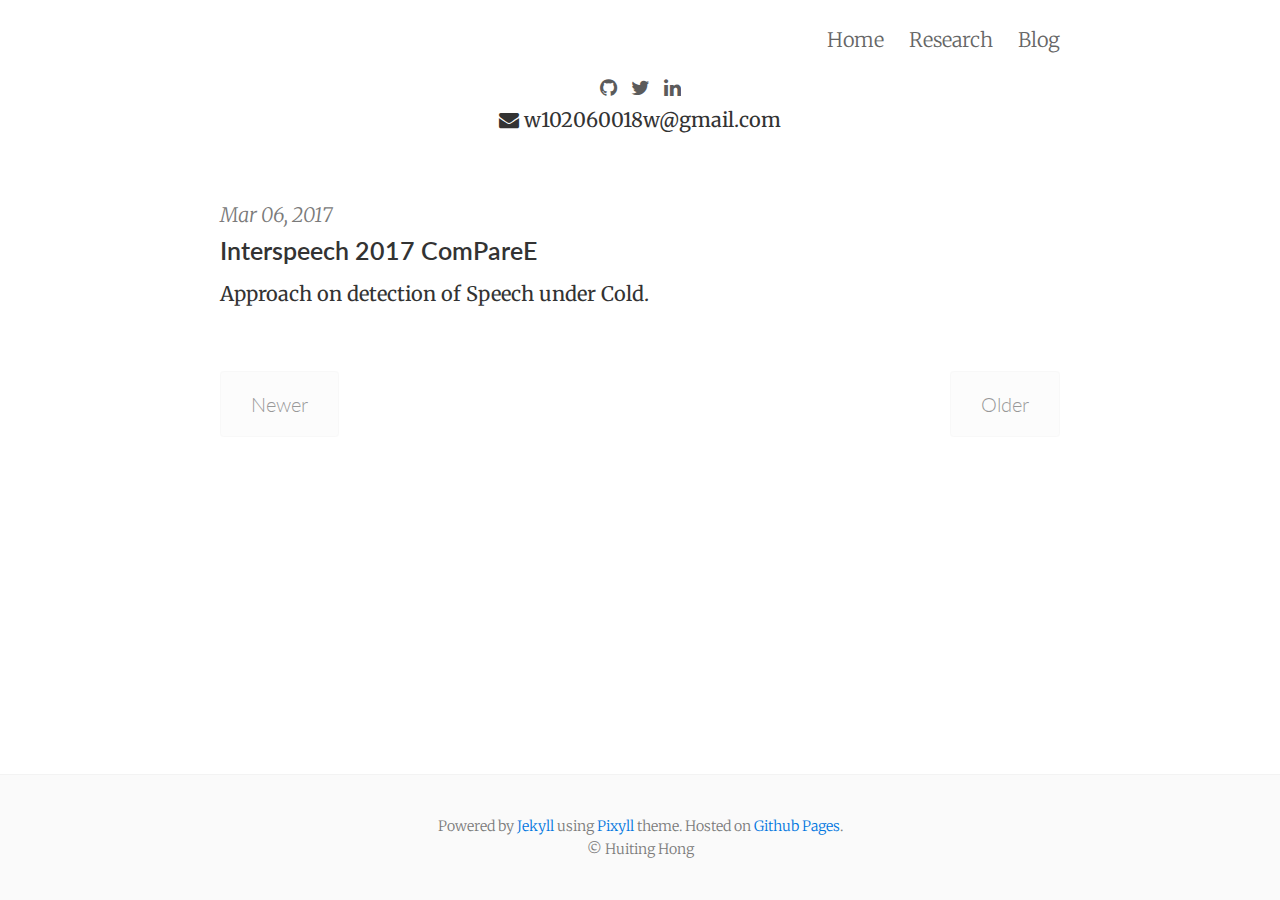
<file: blog/index.html>
<!DOCTYPE html>
<html>
<head>
    <meta charset="utf-8">
    <meta http-equiv="X-UA-Compatible" content="IE=edge">
    <title>Huiting Hong</title>
    <meta name="viewport" content="width=device-width, initial-scale=1">
    <meta name="description" content="Homepage and blog">
    <meta name="author" content="Huiting Hong">
    
    <link rel="canonical" href="https://w102060018w.github.io/blog/">
    <link rel="alternate" type="application/rss+xml" title="RSS Feed for Avi Singh" href="/feed.xml" />

    <!-- Custom CSS -->
    <link rel="stylesheet" href="/css/pixyll.css?201602132020" type="text/css">

    <!-- Fonts -->
    <link href='//fonts.googleapis.com/css?family=Merriweather:900,900italic,300,300italic' rel='stylesheet' type='text/css'>
    <link href='//fonts.googleapis.com/css?family=Lato:900,300' rel='stylesheet' type='text/css'>
    
      <link href="//maxcdn.bootstrapcdn.com/font-awesome/4.4.0/css/font-awesome.min.css" rel="stylesheet">
    

    <!-- Verifications -->
    

    <!-- Open Graph -->
    <!-- From: https://github.com/mmistakes/hpstr-jekyll-theme/blob/master/_includes/head.html -->
    <meta property="og:locale" content="en_US">
    <meta property="og:type" content="article">
    <meta property="og:title" content="Blog">
    <meta property="og:description" content="Homepage and blog">
    <meta property="og:url" content="https://w102060018w.github.io/blog/">
    <meta property="og:site_name" content="Huiting Hong">

    <!-- Twitter Card -->
    <meta name="twitter:card" content="summary" />
    
        <meta name="twitter:site" content="@w102060018w" />
    
    <meta name="twitter:title" content="Blog" />
    <meta name="twitter:description" content="Homepage and blog" />
    <meta name="twitter:url" content="https://w102060018w.github.io/blog/" />

    <!-- Icons -->
    <link rel="apple-touch-icon" sizes="57x57" href="/apple-icon-57x57.png">
    <link rel="apple-touch-icon" sizes="114x114" href="/apple-icon-114x114.png">
    <link rel="apple-touch-icon" sizes="72x72" href="/apple-icon-72x72.png">
    <link rel="apple-touch-icon" sizes="144x144" href="/apple-icon-144x144.png">
    <link rel="apple-touch-icon" sizes="60x60" href="/apple-icon-60x60.png">
    <link rel="apple-touch-icon" sizes="120x120" href="/apple-icon-120x120.png">
    <link rel="apple-touch-icon" sizes="76x76" href="/apple-icon-76x76.png">
    <link rel="apple-touch-icon" sizes="152x152" href="/apple-icon-152x152.png">
    <link rel="apple-touch-icon" sizes="180x180" href="/apple-icon-180x180.png">
    <link rel="icon" type="image/png" href="/favicon-160x160.png" sizes="160x160">
    <link rel="icon" type="image/png" href="/favicon-96x96.png" sizes="96x96">
    <link rel="icon" type="image/png" href="/favicon-16x16.png" sizes="16x16">
    <link rel="icon" type="image/png" href="/favicon-32x32.png" sizes="32x32">

    
    <script type="text/javascript">
      var _gaq = _gaq || [];
      _gaq.push(['_setAccount', 'UA-63278661-1']);
      _gaq.push(['_trackPageview']);
      (function() {
        var ga = document.createElement('script'); ga.type = 'text/javascript'; ga.async = true;
        ga.src = ('https:' == document.location.protocol ? 'https://ssl' : 'http://www') + '.google-analytics.com/ga.js';
        var s = document.getElementsByTagName('script')[0]; s.parentNode.insertBefore(ga, s);
      })();
    </script>
    
</head>

<body class="site">
  <div class="site-wrap">
    <header class="site-header px2 px-responsive">
  <div class="mt2 wrap">
    <div class="measure">
      <a href="https://w102060018w.github.io" class="site-title"></a>
      <nav class="site-nav">
        <a href="/">Home</a>
<a href="/research/">Research</a>
<a href="/blog/">Blog</a>
      </nav>
      <div class="clearfix" ></div>
      
        <div class="social-icons">
  <div class="left">
    
      <a class="fa fa-github" href="https://github.com/w102060018w"></a>
    
    
      <a class="fa fa-twitter" href="https://twitter.com/w102060018w"></a>
    
    
      <a class="fa fa-linkedin" href="https://www.linkedin.com/in/huiting-hong-a591a9129/"></a>
    
    
    
  </div>
  <div class="right">

    
    
    
  </div>
</div>

<div class="clearfix">
    
      <center> <a class="fa fa-envelope" href="mailto:w102060018w@gmail.com"></a> w102060018w@gmail.com <center>
    
</div>

    

      
    </div>
  </div>
</header>


    <div class="post p2 p-responsive wrap" role="main">
      <div class="measure">
        <div class="home">

  <div class="posts">
    
    <!--
      <div class="post py3">
        <p class="post-meta">Jun 20, 2016</p>
        <a href="/retrieval/natural-language-object-retrieval/" class="post-link"><h3 class="h3 post-title">Natural Language Object Retrieval</h3></a>
        <p class="post-summary">
            Ground the object via Natural Language(referring expression)
        </p>
      </div>
     -->
      <div class="post py3">
        <p class="post-meta">Mar 06, 2017</p>
        <a href="/Interspeech_ComPareE_17/" class="post-link"><h3 class="h3 post-title">Interspeech 2017 ComPareE</h3></a>
        <p class="post-summary">
            Approach on detection of Speech under Cold.
        </p>
      </div>
      <!-- <div class="post py3">
        <p class="post-meta">Jun 20, 2016</p>
        <a href="/object_detection/faster_rcnn/" class="post-link"><h3 class="h3 post-title">Video Object Detection using Faster R-CNN</h3></a>
        <p class="post-summary">
            Training faster rcnn on other dataset, such as ImageNet, and use tracker to track frame-by-frame.
        </p>
      </div>
      <div class="post py3">
        <p class="post-meta">May 1, 2016</p>
        <a href="/rl/human-level/" class="post-link"><h3 class="h3 post-title">Human-level control through deep reinforcement learning</h3></a>
        <p class="post-summary">
            Create an agent that is capable of controlling or playing different kind of games.
        </p>
      </div> -->
      </div>
  </div>

  <div class="pagination clearfix mb1 mt4">
  <div class="left">
    
      <span class="pagination-item disabled">Newer</span>
    
  </div>
  <div class="right">
    
      <span class="pagination-item disabled">Older</span>
    
  </div>
</div>

</div>

      </div>
    </div>
  </div>

  <footer class="center">
  <div class="measure">
    <small>
      Powered by <a href="https://jekyllrb.com/">Jekyll</a> using <a href="https://pixyll.com/">Pixyll</a> theme. Hosted on <a href="https://pages.github.com/">Github Pages</a>. <br>
      © Huiting Hong
    </small>
  </div>
</footer>

</body>
</html>
</file>
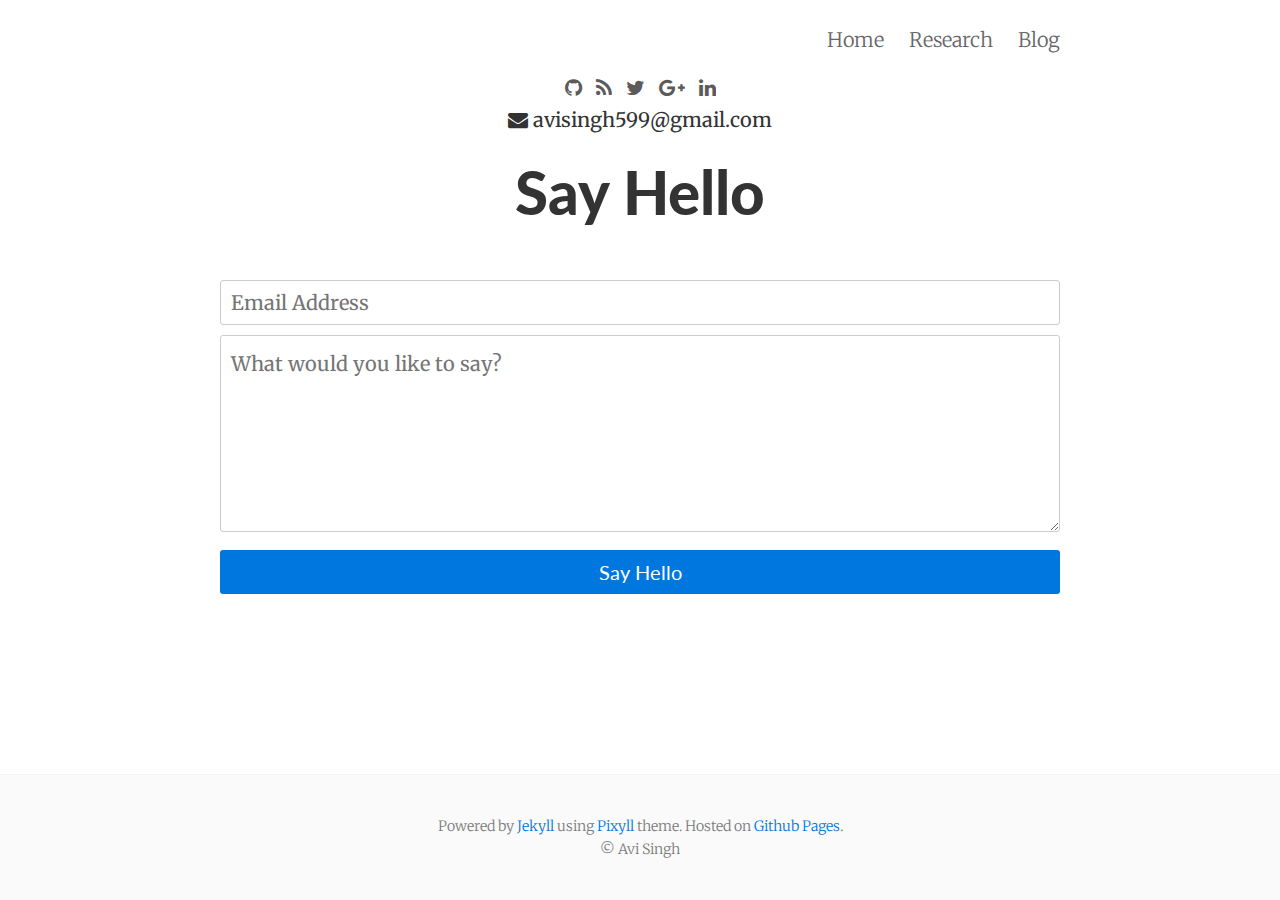
<file: contact/index.html>
<!DOCTYPE html>
<html>
<head>
    <meta charset="utf-8">
    <meta http-equiv="X-UA-Compatible" content="IE=edge">
    <title>Avi Singh</title>
    <meta name="viewport" content="width=device-width, initial-scale=1">
    <meta name="description" content="Homepage and blog">
    <meta name="author" content="Avi Singh">
    
    <link rel="canonical" href="https://avisingh599.github.io/contact/">
    <link rel="alternate" type="application/rss+xml" title="RSS Feed for Avi Singh" href="/feed.xml" />

    <!-- Custom CSS -->
    <link rel="stylesheet" href="/css/pixyll.css?201602132020" type="text/css">

    <!-- Fonts -->
    <link href='//fonts.googleapis.com/css?family=Merriweather:900,900italic,300,300italic' rel='stylesheet' type='text/css'>
    <link href='//fonts.googleapis.com/css?family=Lato:900,300' rel='stylesheet' type='text/css'>
    
      <link href="//maxcdn.bootstrapcdn.com/font-awesome/4.4.0/css/font-awesome.min.css" rel="stylesheet">
    

    <!-- Verifications -->
    

    <!-- Open Graph -->
    <!-- From: https://github.com/mmistakes/hpstr-jekyll-theme/blob/master/_includes/head.html -->
    <meta property="og:locale" content="en_US">
    <meta property="og:type" content="article">
    <meta property="og:title" content="Say Hello">
    <meta property="og:description" content="Homepage and blog">
    <meta property="og:url" content="https://avisingh599.github.io/contact/">
    <meta property="og:site_name" content="Avi Singh">

    <!-- Twitter Card -->
    <meta name="twitter:card" content="summary" />
    
        <meta name="twitter:site" content="@avisingh599" />
    
    <meta name="twitter:title" content="Say Hello" />
    <meta name="twitter:description" content="Homepage and blog" />
    <meta name="twitter:url" content="https://avisingh599.github.io/contact/" />

    <!-- Icons -->
    <link rel="apple-touch-icon" sizes="57x57" href="/apple-icon-57x57.png">
    <link rel="apple-touch-icon" sizes="114x114" href="/apple-icon-114x114.png">
    <link rel="apple-touch-icon" sizes="72x72" href="/apple-icon-72x72.png">
    <link rel="apple-touch-icon" sizes="144x144" href="/apple-icon-144x144.png">
    <link rel="apple-touch-icon" sizes="60x60" href="/apple-icon-60x60.png">
    <link rel="apple-touch-icon" sizes="120x120" href="/apple-icon-120x120.png">
    <link rel="apple-touch-icon" sizes="76x76" href="/apple-icon-76x76.png">
    <link rel="apple-touch-icon" sizes="152x152" href="/apple-icon-152x152.png">
    <link rel="apple-touch-icon" sizes="180x180" href="/apple-icon-180x180.png">
    <link rel="icon" type="image/png" href="/favicon-160x160.png" sizes="160x160">
    <link rel="icon" type="image/png" href="/favicon-96x96.png" sizes="96x96">
    <link rel="icon" type="image/png" href="/favicon-16x16.png" sizes="16x16">
    <link rel="icon" type="image/png" href="/favicon-32x32.png" sizes="32x32">

    
    <script type="text/javascript">
      var _gaq = _gaq || [];
      _gaq.push(['_setAccount', 'UA-63278661-1']);
      _gaq.push(['_trackPageview']);
      (function() {
        var ga = document.createElement('script'); ga.type = 'text/javascript'; ga.async = true;
        ga.src = ('https:' == document.location.protocol ? 'https://ssl' : 'http://www') + '.google-analytics.com/ga.js';
        var s = document.getElementsByTagName('script')[0]; s.parentNode.insertBefore(ga, s);
      })();
    </script>
    
</head>

<body class="site">
  <div class="site-wrap">
    <header class="site-header px2 px-responsive">
  <div class="mt2 wrap">
    <div class="measure">
      <a href="https://avisingh599.github.io" class="site-title"></a>
      <nav class="site-nav">
        <a href="/">Home</a>
<a href="/research/">Research</a>
<a href="/blog/">Blog</a>
      </nav>
      <div class="clearfix" ></div>
      
        <div class="social-icons">
  <div class="left">
    
      <a class="fa fa-github" href="https://github.com/avisingh599"></a>
    
    
    
    <a class="fa fa-rss" href="/feed.xml"></a>
    
      <a class="fa fa-twitter" href="https://twitter.com/avisingh599"></a>
    
    
      <a class="fa fa-google-plus" href="https://plus.google.com/+avisingh599/posts"></a>
    
    
      <a class="fa fa-linkedin" href="https://www.linkedin.com/in/avisingh599"></a>
    
    
    
  </div>
  <div class="right">

    
    
    
  </div>
</div>

<div class="clearfix">
    
      <center> <a class="fa fa-envelope" href="mailto:avisingh599@gmail.com"></a> avisingh599@gmail.com <center>
    
</div>

    

      
    </div>
  </div>
</header>


    <div class="post p2 p-responsive wrap" role="main">
      <div class="measure">
        <div class="post">
  <header class="post-header">
    <h1 class="nomargintop">Say Hello</h1>
  </header>
  <article class="post-content">
  <div class="py2">
  
    <form action="https://formspree.io/avisingh599@gmail.com" method="POST" class="form-stacked">
      <input type="text" name="email" class="field-light" placeholder="Email Address">
      <textarea type="text" name="content" class="field-light" rows="5" placeholder="What would you like to say?"></textarea>
      <input type="hidden" name="_next" value="/thanks/" />
      <input type="hidden" name="_subject" value="New submission!" />
      <input type="text" name="_gotcha" style="display:none" />
      <input type="submit" class="button button-blue button-big mobile-block" value="Say Hello">
    </form>
  
</div>



  </article>
</div>

      </div>
    </div>
  </div>

  <footer class="center">
  <div class="measure">
    <small>
      Powered by <a href="https://jekyllrb.com/">Jekyll</a> using <a href="https://pixyll.com/">Pixyll</a> theme. Hosted on <a href="https://pages.github.com/">Github Pages</a>. <br>
      © Avi Singh
    </small>
  </div>
</footer>

</body>
</html>
</file>
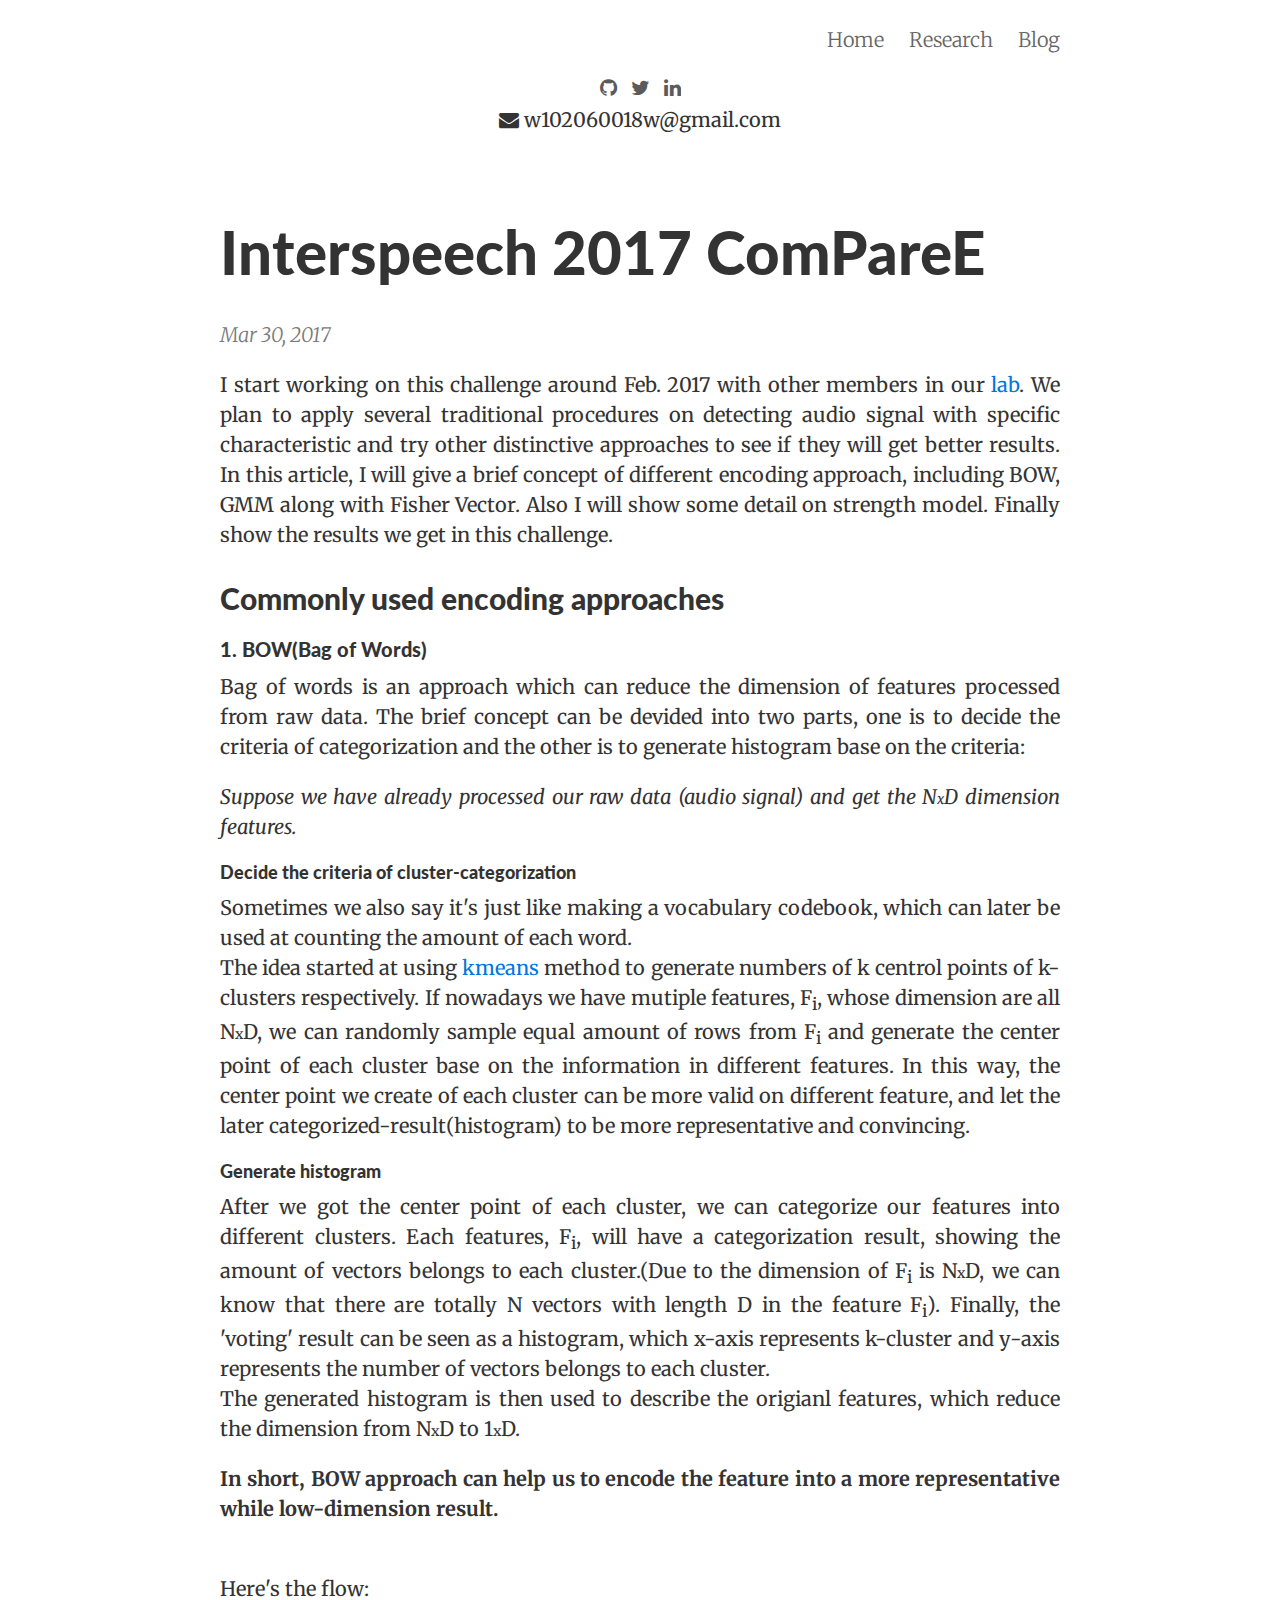
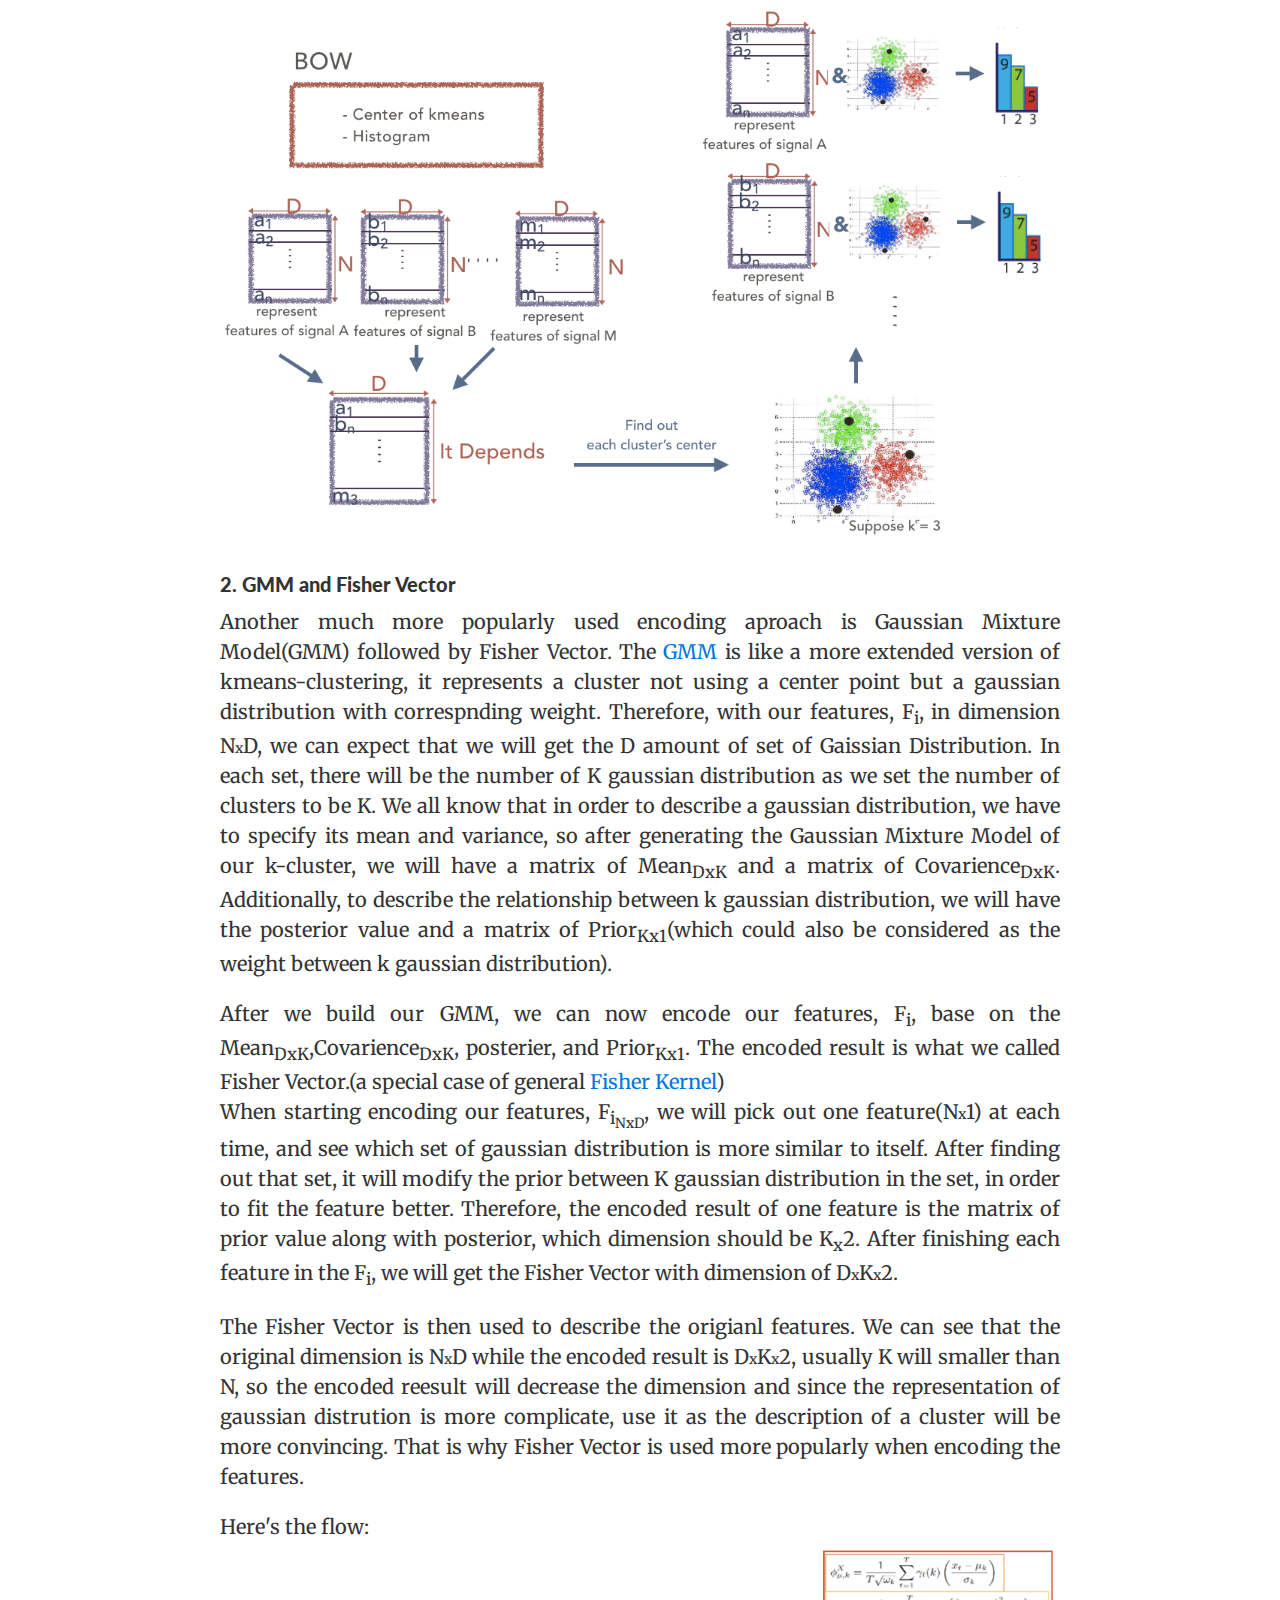
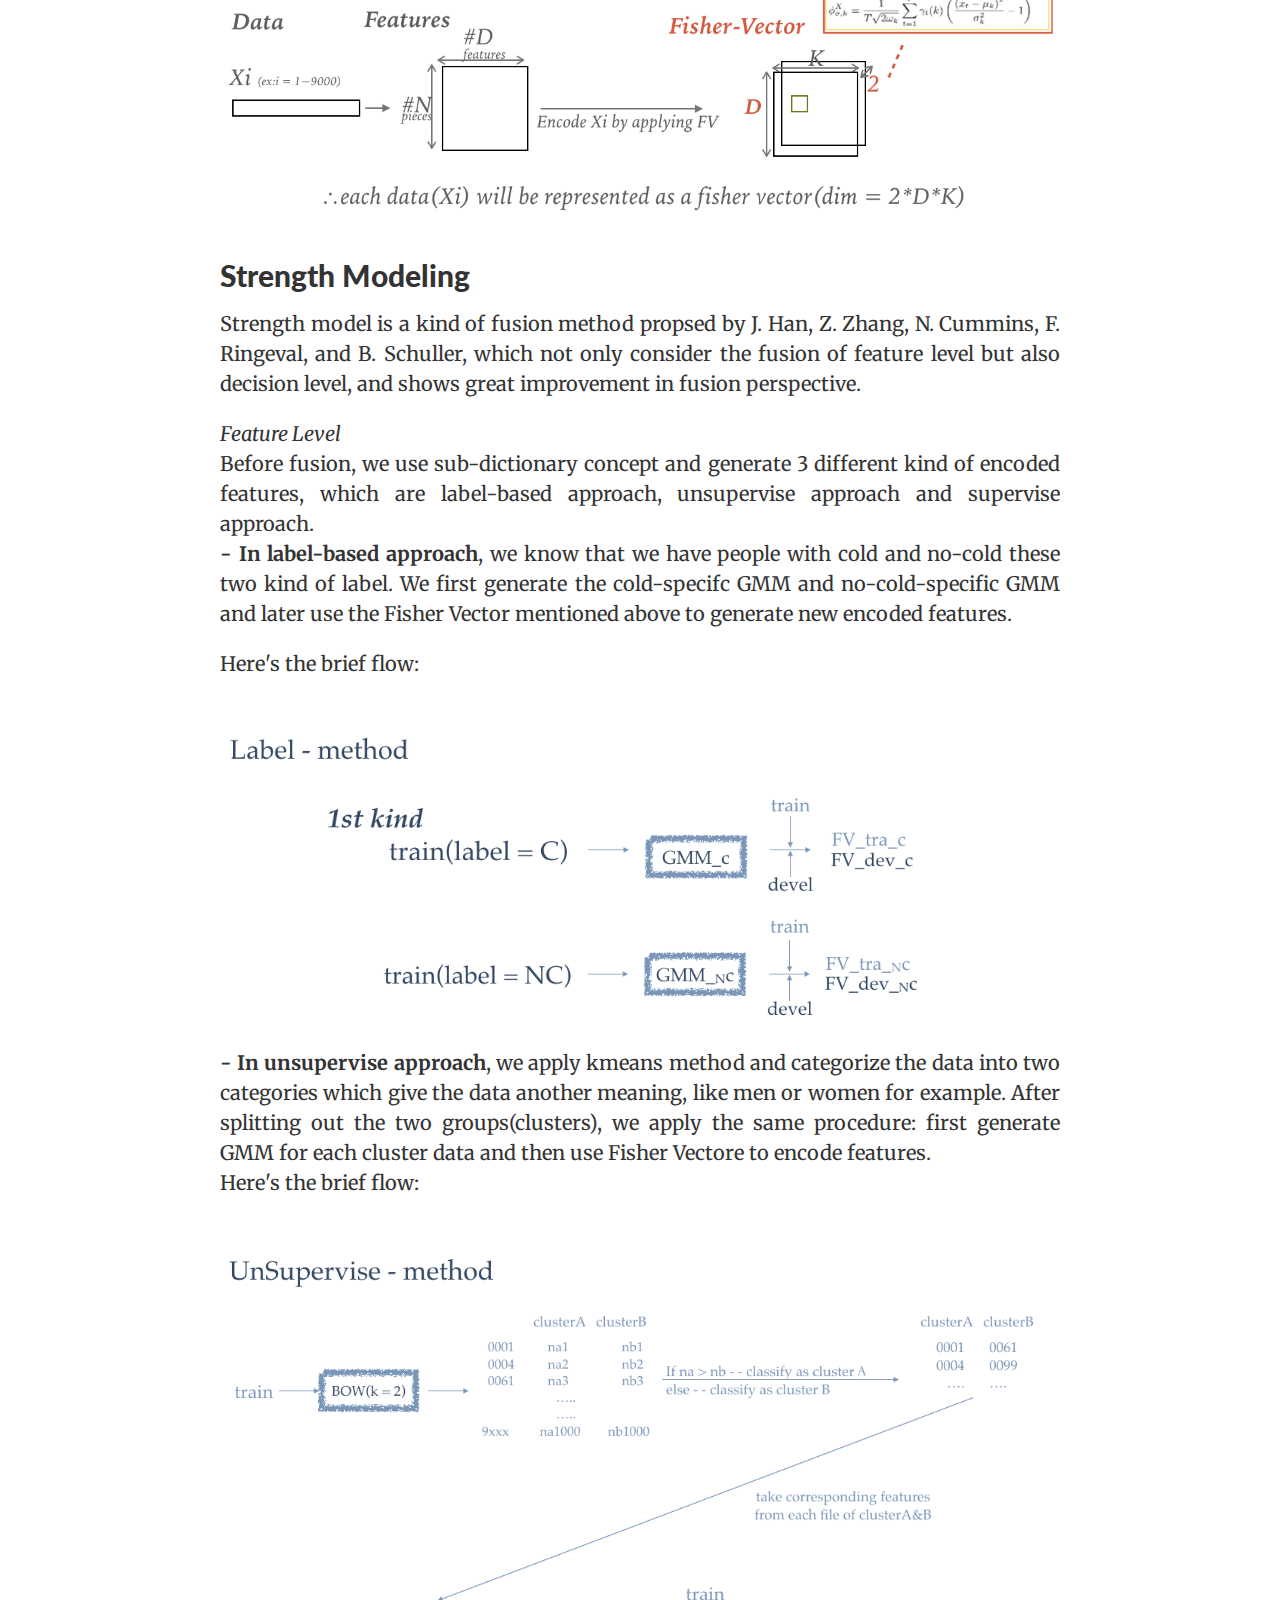
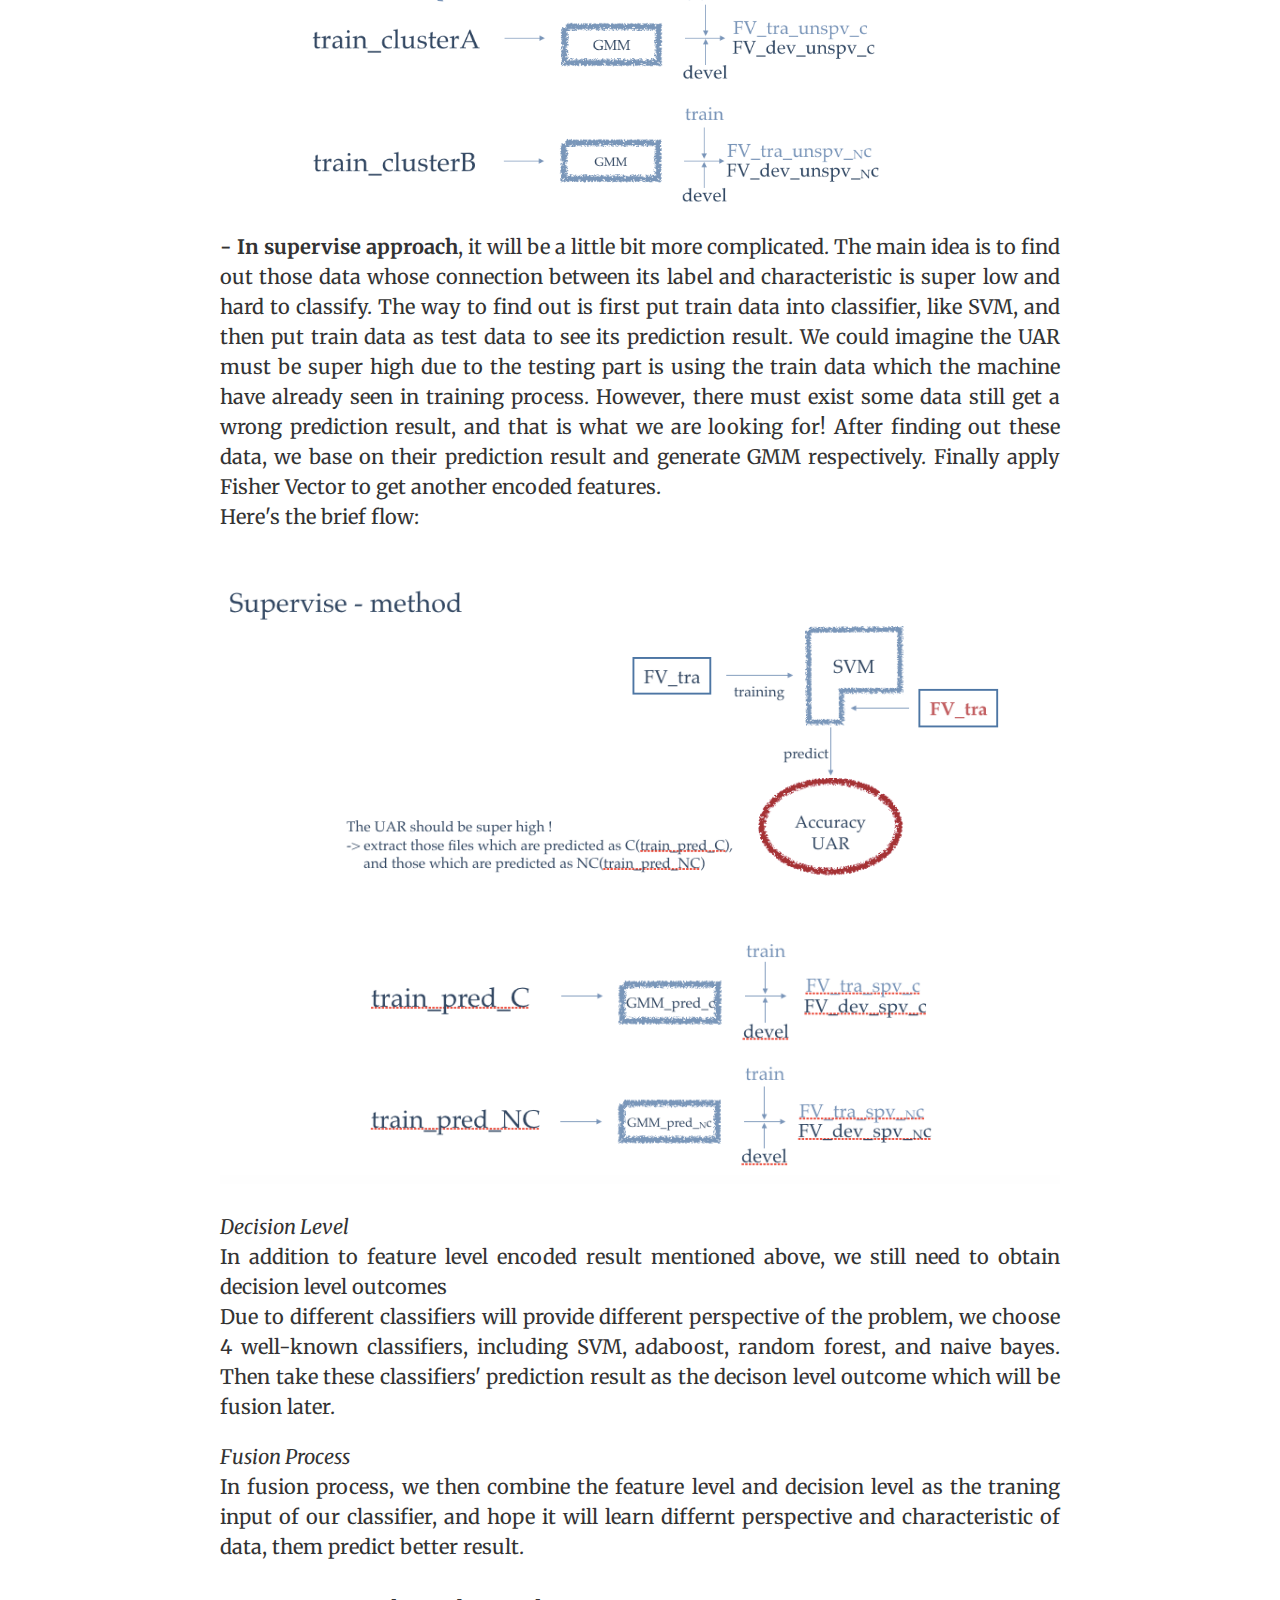
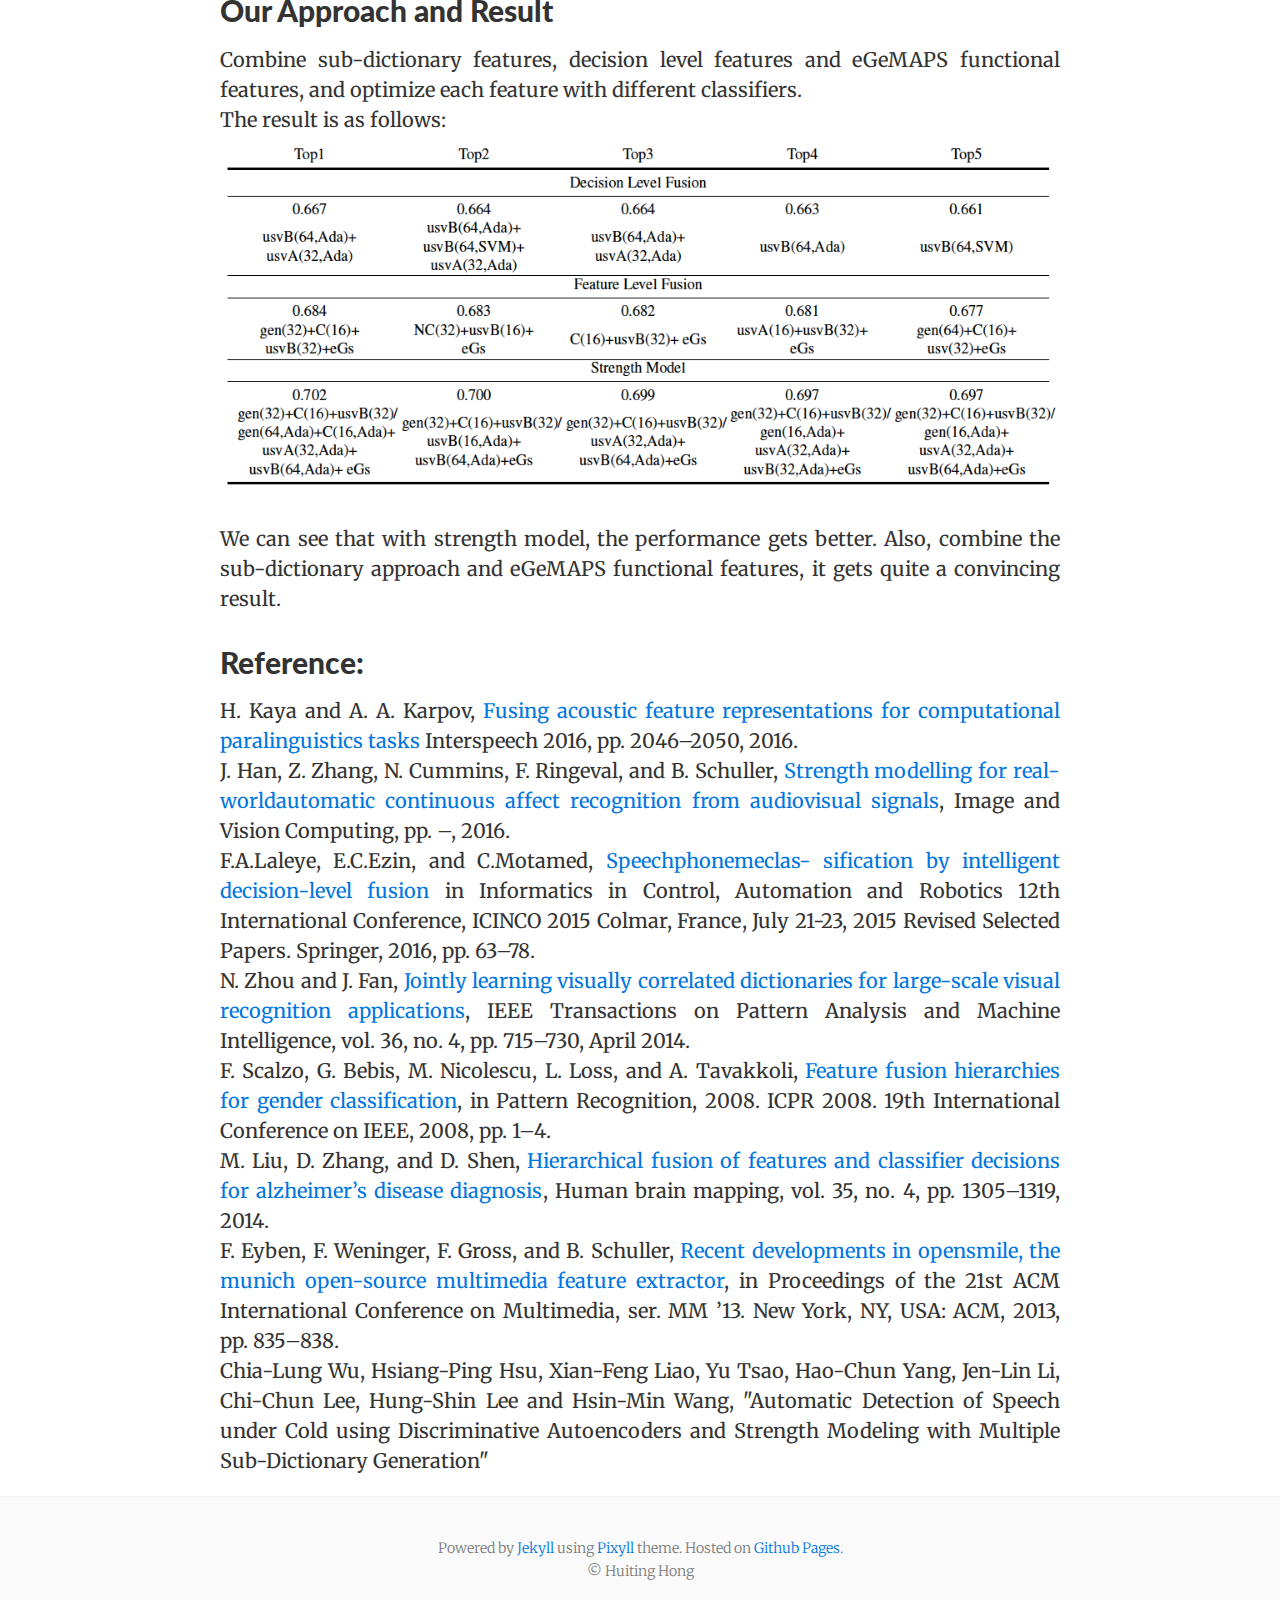
<file: Interspeech_ComPareE_17/index.html>
<!DOCTYPE html>
<html>
<head>
    <meta charset="utf-8">
    <meta http-equiv="X-UA-Compatible" content="IE=edge">
    <title>Huiting Hong</title>
    <meta name="viewport" content="width=device-width, initial-scale=1">
    <meta name="description" content="Homepage and blog">
    <meta name="author" content="Huiting Hong">
    
    <link rel="canonical" href="https://w102060018w.github.io/blog/">
    <link rel="alternate" type="application/rss+xml" title="RSS Feed for Avi Singh" href="/feed.xml" />

    <!-- Custom CSS -->
    <link rel="stylesheet" href="/css/pixyll.css?201602132020" type="text/css">

    <!-- Fonts -->
    <link href='//fonts.googleapis.com/css?family=Merriweather:900,900italic,300,300italic' rel='stylesheet' type='text/css'>
    <link href='//fonts.googleapis.com/css?family=Lato:900,300' rel='stylesheet' type='text/css'>
    
      <link href="//maxcdn.bootstrapcdn.com/font-awesome/4.4.0/css/font-awesome.min.css" rel="stylesheet">
    

    <!-- Verifications -->
    

    <!-- Open Graph -->
    <!-- From: https://github.com/mmistakes/hpstr-jekyll-theme/blob/master/_includes/head.html -->
    <meta property="og:locale" content="en_US">
    <meta property="og:type" content="article">
    <meta property="og:title" content="Blog">
    <meta property="og:description" content="Homepage and blog">
    <meta property="og:url" content="https://w102060018w.github.io/blog/">
    <meta property="og:site_name" content="Huiting Hong">

    <!-- Twitter Card -->
    <meta name="twitter:card" content="summary" />
    
        <meta name="twitter:site" content="@w102060018w" />
    
    <meta name="twitter:title" content="Blog" />
    <meta name="twitter:description" content="Homepage and blog" />
    <meta name="twitter:url" content="https://w102060018w.github.io/blog/" />

    <!-- Icons -->
    <link rel="apple-touch-icon" sizes="57x57" href="/apple-icon-57x57.png">
    <link rel="apple-touch-icon" sizes="114x114" href="/apple-icon-114x114.png">
    <link rel="apple-touch-icon" sizes="72x72" href="/apple-icon-72x72.png">
    <link rel="apple-touch-icon" sizes="144x144" href="/apple-icon-144x144.png">
    <link rel="apple-touch-icon" sizes="60x60" href="/apple-icon-60x60.png">
    <link rel="apple-touch-icon" sizes="120x120" href="/apple-icon-120x120.png">
    <link rel="apple-touch-icon" sizes="76x76" href="/apple-icon-76x76.png">
    <link rel="apple-touch-icon" sizes="152x152" href="/apple-icon-152x152.png">
    <link rel="apple-touch-icon" sizes="180x180" href="/apple-icon-180x180.png">
    <link rel="icon" type="image/png" href="/favicon-160x160.png" sizes="160x160">
    <link rel="icon" type="image/png" href="/favicon-96x96.png" sizes="96x96">
    <link rel="icon" type="image/png" href="/favicon-16x16.png" sizes="16x16">
    <link rel="icon" type="image/png" href="/favicon-32x32.png" sizes="32x32">

    
    <script type="text/javascript">
      var _gaq = _gaq || [];
      _gaq.push(['_setAccount', 'UA-63278661-1']);
      _gaq.push(['_trackPageview']);
      (function() {
        var ga = document.createElement('script'); ga.type = 'text/javascript'; ga.async = true;
        ga.src = ('https:' == document.location.protocol ? 'https://ssl' : 'http://www') + '.google-analytics.com/ga.js';
        var s = document.getElementsByTagName('script')[0]; s.parentNode.insertBefore(ga, s);
      })();
    </script>
    
</head>

<body class="site">
  <div class="site-wrap">
    <header class="site-header px2 px-responsive">
  <div class="mt2 wrap">
    <div class="measure">
      <a href="https://w102060018w.github.io" class="site-title"></a>
      <nav class="site-nav">
        <a href="/">Home</a>
<a href="/research/">Research</a>
<a href="/blog/">Blog</a>
      </nav>
      <div class="clearfix" ></div>
      
        <div class="social-icons">
  <div class="left">
    
      <a class="fa fa-github" href="https://github.com/w102060018w"></a>
    
    
      <a class="fa fa-twitter" href="https://twitter.com/w102060018w"></a>
    
    
      <a class="fa fa-linkedin" href="https://www.linkedin.com/in/huiting-hong-a591a9129/"></a>
    
    
    
  </div>
  <div class="right">

    
    
    
  </div>
</div>

<div class="clearfix">
    
      <center> <a class="fa fa-envelope" href="mailto:w102060018w@gmail.com"></a> w102060018w@gmail.com <center>
    
</div>

    

      
    </div>
  </div>
</header>


    <div class="post p2 p-responsive wrap" role="main">
      <div class="measure">
        


<div class="post-header mb2">
  <h1>Interspeech 2017 ComPareE<Down></h1>
  <span class="post-meta">Mar 30, 2017</span><br>
<!--   <span class="post-meta small">
    Basic concept on 
  </span> -->
</div>

<article class="post-content">
  <script type="text/javascript" src="http://cdn.mathjax.org/mathjax/latest/MathJax.js?config=TeX-AMS-MML_HTMLorMML"></script>


<p>I start working on this challenge around Feb. 2017 with other members in our <a href="http://biic.ee.nthu.edu.tw/">lab</a>. We plan to apply several traditional procedures on detecting audio signal with specific characteristic and try other distinctive approaches to see if they will get better results. In this article, I will give a brief concept of different encoding approach, including BOW, GMM along with Fisher Vector. Also I will show some detail on strength model. Finally show the results we get in this challenge. </p>

<h2>Commonly used encoding approaches</h2>
<h4>1. BOW(Bag of Words)</h4>
<p>Bag of words is an approach which can reduce the dimension of features processed from raw data. The brief concept can be devided into two parts, one is to decide the criteria of categorization and the other is to generate histogram base on the criteria:</br><p>
<p><i>Suppose we have already processed our raw data (audio signal) and get the N<small>x</small>D dimension features.</i></p>  
<h5>Decide the criteria of cluster-categorization</h5>
<p>
Sometimes we also say it's just like making a vocabulary codebook, which can later be used at counting the amount of each word.<br/> 
The idea started at using <a href="https://www.wikiwand.com/en/K-means_clustering">kmeans</a> method to generate numbers of k centrol points of k-clusters respectively. If nowadays we have mutiple features, F<sub>i</sub>, whose dimension are all N<small>x</small>D, we can randomly sample equal amount of rows from F<sub>i</sub> and generate the center point of each cluster base on the information in different features. In this way, the center point we create of each cluster can be more valid on different feature, and let the later categorized-result(histogram) to be more representative and convincing.</p>
<h5>Generate histogram</h5>
<p>
After we got the center point of each cluster, we can categorize our features into different clusters. Each features, F<sub>i</sub>, will have a categorization result, showing the amount of vectors belongs to each cluster.(Due to the dimension of F<sub>i</sub> is N<small>x</small>D, we can know that there are totally N vectors with length D in the feature F<sub>i</sub>). Finally, the 'voting' result can be seen as a histogram, which x-axis represents k-cluster and y-axis represents the number of vectors belongs to each cluster.</br>
The generated histogram is then used to describe the origianl features, which reduce the dimension from N<small>x</small>D to 1<small>x</small>D. </br></p>
<p><b>In short, BOW approach can help us to encode the feature into a more representative while low-dimension result.</b></p>
</br>
Here's the flow:</br>
<img src="/images/Interspeech_2017/BOW.png" alt="model-nlor" /></br>


<h4>2. GMM and Fisher Vector</h4>
<p>Another much more popularly used encoding aproach is Gaussian Mixture Model(GMM) followed by Fisher Vector. The <a href="https://www.wikiwand.com/en/Mixture_model">GMM</a> is like a more extended version of kmeans-clustering, it represents a cluster not using a center point but a gaussian distribution with correspnding weight. Therefore, with our features, F<sub>i</sub>, in dimension N<small>x</small>D, we can expect that we will get the D amount of set of Gaissian Distribution. In each set, there will be the number of K gaussian distribution as we set the number of clusters to be K. We all know that in order to describe a gaussian distribution, we have to specify its mean and variance, so after generating the Gaussian Mixture Model of our k-cluster, we will have a matrix of Mean<sub>DxK</sub> and a matrix of Covarience<sub>DxK</sub>. Additionally, to describe the relationship between k gaussian distribution, we will have the posterior value and a matrix of Prior<sub>Kx1</sub>(which could also be considered as the weight between k gaussian distribution).</br></p>
<p>After we build our GMM, we can now encode our features, F<sub>i</sub>, base on the Mean<sub>DxK</sub>,Covarience<sub>DxK</sub>, posterier, and Prior<sub>Kx1</sub>. The encoded result is what we called Fisher Vector.(a special case of general <a href = "https://www.wikiwand.com/en/Fisher_kernel">Fisher Kernel</a>)</br>
When starting encoding our features, F<sub>i<sub>NxD</sub></sub>, we will pick out one feature(N<small>x</small>1) at each time, and see which set of gaussian distribution is more similar to itself. After finding out that set, it will modify the prior between K gaussian distribution in the set, in order to fit the feature better. Therefore, the encoded result of one feature is the matrix of prior value along with posterior, which dimension should be K<sub>x</sub>2. After finishing each feature in the F<sub>i</sub>, we will get the Fisher Vector with dimension of D<small>x</small>K<small>x</small>2.</br>

<p>The Fisher Vector is then used to describe the origianl features. We can see that the original dimension is N<small>x</small>D while the encoded result is D<small>x</small>K<small>x</small>2, usually K will smaller than N, so the encoded reesult will decrease the dimension and since the representation of gaussian distrution is more complicate, use it as the description of a cluster will be more convincing. That is why Fisher Vector is used more popularly when encoding the features.</br></p>
Here's the flow:</br>
<img src="/images/Interspeech_2017/FV.png" alt="model-nlor" />

<h2>Strength Modeling</h2>
<p> Strength model is a kind of fusion method propsed by J. Han, Z. Zhang, N. Cummins, F. Ringeval, and
B. Schuller, which not only consider the fusion of feature level but also decision level, and shows great improvement in fusion perspective.</br></p>
<p><i>Feature Level</i></br>
Before fusion, we use sub-dictionary concept and generate 3 different kind of encoded features, which are label-based approach, unsupervise approach and supervise approach.</br> 
<b>- In label-based approach</b>, we know that we have people with cold and no-cold these two kind of label. We first generate the cold-specifc GMM and no-cold-specific GMM and later use the Fisher Vector mentioned above to generate new encoded features.</br>
<p>Here's the brief flow:</p></br>
<img src="/images/Interspeech_2017/StrengthModel_label.png" alt="model-nlor" /></br>
<b>- In unsupervise approach</b>, we apply kmeans method and categorize the data into two categories which give the data another meaning, like men or women for example. After splitting out the two groups(clusters), we apply the same procedure: first generate GMM for each cluster data and then use Fisher Vectore to encode features.</br>
<p>Here's the brief flow:</p></br>
<img src="/images/Interspeech_2017/StrengthModel_unspv.png" alt="model-nlor" /></br>
<b>- In supervise approach</b>, it will be a little bit more complicated. The main idea is to find out those data whose connection between its label and characteristic is super low and hard to classify. The way to find out is first put train data into classifier, like SVM, and then put train data as test data to see its prediction result. We could imagine the UAR must be super high due to the testing part is using the train data which the machine have already seen in training process. However, there must exist some data still get a wrong prediction result, and that is what we are looking for! After finding out these data, we base on their prediction result and generate GMM respectively. Finally apply Fisher Vector to get another encoded features.</br>
<p>Here's the brief flow:</p></br>
<img src="/images/Interspeech_2017/StrengthModel_spv.png" alt="model-nlor" /></br></p>

<p><i>Decision Level</i></br>
In addition to feature level encoded result mentioned above, we still need to obtain decision level outcomes</br>
Due to different classifiers will provide different perspective of the problem, we choose 4 well-known classifiers, including SVM, adaboost, random forest, and naive bayes. Then take these classifiers' prediction result as the decison level outcome which will be fusion later.</p>

<p><i>Fusion Process</i></br>
In fusion process, we then combine the feature level and decision level as the traning input of our classifier, and hope it will learn differnt perspective and characteristic of data, them predict better result.</p>

<h2>Our Approach and Result</h2>
<p>Combine sub-dictionary features, decision level features and eGeMAPS functional features, and optimize each feature with different classifiers.</br>
The result is as follows:</br>
<img src="/images/Interspeech_2017/Final_result.png" alt="model-nlor" /></br></p>
We can see that with strength model, the performance gets better. Also, combine the sub-dictionary approach and eGeMAPS functional features, it gets quite a convincing result.


<!-- 
Here's the illustration: </p>
<p><img src="/images/retrieval/illustration.png" alt="illustration" /></p>
<p>The blue box represents the ground truth, while the yellow stands for positive recall, red for negative recall.</p>

<h2>Overview:</h2>
<ol>
  <li>Natural Language Object Retrieval </li>
  <li>Grounding with supervised training + multi-task loss</li>
  <li>Grounding + region proposal network</li>
</ol>

<h4>1. Natural Language Object Retrieval, inspired by <a href="http://arxiv.org/abs/1511.04164">Ronghang Hu's work</a></h4>
<p>This work was appeared in cvpr 2016. It extend the previous work, <a href="https://arxiv.org/abs/1411.4389">LRCN</a>, use 
the same way to generate caption. Compare the predicted caption with the query, and find the most related one. I call the whole 
process "reconstruction", which means that the model try to reconstruct back the query based on the bbox feature.</br>
Here's the model:</br>
<img src="/images/retrieval/natural-language-object-retrieval-model.png" alt="model-nlor" />
Noted that the model generate the caption not onlt based on the bbox feature, but also on the context feature, though it's a relatively
 naive way to use the context information. The paper also mentions the w/o context feature perormance:</br>
<img src="/images/retrieval/exp.png" alt="exp-nlor" /></p>

<h4>2. Grounding with supervised training + multi-task loss, inspired by <a href="https://arxiv.org/abs/1511.03745">
    Anna Rohrbach's work</a></h4>
<p>This work is from the same team of UC Berkeley. It extends the work to three different models, unsupervised, semi-supervised, and 
fully supervised model. Basically, it also uses the concept of reconstruction and combine it with a more direct way: directly choose
 the most related region. Furthermore, in the unsupervised model, they also use the attention mechanism, which is used heavily in 
 image caption task.<\br>
Here, I modified the fully supervised method with an extra reconstruction loss. This make the whole model become like a multi-task 
model, which increase the performance about 2%! The following is what the model look like:<\br>
<img src="/images/retrieval/model2.png" alt="model2" />
</p>

<h2>Acknowledgement:</h2>
<p>This work is done during my Umbo CV internship. Thanks to all the umbots that fulfills my summer internship. Umbo CV really 
provides a comfortable environment for coders. I truely enjoy the life there. :)
</p>
-->
<h2>Reference:</h2>
H. Kaya and A. A. Karpov, <a href = "https://www.researchgate.net/publication/307889338_Fusing_Acoustic_Feature_Representations_for_Computational_Paralinguistics_Tasks" >Fusing acoustic feature representations for computational paralinguistics tasks</a> Interspeech 2016, pp. 2046–2050, 2016.<br>
J. Han, Z. Zhang, N. Cummins, F. Ringeval, and B. Schuller, <a href = "http://www.sciencedirect.com/science/article/pii/S0262885616302177"> Strength modelling for real-worldautomatic continuous affect recognition from audiovisual signals</a>, Image and Vision Computing, pp. –, 2016.</br>
F.A.Laleye, E.C.Ezin, and C.Motamed, <a href = "https://link.springer.com/chapter/10.1007/978-3-319-31898-1_4">Speechphonemeclas- sification by intelligent decision-level fusion</a> in Informatics in Control, Automation and Robotics 12th International Conference, ICINCO 2015 Colmar, France, July 21-23, 2015 Revised Selected Papers. Springer, 2016, pp. 63–78.</a></br>
N. Zhou and J. Fan, <a href = "http://ieeexplore.ieee.org/document/6616553/"> Jointly learning visually correlated dictionaries for large-scale visual recognition applications</a>, IEEE Transactions on Pattern Analysis and Machine Intelligence, vol. 36, no. 4, pp. 715–730, April 2014.</br>
F. Scalzo, G. Bebis, M. Nicolescu, L. Loss, and A. Tavakkoli, <a href = "https://www.cse.unr.edu/~bebis/FabienICPR08.pdf"> Feature fusion hierarchies for gender classification</a>, in Pattern Recognition, 2008. ICPR 2008. 19th International Conference on IEEE, 2008, pp. 1–4.</br>
M. Liu, D. Zhang, and D. Shen, <a href = "https://www.ncbi.nlm.nih.gov/pubmed/23417832"> Hierarchical fusion of features and classifier decisions for alzheimer’s disease diagnosis</a>, Human brain mapping, vol. 35, no. 4, pp. 1305–1319, 2014.</br>
F. Eyben, F. Weninger, F. Gross, and B. Schuller,<a href = "http://doi.acm.org/10.1145/2502081.2502224"> Recent developments in opensmile, the munich open-source multimedia feature extractor</a>, in Proceedings of the 21st ACM International Conference on Multimedia, ser. MM ’13. New York, NY, USA: ACM, 2013, pp. 835–838.</br>
Chia-Lung Wu, Hsiang-Ping Hsu, Xian-Feng Liao, Yu Tsao, Hao-Chun Yang, Jen-Lin Li, Chi-Chun Lee, Hung-Shin Lee and Hsin-Min Wang, "Automatic Detection of Speech under Cold using Discriminative Autoencoders and Strength Modeling with Multiple Sub-Dictionary Generation"</br>


</article>

  <div id="disqus_thread"></div>
  <script type="text/javascript">
    var disqus_shortname  = 'http-w102060018w-github-io';
    var disqus_identifier = '/Interspeech_ComPareE_17';
    var disqus_title      = '';
    (function() {
      var dsq = document.createElement('script'); dsq.type = 'text/javascript'; dsq.async = true;
      dsq.src = '//' + disqus_shortname + '.disqus.com/embed.js';
      (document.getElementsByTagName('head')[0] || document.getElementsByTagName('body')[0]).appendChild(dsq);
    })();
  </script>
  <noscript>Please enable JavaScript to view the <a href="http://disqus.com/?ref_noscript">comments powered by Disqus.</a></noscript>



      </div>
    </div>
  </div>

  <footer class="center">
  <div class="measure">
    <small>
      Powered by <a href="https://jekyllrb.com/">Jekyll</a> using <a href="https://pixyll.com/">Pixyll</a> theme. Hosted on <a href="https://pages.github.com/">Github Pages</a>. <br>
      © Huiting Hong
    </small>
  </div>
</footer>

</body>
</html>
</file>
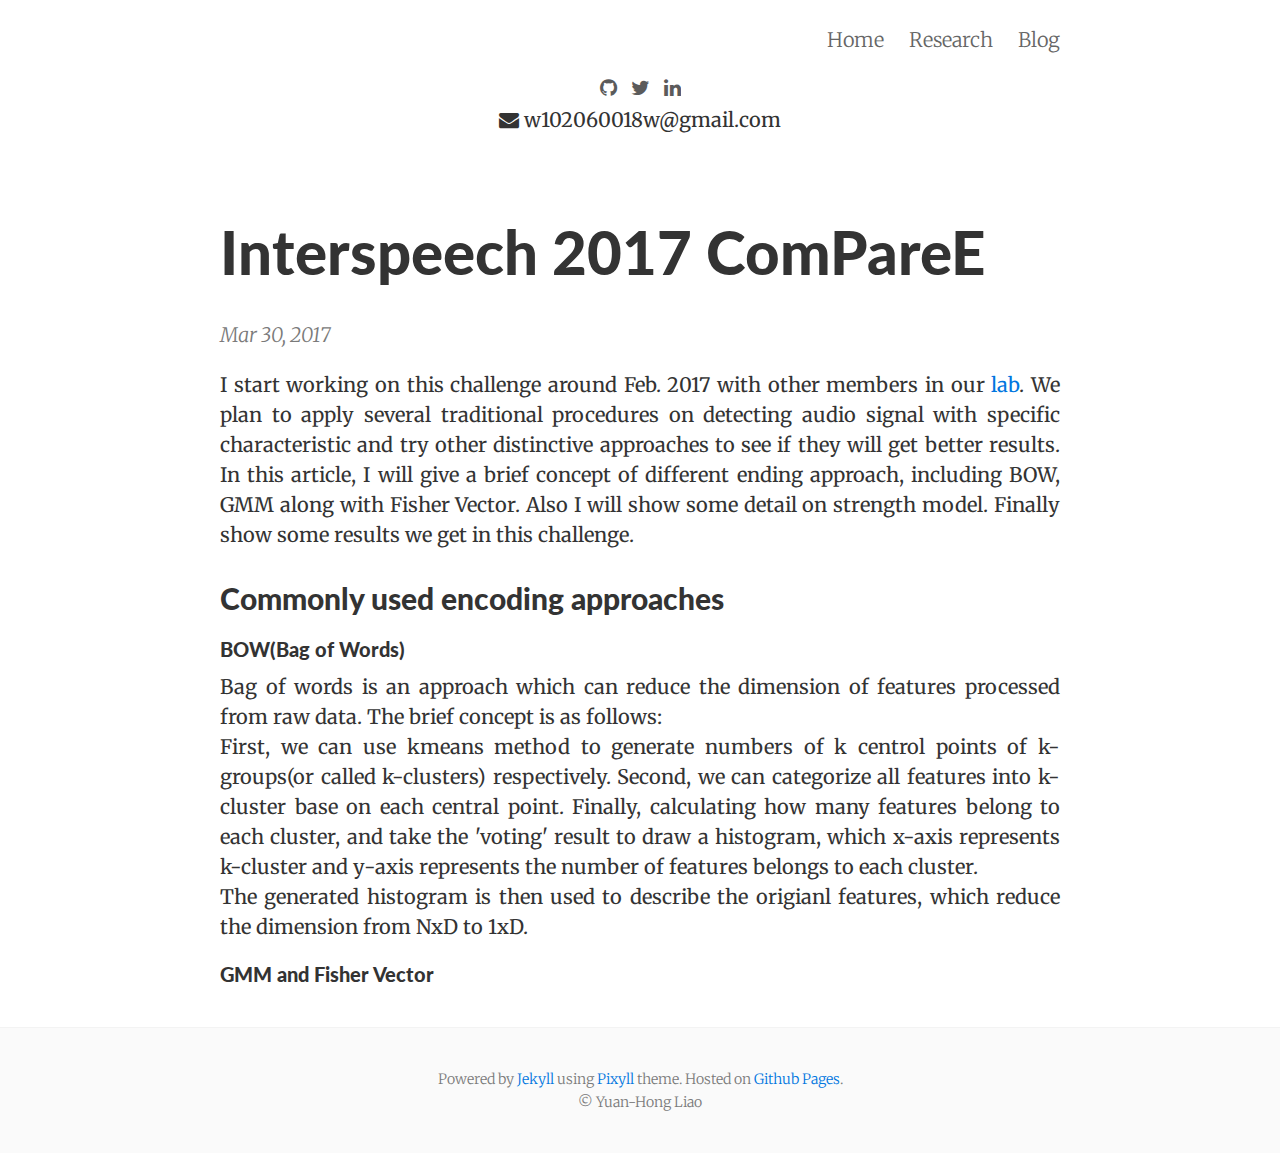
<file: Neural_Style_transfer/index.html>
<!DOCTYPE html>
<html>
<head>
    <meta charset="utf-8">
    <meta http-equiv="X-UA-Compatible" content="IE=edge">
    <title>Huiting Hong</title>
    <meta name="viewport" content="width=device-width, initial-scale=1">
    <meta name="description" content="Homepage and blog">
    <meta name="author" content="Huiting Hong">
    
    <link rel="canonical" href="https://w102060018w.github.io/blog/">
    <link rel="alternate" type="application/rss+xml" title="RSS Feed for Avi Singh" href="/feed.xml" />

    <!-- Custom CSS -->
    <link rel="stylesheet" href="/css/pixyll.css?201602132020" type="text/css">

    <!-- Fonts -->
    <link href='//fonts.googleapis.com/css?family=Merriweather:900,900italic,300,300italic' rel='stylesheet' type='text/css'>
    <link href='//fonts.googleapis.com/css?family=Lato:900,300' rel='stylesheet' type='text/css'>
    
      <link href="//maxcdn.bootstrapcdn.com/font-awesome/4.4.0/css/font-awesome.min.css" rel="stylesheet">
    

    <!-- Verifications -->
    

    <!-- Open Graph -->
    <!-- From: https://github.com/mmistakes/hpstr-jekyll-theme/blob/master/_includes/head.html -->
    <meta property="og:locale" content="en_US">
    <meta property="og:type" content="article">
    <meta property="og:title" content="Blog">
    <meta property="og:description" content="Homepage and blog">
    <meta property="og:url" content="https://w102060018w.github.io/blog/">
    <meta property="og:site_name" content="Huiting Hong">

    <!-- Twitter Card -->
    <meta name="twitter:card" content="summary" />
    
        <meta name="twitter:site" content="@w102060018w" />
    
    <meta name="twitter:title" content="Blog" />
    <meta name="twitter:description" content="Homepage and blog" />
    <meta name="twitter:url" content="https://w102060018w.github.io/blog/" />

    <!-- Icons -->
    <link rel="apple-touch-icon" sizes="57x57" href="/apple-icon-57x57.png">
    <link rel="apple-touch-icon" sizes="114x114" href="/apple-icon-114x114.png">
    <link rel="apple-touch-icon" sizes="72x72" href="/apple-icon-72x72.png">
    <link rel="apple-touch-icon" sizes="144x144" href="/apple-icon-144x144.png">
    <link rel="apple-touch-icon" sizes="60x60" href="/apple-icon-60x60.png">
    <link rel="apple-touch-icon" sizes="120x120" href="/apple-icon-120x120.png">
    <link rel="apple-touch-icon" sizes="76x76" href="/apple-icon-76x76.png">
    <link rel="apple-touch-icon" sizes="152x152" href="/apple-icon-152x152.png">
    <link rel="apple-touch-icon" sizes="180x180" href="/apple-icon-180x180.png">
    <link rel="icon" type="image/png" href="/favicon-160x160.png" sizes="160x160">
    <link rel="icon" type="image/png" href="/favicon-96x96.png" sizes="96x96">
    <link rel="icon" type="image/png" href="/favicon-16x16.png" sizes="16x16">
    <link rel="icon" type="image/png" href="/favicon-32x32.png" sizes="32x32">

    
    <script type="text/javascript">
      var _gaq = _gaq || [];
      _gaq.push(['_setAccount', 'UA-63278661-1']);
      _gaq.push(['_trackPageview']);
      (function() {
        var ga = document.createElement('script'); ga.type = 'text/javascript'; ga.async = true;
        ga.src = ('https:' == document.location.protocol ? 'https://ssl' : 'http://www') + '.google-analytics.com/ga.js';
        var s = document.getElementsByTagName('script')[0]; s.parentNode.insertBefore(ga, s);
      })();
    </script>
    
</head>

<body class="site">
  <div class="site-wrap">
    <header class="site-header px2 px-responsive">
  <div class="mt2 wrap">
    <div class="measure">
      <a href="https://w102060018w.github.io" class="site-title"></a>
      <nav class="site-nav">
        <a href="/">Home</a>
<a href="/research/">Research</a>
<a href="/blog/">Blog</a>
      </nav>
      <div class="clearfix" ></div>
      
        <div class="social-icons">
  <div class="left">
    
      <a class="fa fa-github" href="https://github.com/w102060018w"></a>
    
    
      <a class="fa fa-twitter" href="https://twitter.com/w102060018w"></a>
    
    
      <a class="fa fa-linkedin" href="https://www.linkedin.com/in/huiting-hong-a591a9129/"></a>
    
    
    
  </div>
  <div class="right">

    
    
    
  </div>
</div>

<div class="clearfix">
    
      <center> <a class="fa fa-envelope" href="mailto:w102060018w@gmail.com"></a> w102060018w@gmail.com <center>
    
</div>

    

      
    </div>
  </div>
</header>


    <div class="post p2 p-responsive wrap" role="main">
      <div class="measure">
        


<div class="post-header mb2">
  <h1>Interspeech 2017 ComPareE<Down></h1>
  <span class="post-meta">Mar 30, 2017</span><br>
<!--   <span class="post-meta small">
    Basic concept on 
  </span> -->
</div>

<article class="post-content">
  <script type="text/javascript" src="http://cdn.mathjax.org/mathjax/latest/MathJax.js?config=TeX-AMS-MML_HTMLorMML"></script>


<p>I start working on this challenge around Feb. 2017 with other members in our <a href="http://biic.ee.nthu.edu.tw/">lab</a>. We plan to apply several traditional procedures on detecting audio signal with specific characteristic and try other distinctive approaches to see if they will get better results. In this article, I will give a brief concept of different ending approach, including BOW, GMM along with Fisher Vector. Also I will show some detail on strength model. Finally show some results we get in this challenge. </p>

<h2>Commonly used encoding approaches</h2>
<h4>BOW(Bag of Words)</h4>
<p>Bag of words is an approach which can reduce the dimension of features processed from raw data. The brief concept is as follows:</br>
First, we can use kmeans method to generate numbers of k centrol points of k-groups(or called k-clusters) respectively. Second, we can categorize all features into k-cluster base on each central point. Finally, calculating how many features belong to each cluster, and take the 'voting' result to draw a histogram, which x-axis represents k-cluster and y-axis represents the number of features belongs to each cluster.</br>
The generated histogram is then used to describe the origianl features, which reduce the dimension from NxD to 1xD.
</br>
<h4>GMM and Fisher Vector</h4>
<p></p>
<!-- 
Here's the illustration: </p>
<p><img src="/images/retrieval/illustration.png" alt="illustration" /></p>
<p>The blue box represents the ground truth, while the yellow stands for positive recall, red for negative recall.</p>

<h2>Overview:</h2>
<ol>
  <li>Natural Language Object Retrieval </li>
  <li>Grounding with supervised training + multi-task loss</li>
  <li>Grounding + region proposal network</li>
</ol>

<h4>1. Natural Language Object Retrieval, inspired by <a href="http://arxiv.org/abs/1511.04164">Ronghang Hu's work</a></h4>
<p>This work was appeared in cvpr 2016. It extend the previous work, <a href="https://arxiv.org/abs/1411.4389">LRCN</a>, use 
the same way to generate caption. Compare the predicted caption with the query, and find the most related one. I call the whole 
process "reconstruction", which means that the model try to reconstruct back the query based on the bbox feature.</br>
Here's the model:</br>
<img src="/images/retrieval/natural-language-object-retrieval-model.png" alt="model-nlor" />
Noted that the model generate the caption not onlt based on the bbox feature, but also on the context feature, though it's a relatively
 naive way to use the context information. The paper also mentions the w/o context feature perormance:</br>
<img src="/images/retrieval/exp.png" alt="exp-nlor" /></p>

<h4>2. Grounding with supervised training + multi-task loss, inspired by <a href="https://arxiv.org/abs/1511.03745">
    Anna Rohrbach's work</a></h4>
<p>This work is from the same team of UC Berkeley. It extends the work to three different models, unsupervised, semi-supervised, and 
fully supervised model. Basically, it also uses the concept of reconstruction and combine it with a more direct way: directly choose
 the most related region. Furthermore, in the unsupervised model, they also use the attention mechanism, which is used heavily in 
 image caption task.<\br>
Here, I modified the fully supervised method with an extra reconstruction loss. This make the whole model become like a multi-task 
model, which increase the performance about 2%! The following is what the model look like:<\br>
<img src="/images/retrieval/model2.png" alt="model2" />
</p>

<h2>Acknowledgement:</h2>
<p>This work is done during my Umbo CV internship. Thanks to all the umbots that fulfills my summer internship. Umbo CV really 
provides a comfortable environment for coders. I truely enjoy the life there. :)
</p>
<h2>Reference:</h2>
Ronghang Hu, Huazhe Xu, Marcus Rohrbach, Jiashi Feng, Kate Saenko, Trevor Darrell, <a href="http://arxiv.org/abs/1511.04164">Natural Language Object Retrieval</a><br>
Anna Rohrbach, Marcus Rohrbach, Ronghang Hu, Trevor Darrell, Bernt Schiele, <a href="https://arxiv.org/abs/1511.03745">Grounding of Textual Phrases in Images by Reconstruction </a><br>
Sahar Kazemzadeh, Vicente Ordonez Mark Matten, Tamara Berg, <a href="http://tamaraberg.com/referitgame/">ReferItGame: Referring to Objects in Photographs of Natural Scenes </a><br> -->

</article>

  <div id="disqus_thread"></div>
  <script type="text/javascript">
    var disqus_shortname  = 'http-w102060018w-github-io';
    var disqus_identifier = '/Interspeech_ComPareE_17';
    var disqus_title      = '';
    (function() {
      var dsq = document.createElement('script'); dsq.type = 'text/javascript'; dsq.async = true;
      dsq.src = '//' + disqus_shortname + '.disqus.com/embed.js';
      (document.getElementsByTagName('head')[0] || document.getElementsByTagName('body')[0]).appendChild(dsq);
    })();
  </script>
  <noscript>Please enable JavaScript to view the <a href="http://disqus.com/?ref_noscript">comments powered by Disqus.</a></noscript>



      </div>
    </div>
  </div>

  <footer class="center">
  <div class="measure">
    <small>
      Powered by <a href="https://jekyllrb.com/">Jekyll</a> using <a href="https://pixyll.com/">Pixyll</a> theme. Hosted on <a href="https://pages.github.com/">Github Pages</a>. <br>
      © Yuan-Hong Liao
    </small>
  </div>
</footer>

</body>
</html>
</file>
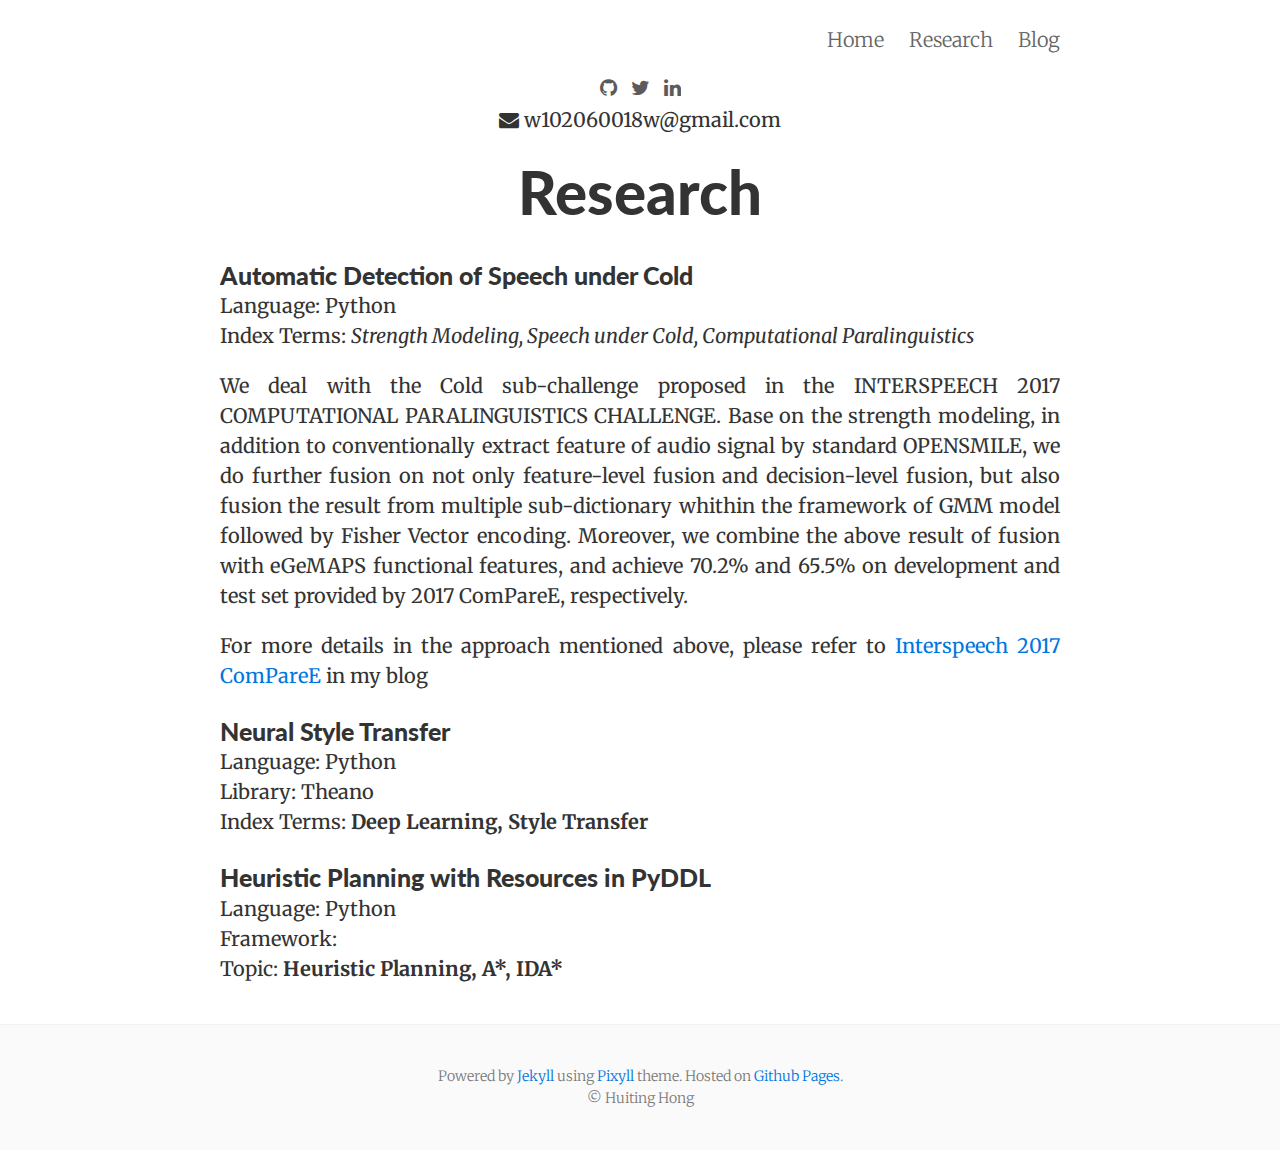
<file: research/index.html>
<!DOCTYPE html>
<html>
<head>
    <meta charset="utf-8">
    <meta http-equiv="X-UA-Compatible" content="IE=edge">
    <title>Huiting Hong</title>
    <meta name="viewport" content="width=device-width, initial-scale=1">
    <meta name="description" content="Homepage and blog">
    <meta name="author" content="Huiting Hong">
    
    <link rel="canonical" href="https://w102060018w.github.io/research/">
    <!-- <link rel="alternate" type="application/rss+xml" title="RSS Feed for Liao Yuan-Hong" href="/feed.xml" /> -->

    <!-- Custom CSS -->
    <link rel="stylesheet" href="/css/pixyll.css?201602132020" type="text/css">

    <!-- Fonts -->
    <link href='//fonts.googleapis.com/css?family=Merriweather:900,900italic,300,300italic' rel='stylesheet' type='text/css'>
    <link href='//fonts.googleapis.com/css?family=Lato:900,300' rel='stylesheet' type='text/css'>
    
      <link href="//maxcdn.bootstrapcdn.com/font-awesome/4.4.0/css/font-awesome.min.css" rel="stylesheet">
    

    <!-- Verifications -->
    

    <!-- Open Graph -->
    <!-- From: https://github.com/mmistakes/hpstr-jekyll-theme/blob/master/_includes/head.html -->
    <meta property="og:locale" content="en_US">
    <meta property="og:type" content="article">
    <meta property="og:title" content="Research">
    <meta property="og:description" content="Homepage and blog">
    <meta property="og:url" content="https://w102060018w.github.io/research/">
    <meta property="og:site_name" content="Huiting Hong">

    <!-- Twitter Card -->
    <meta name="twitter:card" content="summary" />
    
        <meta name="twitter:site" content="@w102060018w" />
    
    <meta name="twitter:title" content="Research" />
    <meta name="twitter:description" content="Homepage and blog" />
    <meta name="twitter:url" content="https://w102060018w.github.io/research/" />

    <!-- Icons -->
    <link rel="apple-touch-icon" sizes="57x57" href="/apple-icon-57x57.png">
    <link rel="apple-touch-icon" sizes="114x114" href="/apple-icon-114x114.png">
    <link rel="apple-touch-icon" sizes="72x72" href="/apple-icon-72x72.png">
    <link rel="apple-touch-icon" sizes="144x144" href="/apple-icon-144x144.png">
    <link rel="apple-touch-icon" sizes="60x60" href="/apple-icon-60x60.png">
    <link rel="apple-touch-icon" sizes="120x120" href="/apple-icon-120x120.png">
    <link rel="apple-touch-icon" sizes="76x76" href="/apple-icon-76x76.png">
    <link rel="apple-touch-icon" sizes="152x152" href="/apple-icon-152x152.png">
    <link rel="apple-touch-icon" sizes="180x180" href="/apple-icon-180x180.png">
    <link rel="icon" type="image/png" href="/favicon-160x160.png" sizes="160x160">
    <link rel="icon" type="image/png" href="/favicon-96x96.png" sizes="96x96">
    <link rel="icon" type="image/png" href="/favicon-16x16.png" sizes="16x16">
    <link rel="icon" type="image/png" href="/favicon-32x32.png" sizes="32x32">

    
    <script type="text/javascript">
      var _gaq = _gaq || [];
      _gaq.push(['_setAccount', 'UA-63278661-1']);
      _gaq.push(['_trackPageview']);
      (function() {
        var ga = document.createElement('script'); ga.type = 'text/javascript'; ga.async = true;
        ga.src = ('https:' == document.location.protocol ? 'https://ssl' : 'http://www') + '.google-analytics.com/ga.js';
        var s = document.getElementsByTagName('script')[0]; s.parentNode.insertBefore(ga, s);
      })();
    </script>
    
</head>

<body class="site">
  <div class="site-wrap">
    <header class="site-header px2 px-responsive">
  <div class="mt2 wrap">
    <div class="measure">
      <a href="https://w102060018w.github.io" class="site-title"></a>
      <nav class="site-nav">
        <a href="/">Home</a>
<a href="/research/">Research</a>
<a href="/blog/">Blog</a>
      </nav>
      <div class="clearfix" ></div>
      
        <div class="social-icons">
  <div class="left">
    
      <a class="fa fa-github" href="https://github.com/w102060018w"></a>
    
    
      <a class="fa fa-twitter" href="https://twitter.com/w102060018w"></a>
    
    
      <a class="fa fa-linkedin" href="https://www.linkedin.com/in/huiting-hong-a591a9129/"></a>
    
    
    
  </div>
  <div class="right">

    
    
    
  </div>
</div>

<div class="clearfix">
    
      <center> <a class="fa fa-envelope" href="mailto:w102060018w@gmail.com"></a> w102060018w@gmail.com <center>
    
</div>

    

      
    </div>
  </div>
</header>


    <div class="post p2 p-responsive wrap" role="main">
      <div class="measure">
        <div class="post">
  <header class="post-header">
    <h1 class="nomargintop">Research</h1>
  </header>
  <article class="post-content">
  	
  	
  	
<h3 class="nomargin">Automatic  Detection  of  Speech  under  Cold</h3>
<p>Language: Python<br />
Index Terms: <em>Strength Modeling, Speech under Cold, Computational Paralinguistics</em><br />
<p>We deal with the Cold sub-challenge proposed in the INTERSPEECH 2017 COMPUTATIONAL PARALINGUISTICS CHALLENGE. Base on the strength modeling, in addition to conventionally extract feature of audio signal by standard OPENSMILE, we do further fusion on not only feature-level fusion and decision-level fusion, but also fusion the result from multiple sub-dictionary whithin the framework of GMM model followed by Fisher Vector encoding. Moreover, we combine the above result of fusion with eGeMAPS functional features, and achieve 70.2% and 65.5% on development and test set provided by 2017 ComPareE, respectively.</p>
<p>For more details in the approach mentioned above, please refer to <a href="/Interspeech_ComPareE_17/">Interspeech 2017 ComPareE</a> in my blog</p>


<h3 class="nomargin">Neural Style Transfer</h3>
<p>Language: Python<br />
Library: Theano<br />
Index Terms: <strong>Deep Learning, Style Transfer</strong><br />
<!-- <p>We conducted research on the algorithm of neural style transfer, our goal is to improve the 圖義上的相似, we develop a friendly user interface to let users generate ..map.  </p>

<td><img src="/images/handcam_recognition.png" alt="alt text"/></td> -->

<h3 class="nomargin">Heuristic Planning with Resources in PyDDL</h3>
<p>Language: Python<br />
Framework: <br />
Topic: <strong>Heuristic Planning, A*, IDA*</strong><br />
<p></p>
<!-- <img src="/images/jukin.png" alt="jukin"/> -->

<!-- <h3 class="nomargin">Grounding via natural language</h3>
<p>Language: Python<br />
Framework: Tensorflow<br />
Topic: <strong>Visual grounding</strong><br />
<p>In real AI, you may refer something with its location, color, or other characteristics. The AI robot should 
know where the corresponding object is. Inspired by the Ronghang Hu’s work, I re-implemented the Hu’s work and 
furthermore, utilizing multi-task concept and region proposals network to boost its performance. This work is 
done during my <a href="https://www.umbocv.com/">Umbo</a> internship.</p>
<img src="/images/ground.png" alt="ground"/>

<h3 class="nomargin">Deep Reinforcement Learning Survey</h3>
Topic: <strong>Deep reinforcement learning</strong><br />
<p>I’m right now conducting the research on deep reinforcement learning at Computational Intelligence 
Technology Center in Industrial Technology Research Institute (<a href="https://www.itri.org.tw/eng/">ITRI</a>). 
I like to study the algorithms in reinforcement leaning and I have shared some of my survey 
<a href="https://github.com/andrewliao11/Deep-Reinforcement-Learning-Survey">here</a>. Besides studying, I’ll 
share my survey to the members in my department.</p>
<img src="/images/rl_talk.png" alt="rl_talk"/> -->
<!--![Improved face tracking](/images/icra2016/feat_compare_3.jpg)  |  ![Anticipatory Recurrent Neural Net architecture](/images/icra2016/fusionRNN.png)-->

<!--
<p>Brain4Cars addresses the problem of anticipating driver maneuvers several seconds before they happen. It fuses the information from driver-facing and road-facing cameras with data from other sensors to make its predictions. These predictions can then be passed to driver assistance systems that can warn the driver if the maneuver is deemed to be dangerous. My contributions to the project are listed below:</p>

<ul>
  <li>The KLT face tracker in the project was replaced with a facial landmark localization pipeline based on Constrained Local Neural Fields. This provided robust tracking and allowed the computation of head pose, which then served as a strong feature for maneuver anticipation.</li>
  <li>Implemented Gaussian Mixture Model-based initialization, and LBFGS optimization for training Autoregressive Input Output Hidden Markov Models (AIOHMM), which are a modification of HMMs and used for anticipation in Brain4Cars.</li>
  <li>The performance of the AIOHMM-based anticipation system improved from a Precision/Recall of 77.4/71.2 to 86.7/78.2.</li>
  <li>Further testing on a Long Short Term Memory (LSTM) network (replacing the AIOHMM) increased the performance to a Precision/Recall of 90.5/87.4.</li>
  <li>Co-authored a <a href="http://arxiv.org/abs/1509.05016">paper</a> which has been accepted for publication in ICRA 2016.</li>
</ul>

<table>
  <thead>
    <tr>
      <th>Feature Extraction</th>
      <th>Anticipatory LSTM</th>
    </tr>
  </thead>
  <tbody>
    <tr>
      <td><img src="/images/icra2016/feat_compare_3.jpg" alt="alt text" width="" height="300" /></td>
      <td><img src="/images/icra2016/fusionRNN.png" alt="alt text" width="" height="290" /></td>
    </tr>
  </tbody>
</table>

<p>The project in popular press:</p>

<div id="images">

<a href="http://www.technologyreview.com/news/541866/this-car-knows-your-next-misstep-before-you-make-it/" target="_blank">
	<img height="30" class="img-responsive" src="/images/mit.png" alt="" />
</a>

<a href="http://fortune.com/2015/09/18/artificial-intelligence-cars/" target="_blank">
	<img height="30" class="img-responsive" src="/images/fortune.png" alt="" />
</a>

<a href="http://www.forbes.com/sites/dougnewcomb/2015/04/22/new-technology-looks-inward-to-prevents-accidents-by-reading-drivers-body-language/" target="_blank">  
	<img height="30" class="img-responsive" src="/images/forbes.jpg" />
</a>

</div>

<hr />

<h3 class="nomargin">Deep Learning for Visual Question Answering </h3>

<p>Guide:<a href="http://www.cse.iitk.ac.in/users/amit/">Prof. Amitabh Mukherjee</a> <br />
At IIT-Kanpur as a course project <br />
<a href="http://home.iitk.ac.in/~avisingh/cs671/project/poster.pdf">poster</a> | <a href="https://github.com/avisingh599/visual-qa">code</a> | <a href="http://avisingh599.github.io/deeplearning/visual-qa/">blog</a><br /></p>

<p><img src="/images/vqa/sample_results.jpg" alt="Sample Results" /></p>

<p>I built a system that can answer open-ended questions about images, using ConvNets, LSTMs and Word Embeddings as building blocks. I worked with <a href="http://www.visualqa.org">VQA</a> dataset, which has over 600K natural language questions about real world images.</p>

<ul>
  <li>The image is passed through a <strong>Convolutional Neural Network</strong> (pre-trained on the ImageNet dataset), and the activations from the last hidden layer are extracted. This 4096-dimensional vector serves as a fixed-length representation of the image.</li>
  <li>Every word in the question is converted to its word vector using the Glove Word Embeddings, and these embeddings are sequentially passed to a <strong>Long Short Term Memory Network</strong> (LSTM). The output of the LSTM after all the words have been passed is used as an embedding for the question.</li>
  <li>The image embedding and the question embedding are concatenated and passed through two fully connected layers with 50% dropout. The entire network (except the CNN) is trained end-to-end.</li>
  <li>The VQA dataset was used with about 370K questions for training and 240K questions for testing. The system was able to achieve an accuracy of <strong>53.34%</strong> on the test-dev split of the VQA dataset.</li>
</ul>

<hr />

<h3 class="nomargin">Stereo and Monocular Visual Odometry</h3>
<p>Guide: <a href="http://home.iitk.ac.in/~venkats/">Prof. KS Venkatesh</a><br />
At Computer Vision Lab, Electrical Engineering, IIT-Kanpur <br />
<a href="https://github.com/avisingh599/mono-vo">code-1</a> | <a href="https://github.com/avisingh599/vo-howard2008">code-2</a>  <br /> <br />
I implemented three different visual odometry systems ( two stereo and one monocular), and evaluated them on the KITTI Visual Odometry benchmark.</p>

<h4 id="stereo-visual-odometry">Stereo Visual Odometry</h4>

<ul>
  <li>Jiang2014: Model Based ICP: 3D points triangulated from stereo data, inliers detected via the use Iterative Closest Point Algorithm that uses a 1-DOF motion model for initial estimate. Efficient PnP Algorithm is then used on the selected inliers to obtain the final rotation and translation</li>
  <li>Howard2008: Inlier detection using an assumption of scene rigidity. Problem reduced to finding the maximum clique in a graph, solved using a heuristic. Levenberg-Marquardt used for minimizing the reprojection error on the selected inliers. Implementation available on <a href="https://github.com/avisingh599/vo-howard08">Github</a>.</li>
</ul>

<h4 id="monocular-visual-odometry">Monocular Visual Odometry</h4>

<ul>
  <li>A simple approach utilizing Nister’s Five Point Algorithm was implemented.</li>
  <li>Implmentation available on <a href="https://github.com/avisingh599/mono-vo">Github</a>.</li>
</ul>

<hr />

<h3 class="nomargin">Landmark Based Robot Localization using RGB-D Data</h3>

<p>Guide: <a href="https://www.linkedin.com/pub/arjun-bhasin/ba/86b/2a8">Arjun Bashin</a><br />
At Mechatronics Lab, Mechanical Engineering, IIT-Kanpur <br /></p>

<ul>
  <li>Geometric Triangulation was used to determine the pose (modelled as a set of random variables with
Gaussian Distribution) of a robot, from information obtained from noisy landmarks.</li>
  <li>A Microsoft Kinect was used to identify the landmarks (using color histogram based models), CAMshift
algorithm was used to track these landmarks, and bearing measurements were calculated using the depth
data.</li>
  <li>An error model for the data obtained from a Kinect was used along with the Error Propagation Law
to arrive at the uncertainty in the final pose computed using the Geometric Localisation Algorithm.</li>
</ul>

<hr />

<h3 class="nomargin">Hidden CRFs for Human Activity Classification from RGB-D sequences</h3>
<p>Guide: <a href="https://sites.google.com/site/vinaynamboodiri/">Prof. Vinay Namboodiri</a><br />
(Group of two) Course project for CS679: Machine Learning for Computer Vision<br />
<a href="https://avisingh599.github.io/assets/activity-classification.pdf">presentation (PDF)</a></p>

<ul>
  <li>Hidden Conditional Random Fields were used for human activity classification from RGBD sequences.</li>
  <li>Pose features were extracted from a skeleton detection pipeline, and underwent a novel normalization operation for reducing the effect of variance in body sizes of different subjects</li>
  <li>An accuracy of 71% was achieved on a reduced version of MSR Daily Activity 3D Dataset (6-class classification)</li>
</ul>

<hr />

<h3 class="nomargin">DAAnT - Dental Automated Analysis Tool (Computer Vision for intraoral cameras) </h3>
<p>Guide: <a href="https://sites.google.com/site/hyunsung/home">Dr.Hyunsung Park</a>, Postdoc at Camera Culture Group, MIT Media Lab<br />
At the week-long RedX camp organised by <a href="http://cameraculture.media.mit.edu/">Camera Culture Group</a>, <a href="http://www.media.mit.edu/">MIT Media Lab</a><br /><br />
We devloped Computer Vision algorithms for automated diagnosis of dental problems from images obtained from an intraoral camera. My contribution in the eight-member team was primarily in the following areas:</p>

<ul>
  <li><strong>Stitching Images</strong>: Used <strong>Affine SIFT</strong> to overcome the difficulties in feature matching due to changes in perspective, and then computed Homography with RANSAC to stitch the images.</li>
  <li><strong>Segmenting Every tooth</strong>: Marker-controlled <strong>watershed transform</strong> was used to segment every tooth from the image. Both semi-automated and automated
approaches were implemented and compared.</li>
</ul>

<hr />

<h3 class="nomargin">Scene Flow</h3>
<p>Guide: <a href="http://home.iitk.ac.in/~venkats/">Prof. KS Venkatesh</a><br />
At Computer Vision Lab, Electrical Engineering, IIT-Kanpur <br /><br />
Scene Flow is the extension of the well-known Optical Flow to 3D data.</p>

<ul>
  <li>Formulated and implemented two approaches for estimation of Scene Flow from RGB-D data, one an extension of Lucas-Kanade to 3D, and the other an extension of Horn-Schunck.</li>
  <li>Captured RGBD Data from a <strong>Microsoft Kinect</strong> using <strong>OpenNI</strong> and <strong>OpenCV</strong> libraries, and did all the processing using C++ in OpenCV.</li>
</ul>

<hr />

<h3 id="oher-projects">Oher projects:</h3>

<ol>
  <li>Predicting Facial Attractiveness using Computer Vision. <a href="https://github.com/avisingh599/face-rating">[Github]</a> <a href="http://www.learnopencv.com/computer-vision-for-predicting-facial-attractiveness/">[Blog Post]</a></li>
  <li>Hilbert Tranform in Verilog. <a href="https://github.com/avisingh599/verilog-hilbert-transform">[Github]</a></li>
  <li>Arduino-based Cashless Campus system with biometric authentication. <a href="https://github.com/avisingh599/arduino-cashless-campus">[Github]</a><a href="https://www.youtube.com/embed/cq6SSzsLrPU">[Youtube]</a></li>
</ol>
-->

  </article>
</div>

      </div>
    </div>
  </div>

  <footer class="center">
  <div class="measure">
    <small>
      Powered by <a href="https://jekyllrb.com/">Jekyll</a> using <a href="https://pixyll.com/">Pixyll</a> theme. Hosted on <a href="https://pages.github.com/">Github Pages</a>. <br>
      © Huiting Hong
    </small>
  </div>
</footer>

</body>
</html>
</file>
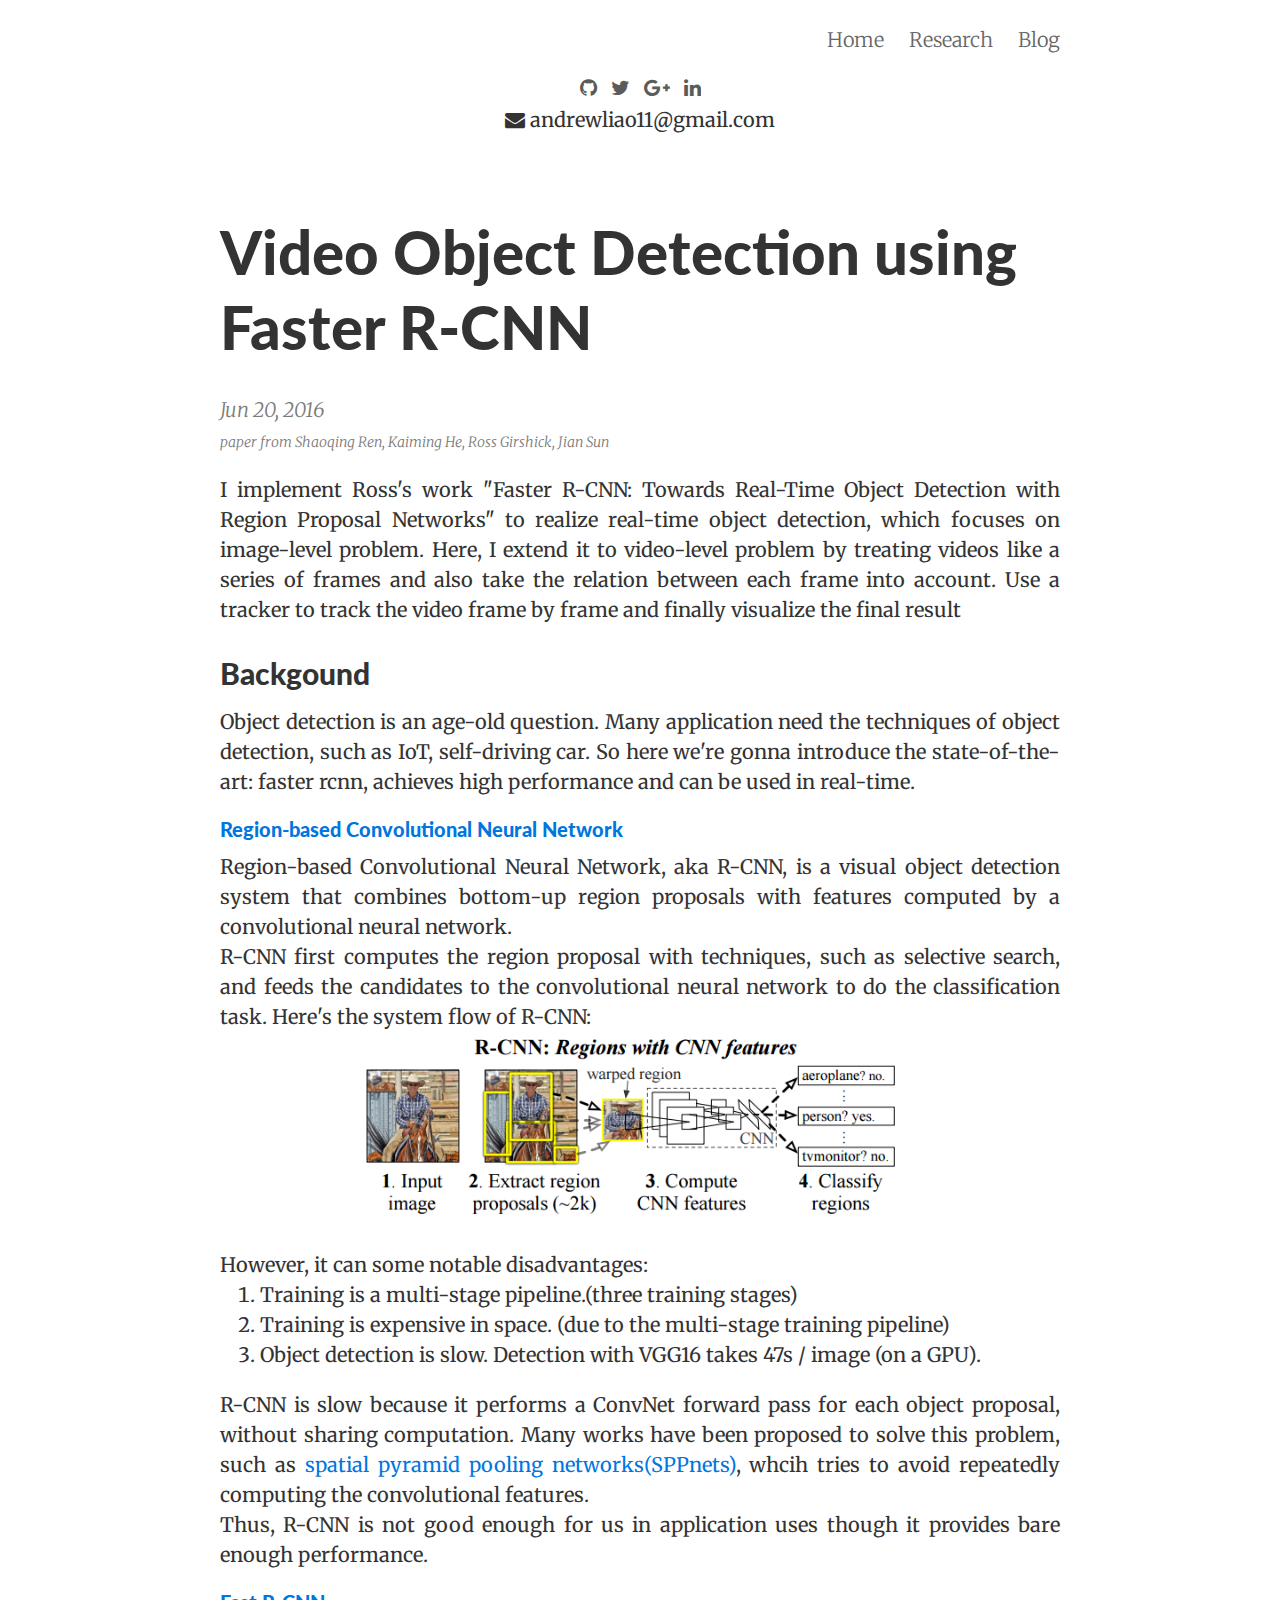
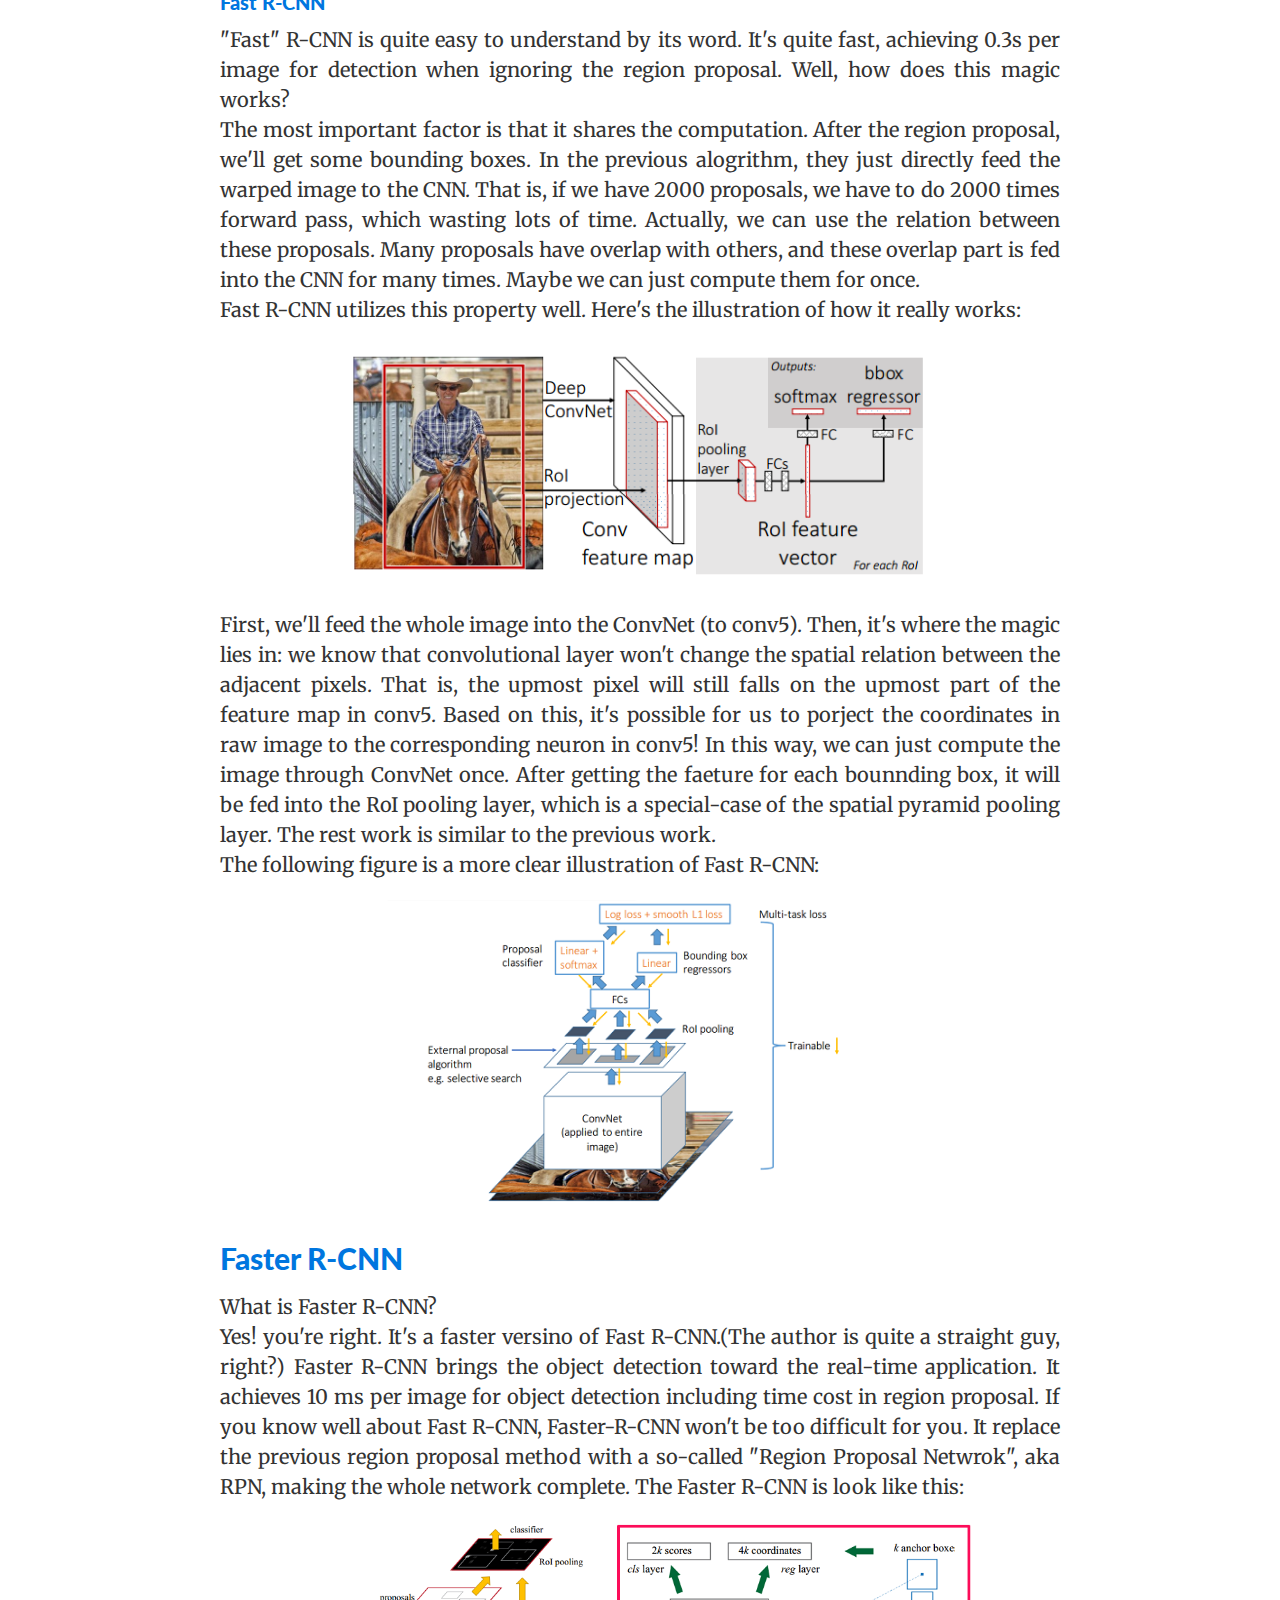
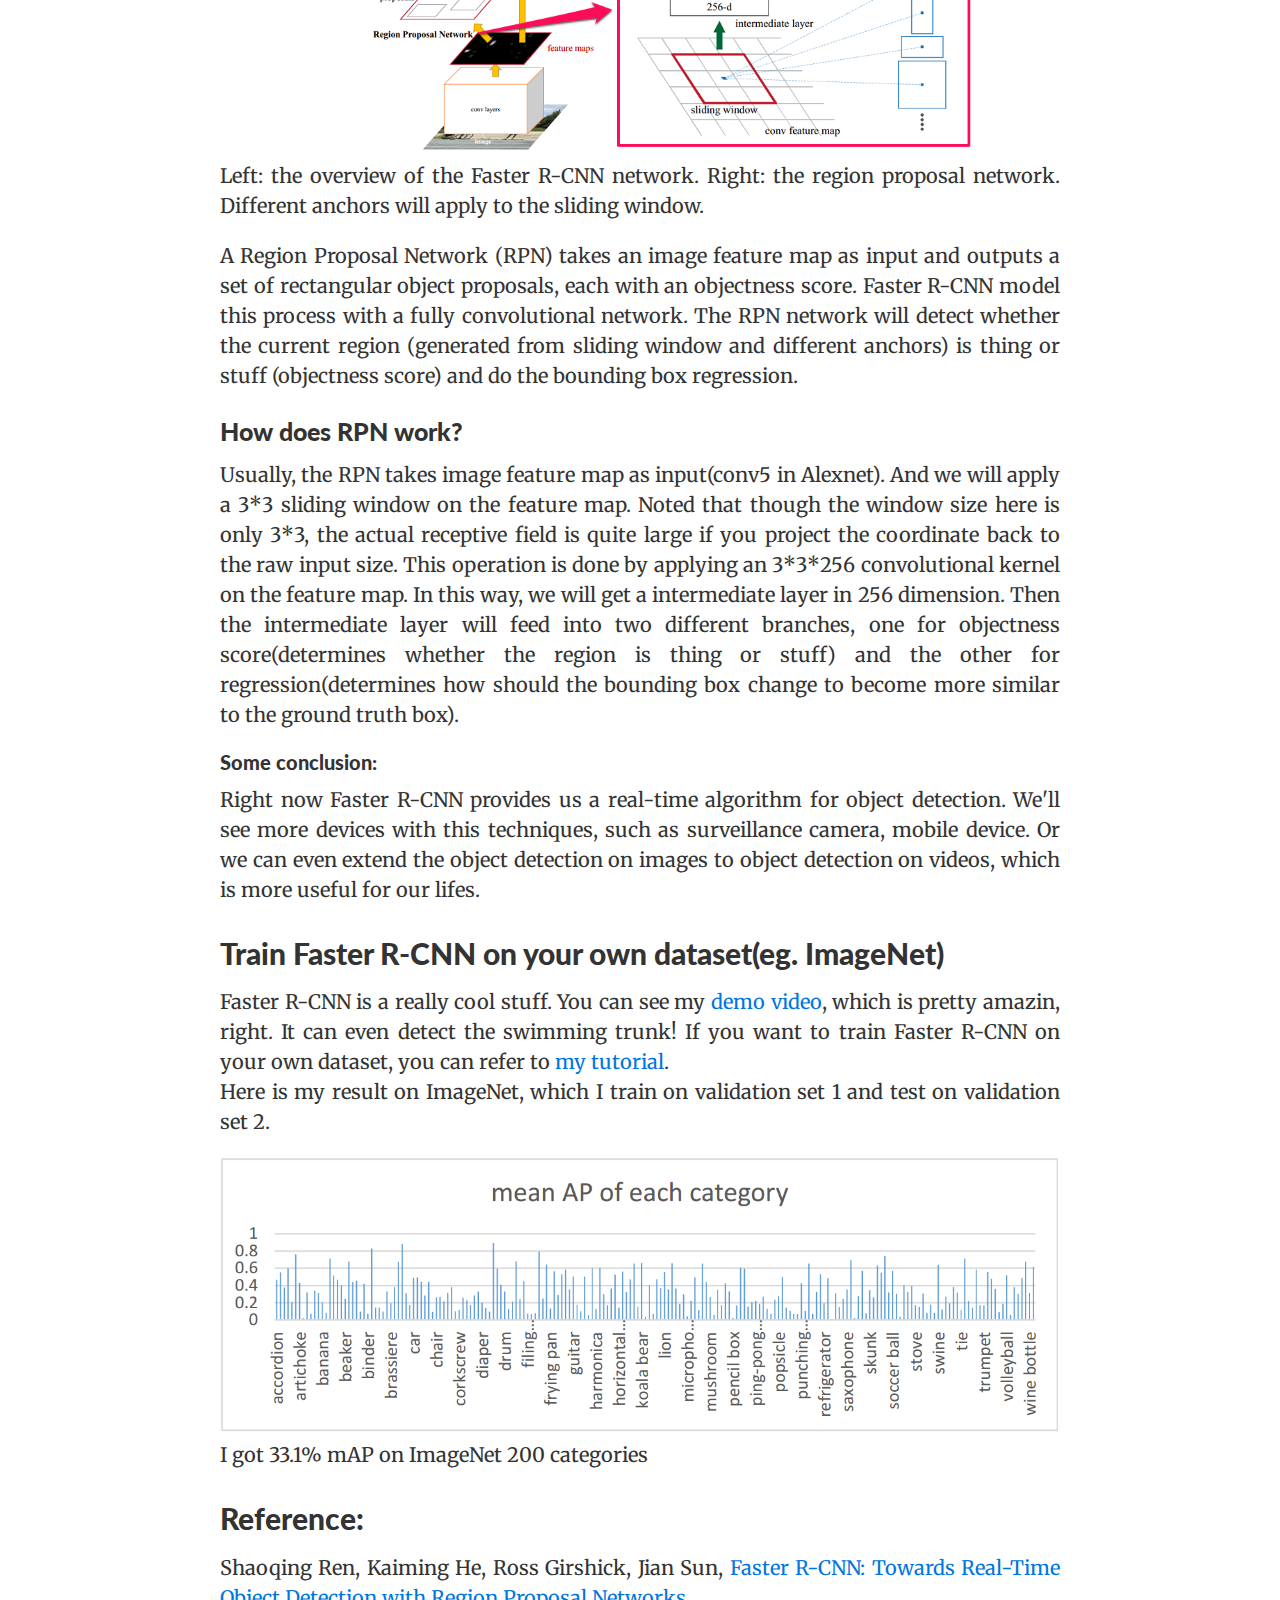
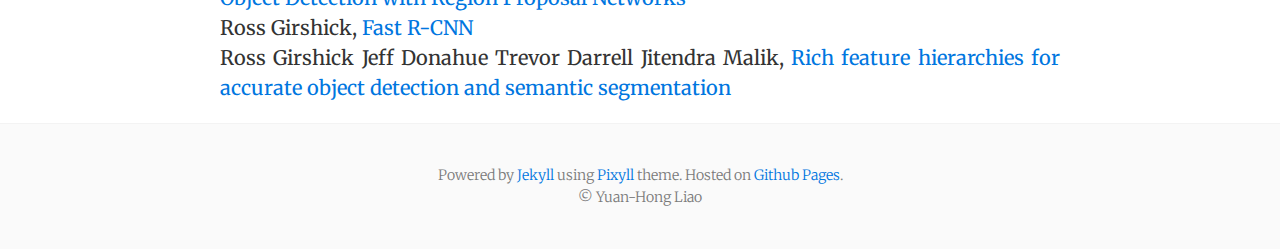
<file: object_detection/faster_rcnn/index.html>
<!DOCTYPE html>
<html>
<head>
    <meta charset="utf-8">
    <meta http-equiv="X-UA-Compatible" content="IE=edge">
    <title>Yuan-Hong Liao</title>
    <meta name="viewport" content="width=device-width, initial-scale=1">
    <meta name="description" content="Homepage and blog">
    <meta name="author" content="Yuan-Hong Liao">
    <meta name="keywords" content="object_detection">
    <link rel="canonical" href="https://andrewliao11.github.io/object_detection/faster_rcnn/">

    <!-- Custom CSS -->
    <link rel="stylesheet" href="/css/pixyll.css?201602132020" type="text/css">

    <!-- Fonts -->
    <link href='//fonts.googleapis.com/css?family=Merriweather:900,900italic,300,300italic' rel='stylesheet' type='text/css'>
    <link href='//fonts.googleapis.com/css?family=Lato:900,300' rel='stylesheet' type='text/css'>
    
      <link href="//maxcdn.bootstrapcdn.com/font-awesome/4.4.0/css/font-awesome.min.css" rel="stylesheet">
    

    <!-- Verifications -->
    

    <!-- Open Graph -->
    <!-- From: https://github.com/mmistakes/hpstr-jekyll-theme/blob/master/_includes/head.html -->
    <meta property="og:locale" content="en_US">
    <meta property="og:type" content="article">
    <meta property="og:title" content="Video Object Detection using Faster R-CNN">
    <meta property="og:description" content="Homepage and blog">
    <meta property="og:url" content="https://andrewliao11.github.io/object_detection/faster_rcnn/">
    <meta property="og:site_name" content="Yuan-Hong Liao">

    <!-- Twitter Card -->
    <meta name="twitter:card" content="summary" />
    
        <meta name="twitter:site" content="@andrewliao11" />
    
    <meta name="twitter:title" content="Video Object Detection using Faster R-CNN" />
    <meta name="twitter:description" content="Homepage and blog" />
    <meta name="twitter:url" content="https://andrewliao11.github.io/object_detection/faster_rcnn/" />

    <!-- Icons -->
    <link rel="apple-touch-icon" sizes="57x57" href="/apple-icon-57x57.png">
    <link rel="apple-touch-icon" sizes="114x114" href="/apple-icon-114x114.png">
    <link rel="apple-touch-icon" sizes="72x72" href="/apple-icon-72x72.png">
    <link rel="apple-touch-icon" sizes="144x144" href="/apple-icon-144x144.png">
    <link rel="apple-touch-icon" sizes="60x60" href="/apple-icon-60x60.png">
    <link rel="apple-touch-icon" sizes="120x120" href="/apple-icon-120x120.png">
    <link rel="apple-touch-icon" sizes="76x76" href="/apple-icon-76x76.png">
    <link rel="apple-touch-icon" sizes="152x152" href="/apple-icon-152x152.png">
    <link rel="apple-touch-icon" sizes="180x180" href="/apple-icon-180x180.png">
    <link rel="icon" type="image/png" href="/favicon-160x160.png" sizes="160x160">
    <link rel="icon" type="image/png" href="/favicon-96x96.png" sizes="96x96">
    <link rel="icon" type="image/png" href="/favicon-16x16.png" sizes="16x16">
    <link rel="icon" type="image/png" href="/favicon-32x32.png" sizes="32x32">

    
    <script type="text/javascript">
      var _gaq = _gaq || [];
      _gaq.push(['_setAccount', 'UA-63278661-1']);
      _gaq.push(['_trackPageview']);
      (function() {
        var ga = document.createElement('script'); ga.type = 'text/javascript'; ga.async = true;
        ga.src = ('https:' == document.location.protocol ? 'https://ssl' : 'http://www') + '.google-analytics.com/ga.js';
        var s = document.getElementsByTagName('script')[0]; s.parentNode.insertBefore(ga, s);
      })();
    </script>
    
</head>

<body class="site">
  <div class="site-wrap">
    <header class="site-header px2 px-responsive">
  <div class="mt2 wrap">
    <div class="measure">
      <a href="https://andrewliao11.github.io" class="site-title"></a>
      <nav class="site-nav">
        <a href="/">Home</a>
<a href="/research/">Research</a>
<a href="/blog/">Blog</a>
      </nav>
      <div class="clearfix" ></div>
      
        <div class="social-icons">
  <div class="left">
    
      <a class="fa fa-github" href="https://github.com/andrewliao11"></a>
    
    
      <a class="fa fa-twitter" href="https://twitter.com/andrewliao11"></a>
    
    
      <a class="fa fa-google-plus" href="https://plus.google.com/+andrewliao11/posts"></a>
    
    
      <a class="fa fa-linkedin" href="https://www.linkedin.com/in/andrewliao11"></a>
    
    
    
  </div>
  <div class="right">

    
    
    
  </div>
</div>

<div class="clearfix">
    
      <center> <a class="fa fa-envelope" href="mailto:andrewliao11@gmail.com"></a> andrewliao11@gmail.com <center>
    
</div>

    

      
    </div>
  </div>
</header>


    <div class="post p2 p-responsive wrap" role="main">
      <div class="measure">
        


<div class="post-header mb2">
  <h1>Video Object Detection using Faster R-CNN<Down></h1>
  <span class="post-meta">Jun 20, 2016</span><br>
  
  <span class="post-meta small">
  
    paper from Shaoqing Ren, Kaiming He, Ross Girshick, Jian Sun
  
  </span>
</div>

<article class="post-content">
  <script type="text/javascript" src="http://cdn.mathjax.org/mathjax/latest/MathJax.js?config=TeX-AMS-MML_HTMLorMML"></script>


<p>I implement Ross's work "Faster R-CNN: Towards Real-Time Object Detection with Region Proposal Networks" to realize 
real-time object detection, which focuses on image-level problem. Here, I extend it to video-level problem by treating 
videos like a series of frames and also take the relation between each frame into account. Use a tracker to track the 
video frame by frame and finally visualize the final result</p>

<h2>Backgound</h2>
<p>Object detection is an age-old question. Many application need the techniques of object detection, such as IoT, 
self-driving car. So here we're gonna introduce the state-of-the-art: faster rcnn, achieves high performance and can be 
used in real-time.</p>

<h4><a href="http://arxiv.org/abs/1311.2524">Region-based Convolutional Neural Network</a></h4>
Region-based Convolutional Neural Network, aka R-CNN, is a visual object detection system that combines 
bottom-up region proposals with features computed by a convolutional neural network.</br> 
R-CNN first computes the region proposal with techniques, such as selective search, and feeds the candidates to the 
convolutional neural network to do the classification task. Here's the system flow of R-CNN: 
<p><img src="/images/faster_rcnn/rcnn_network.png" alt="mdp" /></p> 
However, it can some notable disadvantages:
<ol>
  <li>Training is a multi-stage pipeline.(three training stages) </li>
  <li>Training is expensive in space. (due to the multi-stage training pipeline)</li>
  <li>Object detection is slow. Detection with VGG16 takes 47s / image (on a GPU).</li>
</ol>
R-CNN is slow because it performs a ConvNet forward pass for each object proposal, without sharing computation. Many 
works have been proposed to solve this problem, such as <a href="https://arxiv.org/abs/1406.4729">spatial pyramid 
pooling networks(SPPnets)</a>, whcih tries to avoid repeatedly computing the convolutional features.</br>
Thus, R-CNN is not good enough for us in application uses though it provides bare enough performance.

<h4><a href="http://arxiv.org/abs/1504.08083">Fast R-CNN</a></h4>
<p>"Fast" R-CNN is quite easy to understand by its word. It's quite fast, achieving 0.3s per image for detection when ignoring 
the region proposal. Well, how does this magic works? </br>
The most important factor is that it shares the computation. After the region proposal, we'll get some bounding boxes. In the previous
alogrithm, they just directly feed the warped image to the CNN. That is, if we have 2000 proposals, we have to do 2000 times 
forward pass, which wasting lots of time. Actually, we can use the relation between these proposals. Many proposals have overlap 
with others, and these overlap part is fed into the CNN for many times. Maybe we can just compute them for once.</br>
Fast R-CNN utilizes this property well. Here's the illustration of how it really works:</br></p>
<p><img src="/images/faster_rcnn/fast_rcnn_network.png" alt="RL" /></p>
<p>First, we'll feed the whole image into the ConvNet (to conv5). Then, it's where the magic lies in: we know that convolutional 
layer won't change the spatial relation between the adjacent pixels. That is, the upmost pixel will still falls on the upmost
part of the feature map in conv5. Based on this, it's possible for us to porject the coordinates in raw image to the corresponding
neuron in conv5! In this way, we can just compute the image through ConvNet once. After getting the faeture for each bounnding box, 
it will be fed into the RoI pooling layer, which is a special-case of the spatial pyramid pooling layer. The rest work is similar 
to the previous work.</br>
The following figure is a more clear illustration of Fast R-CNN:</br></p>
<p><img src="/images/faster_rcnn/illustration_frcnn.png" alt="RL" /></p>

<h2><a href="http://arxiv.org/abs/1506.01497">Faster R-CNN</a></h2>
<p>What is Faster R-CNN?</br> Yes! you're right. It's a faster versino of Fast R-CNN.(The author is quite a straight guy, right?)
Faster R-CNN brings the object detection toward the real-time application. It achieves 10 ms per image for object detection 
including time cost in region proposal. If you know well about Fast R-CNN, Faster-R-CNN won't be too difficult for you. It replace 
the previous region proposal method with a so-called "Region Proposal Netwrok", aka RPN, making the whole network complete. The 
Faster R-CNN is look like this:<br></p>
<p><img src="/images/faster_rcnn/faster_rcnn_netwrok.png" alt="RL" /></br>Left: the overview of the Faster R-CNN network. 
Right: the region proposal network. Different anchors will apply to the sliding window.</p>
<p>A Region Proposal Network (RPN) takes an image feature map as input and outputs a set of rectangular object
proposals, each with an objectness score. Faster R-CNN model this process with a fully convolutional network. The 
RPN network will detect whether the current region (generated from sliding window and different anchors) is thing 
or stuff (objectness score) and do the bounding box regression.</p>
<h3>How does RPN work?</h3>
<p>Usually, the RPN takes image feature map as input(conv5 in Alexnet). And we will apply a 3*3 sliding window on the 
feature map. Noted that though the window size here is only 3*3, the actual receptive field is quite large if you project 
the coordinate back to the raw input size. This operation is done by applying an 3*3*256 convolutional kernel on the feature map. 
In this way, we will get a intermediate layer in 256 dimension. Then the intermediate layer will feed into two different 
branches, one for objectness score(determines whether the region is thing or stuff) and the other for regression(determines 
how should the bounding box change to become more similar to the ground truth box).</p>

<h4>Some conclusion:</h4>
<p>Right now Faster R-CNN provides us a real-time algorithm for object detection. We'll see more devices with this techniques, such
 as surveillance camera, mobile device. Or we can even extend the object detection on images to object detection on videos, 
 which is more useful for our lifes.</p></p>
 
<h2>Train Faster R-CNN on your own dataset(eg. ImageNet)</h2>
<p>Faster R-CNN is a really cool stuff. You can see my <a href="https://www.youtube.com/watch?v=wY7LADoEuFs">demo video</a>, which 
is pretty amazin, right. It can even detect the swimming trunk! If you want to train Faster R-CNN on your own dataset, you can 
refer to <a href="https://github.com/andrewliao11/py-faster-rcnn/blob/master/README.md">my tutorial</a>.</br>
Here is my result on ImageNet, which I train on validation set 1 and test on validation set 2.</p>
<p><img src="/images/faster_rcnn/mAP_200.png" alt="RL" /></br>I got 33.1% mAP on ImageNet 200 categories</p>



<h2>Reference:</h2>
Shaoqing Ren, Kaiming He, Ross Girshick, Jian Sun, <a href="http://arxiv.org/abs/1506.01497">Faster R-CNN: Towards Real-Time
Object Detection with Region Proposal Networks</a><br>
Ross Girshick, <a href="http://arxiv.org/abs/1504.08083">Fast R-CNN</a><br>
Ross Girshick Jeff Donahue Trevor Darrell Jitendra Malik, <a href="https://arxiv.org/pdf/1311.2524.pdf">Rich feature hierarchies for
accurate object detection and semantic segmentation</a><br>

</article>


  





  <div id="disqus_thread"></div>
  <script type="text/javascript">
    var disqus_shortname  = 'fasterrcnn';
    var disqus_identifier = '/object_detection/faster_rcnn';
    var disqus_title      = '';
    (function() {
      var dsq = document.createElement('script'); dsq.type = 'text/javascript'; dsq.async = true;
      dsq.src = '//' + disqus_shortname + '.disqus.com/embed.js';
      (document.getElementsByTagName('head')[0] || document.getElementsByTagName('body')[0]).appendChild(dsq);
    })();
  </script>
  <noscript>Please enable JavaScript to view the <a href="http://disqus.com/?ref_noscript">comments powered by Disqus.</a></noscript>



      </div>
    </div>
  </div>

  <footer class="center">
  <div class="measure">
    <small>
      Powered by <a href="https://jekyllrb.com/">Jekyll</a> using <a href="https://pixyll.com/">Pixyll</a> theme. Hosted on <a href="https://pages.github.com/">Github Pages</a>. <br>
      © Yuan-Hong Liao
    </small>
  </div>
</footer>

</body>
</html>
</file>
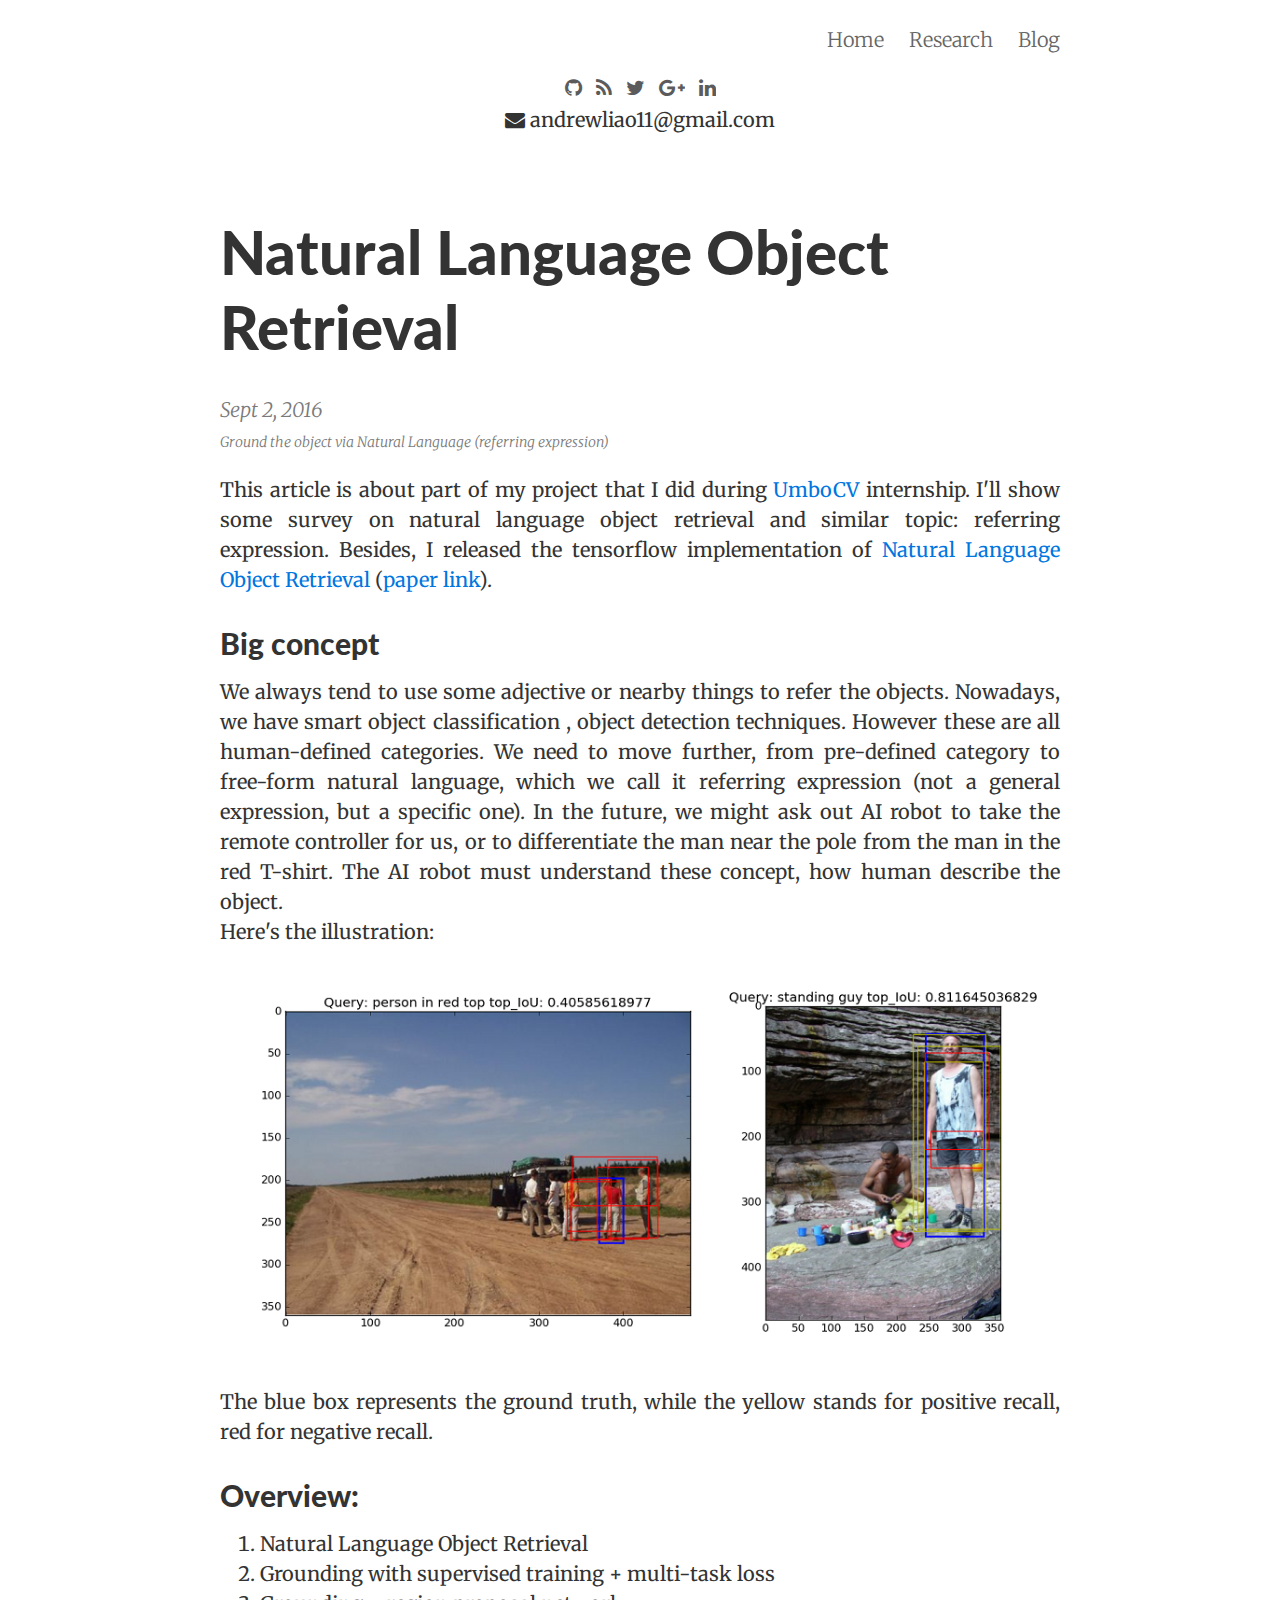
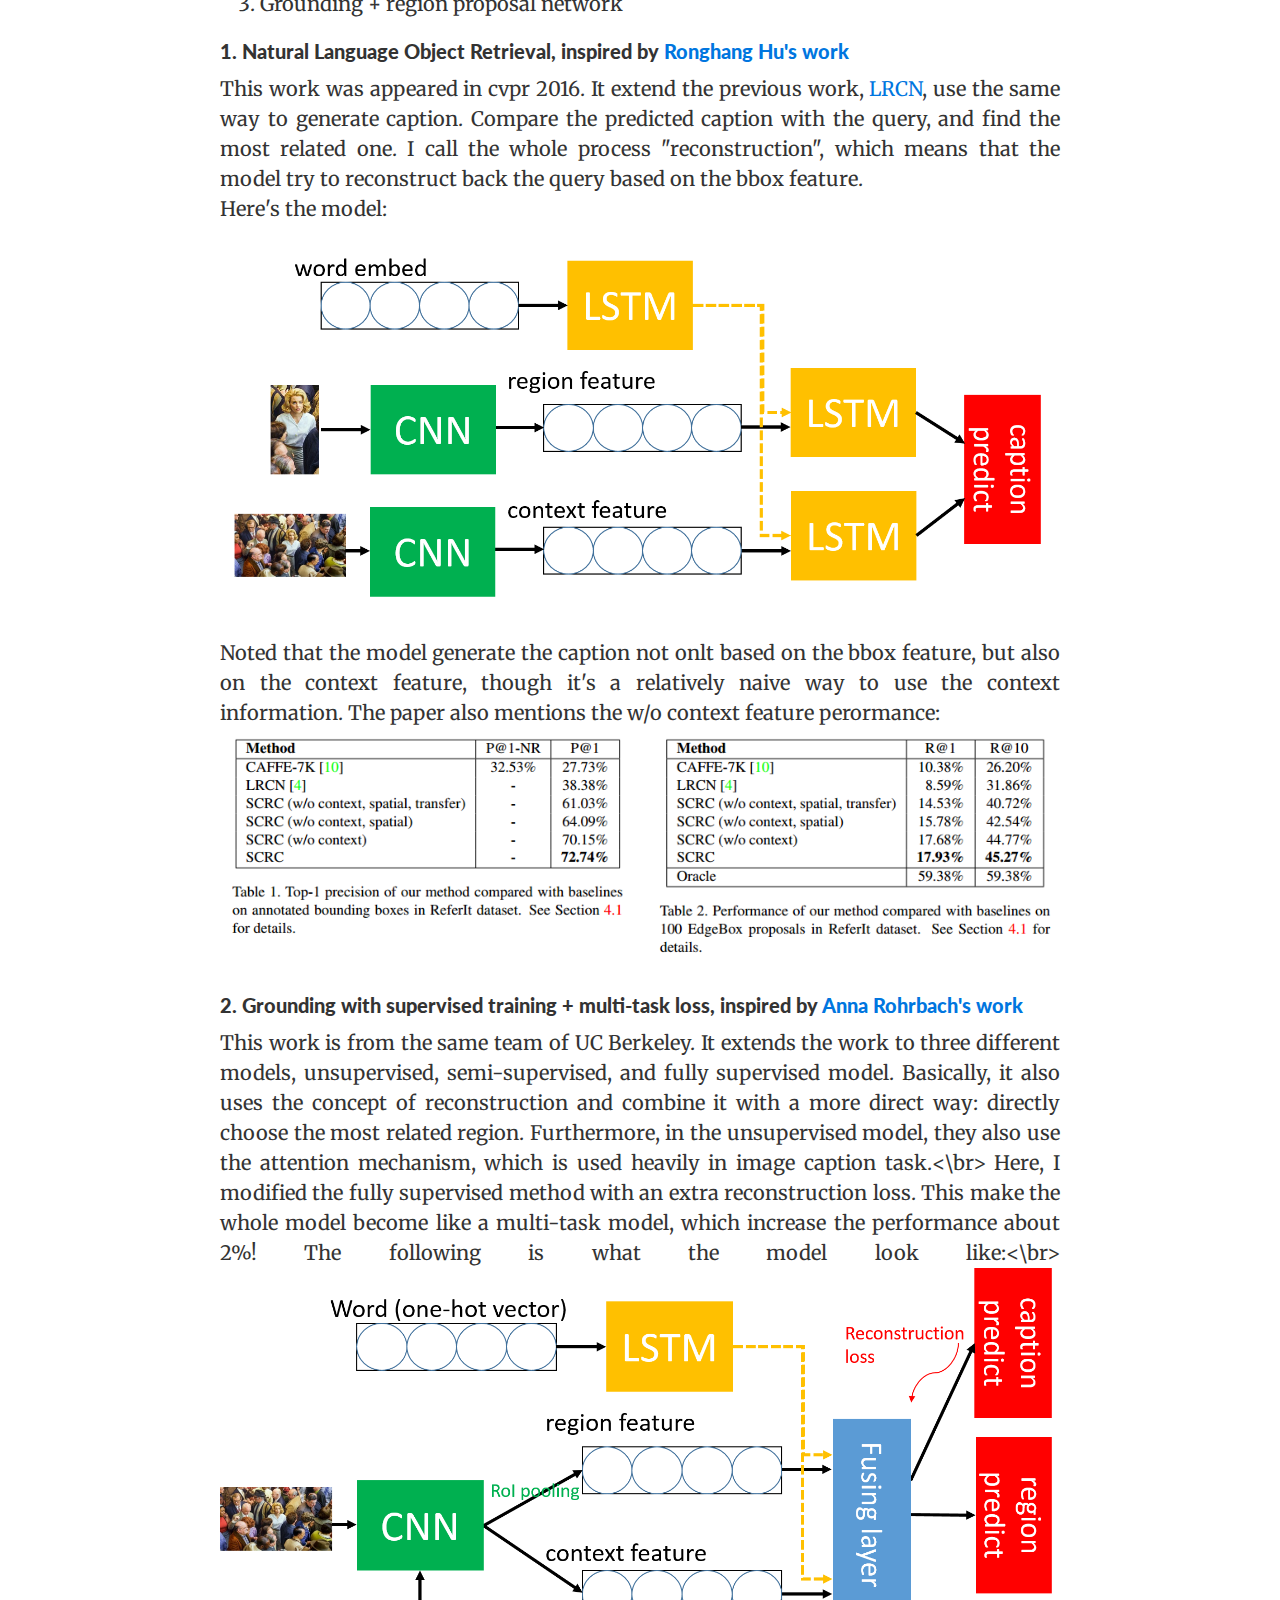
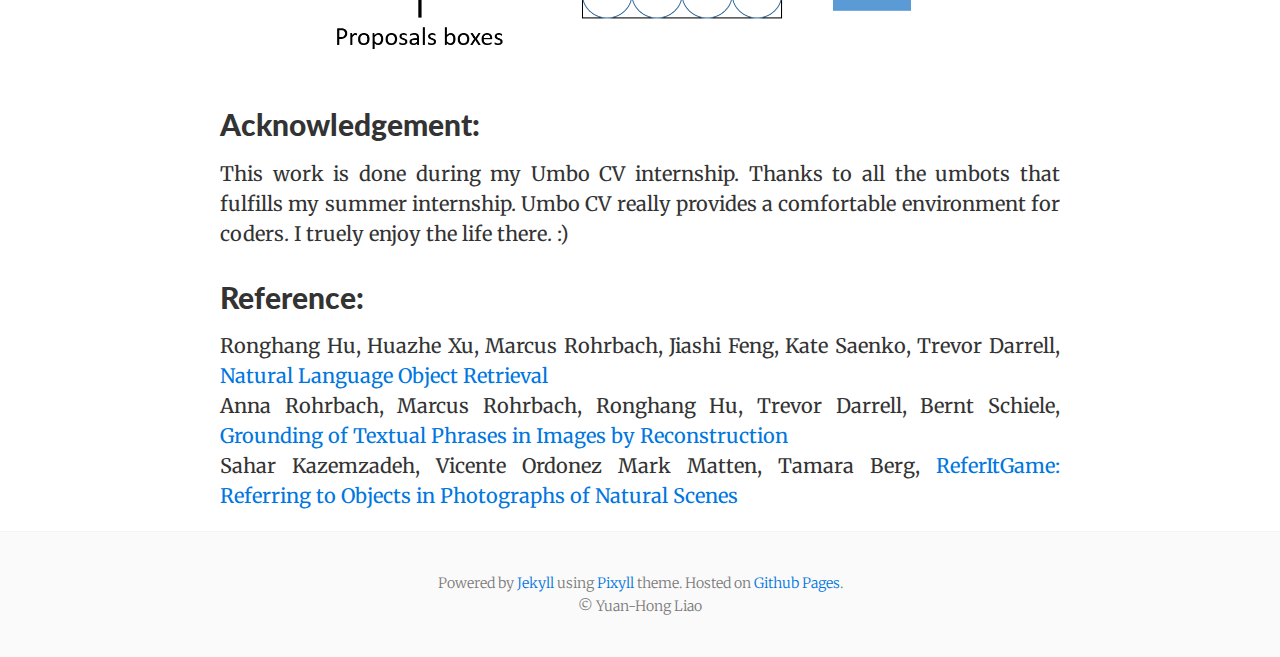
<file: retrieval/natural-language-object-retrieval/index.html>
<!DOCTYPE html>
<html>
<head>
    <meta charset="utf-8">
    <meta http-equiv="X-UA-Compatible" content="IE=edge">
    <title>Yuan-Hong Liao</title>
    <meta name="viewport" content="width=device-width, initial-scale=1">
    <meta name="description" content="Homepage and blog">
    <meta name="author" content="Yuan-Hong Liao">
    <meta name="keywords" content="object_detection">
    <link rel="canonical" href="https://andrewliao11.github.io/retrieval/natural-language-object-retrieval/">
    <link rel="alternate" type="application/rss+xml" title="RSS Feed for Yuan-Hong Liao" href="/feed.xml" />

    <!-- Custom CSS -->
    <link rel="stylesheet" href="/css/pixyll.css?201602132020" type="text/css">

    <!-- Fonts -->
    <link href='//fonts.googleapis.com/css?family=Merriweather:900,900italic,300,300italic' rel='stylesheet' type='text/css'>
    <link href='//fonts.googleapis.com/css?family=Lato:900,300' rel='stylesheet' type='text/css'>
    
      <link href="//maxcdn.bootstrapcdn.com/font-awesome/4.4.0/css/font-awesome.min.css" rel="stylesheet">
    

    <!-- Verifications -->
    

    <!-- Open Graph -->
    <!-- From: https://github.com/mmistakes/hpstr-jekyll-theme/blob/master/_includes/head.html -->
    <meta property="og:locale" content="en_US">
    <meta property="og:type" content="article">
    <meta property="og:title" content="Video Object Detection using Faster R-CNN">
    <meta property="og:description" content="Homepage and blog">
    <meta property="og:url" content="https://andrewliao11.github.io/retrieval/natural-language-object-retrieval/">
    <meta property="og:site_name" content="Yuan-Hong Liao">

    <!-- Twitter Card -->
    <meta name="twitter:card" content="summary" />
    
        <meta name="twitter:site" content="@andrewliao11" />
    
    <meta name="twitter:title" content="Natural Language Object Retrieval" />
    <meta name="twitter:description" content="Homepage and blog" />
    <meta name="twitter:url" content="https://andrewliao11.github.io/retrieval/natural-language-object-retrieval/" />

    <!-- Icons -->
    <link rel="apple-touch-icon" sizes="57x57" href="/apple-icon-57x57.png">
    <link rel="apple-touch-icon" sizes="114x114" href="/apple-icon-114x114.png">
    <link rel="apple-touch-icon" sizes="72x72" href="/apple-icon-72x72.png">
    <link rel="apple-touch-icon" sizes="144x144" href="/apple-icon-144x144.png">
    <link rel="apple-touch-icon" sizes="60x60" href="/apple-icon-60x60.png">
    <link rel="apple-touch-icon" sizes="120x120" href="/apple-icon-120x120.png">
    <link rel="apple-touch-icon" sizes="76x76" href="/apple-icon-76x76.png">
    <link rel="apple-touch-icon" sizes="152x152" href="/apple-icon-152x152.png">
    <link rel="apple-touch-icon" sizes="180x180" href="/apple-icon-180x180.png">
    <link rel="icon" type="image/png" href="/favicon-160x160.png" sizes="160x160">
    <link rel="icon" type="image/png" href="/favicon-96x96.png" sizes="96x96">
    <link rel="icon" type="image/png" href="/favicon-16x16.png" sizes="16x16">
    <link rel="icon" type="image/png" href="/favicon-32x32.png" sizes="32x32">

    
    <script type="text/javascript">
      var _gaq = _gaq || [];
      _gaq.push(['_setAccount', 'UA-63278661-1']);
      _gaq.push(['_trackPageview']);
      (function() {
        var ga = document.createElement('script'); ga.type = 'text/javascript'; ga.async = true;
        ga.src = ('https:' == document.location.protocol ? 'https://ssl' : 'http://www') + '.google-analytics.com/ga.js';
        var s = document.getElementsByTagName('script')[0]; s.parentNode.insertBefore(ga, s);
      })();
    </script>
    
</head>

<body class="site">
  <div class="site-wrap">
    <header class="site-header px2 px-responsive">
  <div class="mt2 wrap">
    <div class="measure">
      <a href="https://andrewliao11.github.io" class="site-title"></a>
      <nav class="site-nav">
        <a href="/">Home</a>
<a href="/research/">Research</a>
<a href="/blog/">Blog</a>
      </nav>
      <div class="clearfix" ></div>
      
        <div class="social-icons">
  <div class="left">
    
      <a class="fa fa-github" href="https://github.com/andrewliao11"></a>
    
    
    <a class="fa fa-rss" href="/feed.xml"></a>
    
      <a class="fa fa-twitter" href="https://twitter.com/andrewliao11"></a>
    
    
      <a class="fa fa-google-plus" href="https://plus.google.com/+andrewliao11/posts"></a>
    
    
      <a class="fa fa-linkedin" href="https://www.linkedin.com/in/andrewliao11"></a>
    
    
    
  </div>
  <div class="right">

    
    
    
  </div>
</div>

<div class="clearfix">
    
      <center> <a class="fa fa-envelope" href="mailto:andrewliao11@gmail.com"></a> andrewliao11@gmail.com <center>
    
</div>

    

      
    </div>
  </div>
</header>


    <div class="post p2 p-responsive wrap" role="main">
      <div class="measure">
        


<div class="post-header mb2">
  <h1>Natural Language Object Retrieval<Down></h1>
  <span class="post-meta">Sept 2, 2016</span><br>
  <span class="post-meta small">
    Ground the object via Natural Language (referring expression)
  </span>
</div>

<article class="post-content">
  <script type="text/javascript" src="http://cdn.mathjax.org/mathjax/latest/MathJax.js?config=TeX-AMS-MML_HTMLorMML"></script>


<p>This article is about part of my project that I did during <a href="https://www.umbocv.com">UmboCV</a> internship. I'll show 
some survey on natural language object retrieval and similar topic: referring expression. Besides, I released the tensorflow 
implementation of <a href="https://github.com/andrewliao11/Natural-Language-Object-Retrieval-tensorflow">Natural 
Language Object Retrieval</a> (<a href="http://arxiv.org/abs/1511.04164">paper link</a>). </p>

<h2>Big concept</h2>

<p>We always tend to use some adjective or nearby things to refer the objects. Nowadays, we have smart object classification
, object detection techniques. However these are all human-defined categories. We need to move further, from pre-defined 
category to free-form natural language, which we call it referring expression (not a general expression, but a specific one). 
In the future, we might ask out AI robot to take the remote controller for us, or to differentiate the man near the pole from 
the man in the red T-shirt. The AI robot must understand these concept, how human describe the object.
</br>
Here's the illustration: </p>
<p><img src="/images/retrieval/illustration.png" alt="illustration" /></p>
<p>The blue box represents the ground truth, while the yellow stands for positive recall, red for negative recall.</p>

<h2>Overview:</h2>
<ol>
  <li>Natural Language Object Retrieval </li>
  <li>Grounding with supervised training + multi-task loss</li>
  <li>Grounding + region proposal network</li>
</ol>

<h4>1. Natural Language Object Retrieval, inspired by <a href="http://arxiv.org/abs/1511.04164">Ronghang Hu's work</a></h4>
<p>This work was appeared in cvpr 2016. It extend the previous work, <a href="https://arxiv.org/abs/1411.4389">LRCN</a>, use 
the same way to generate caption. Compare the predicted caption with the query, and find the most related one. I call the whole 
process "reconstruction", which means that the model try to reconstruct back the query based on the bbox feature.</br>
Here's the model:</br>
<img src="/images/retrieval/natural-language-object-retrieval-model.png" alt="model-nlor" />
Noted that the model generate the caption not onlt based on the bbox feature, but also on the context feature, though it's a relatively
 naive way to use the context information. The paper also mentions the w/o context feature perormance:</br>
<img src="/images/retrieval/exp.png" alt="exp-nlor" /></p>

<h4>2. Grounding with supervised training + multi-task loss, inspired by <a href="https://arxiv.org/abs/1511.03745">
    Anna Rohrbach's work</a></h4>
<p>This work is from the same team of UC Berkeley. It extends the work to three different models, unsupervised, semi-supervised, and 
fully supervised model. Basically, it also uses the concept of reconstruction and combine it with a more direct way: directly choose
 the most related region. Furthermore, in the unsupervised model, they also use the attention mechanism, which is used heavily in 
 image caption task.<\br>
Here, I modified the fully supervised method with an extra reconstruction loss. This make the whole model become like a multi-task 
model, which increase the performance about 2%! The following is what the model look like:<\br>
<img src="/images/retrieval/model2.png" alt="model2" />
</p>

<h2>Acknowledgement:</h2>
<p>This work is done during my Umbo CV internship. Thanks to all the umbots that fulfills my summer internship. Umbo CV really 
provides a comfortable environment for coders. I truely enjoy the life there. :)
</p>
<h2>Reference:</h2>
Ronghang Hu, Huazhe Xu, Marcus Rohrbach, Jiashi Feng, Kate Saenko, Trevor Darrell, <a href="http://arxiv.org/abs/1511.04164">Natural Language Object Retrieval</a><br>
Anna Rohrbach, Marcus Rohrbach, Ronghang Hu, Trevor Darrell, Bernt Schiele, <a href="https://arxiv.org/abs/1511.03745">Grounding of Textual Phrases in Images by Reconstruction </a><br>
Sahar Kazemzadeh, Vicente Ordonez Mark Matten, Tamara Berg, <a href="http://tamaraberg.com/referitgame/">ReferItGame: Referring to Objects in Photographs of Natural Scenes </a><br>

</article>

  <div id="disqus_thread"></div>
  <script type="text/javascript">
    var disqus_shortname  = 'fasterrcnn';
    var disqus_identifier = '/object_detection/faster_rcnn';
    var disqus_title      = '';
    (function() {
      var dsq = document.createElement('script'); dsq.type = 'text/javascript'; dsq.async = true;
      dsq.src = '//' + disqus_shortname + '.disqus.com/embed.js';
      (document.getElementsByTagName('head')[0] || document.getElementsByTagName('body')[0]).appendChild(dsq);
    })();
  </script>
  <noscript>Please enable JavaScript to view the <a href="http://disqus.com/?ref_noscript">comments powered by Disqus.</a></noscript>



      </div>
    </div>
  </div>

  <footer class="center">
  <div class="measure">
    <small>
      Powered by <a href="https://jekyllrb.com/">Jekyll</a> using <a href="https://pixyll.com/">Pixyll</a> theme. Hosted on <a href="https://pages.github.com/">Github Pages</a>. <br>
      © Yuan-Hong Liao
    </small>
  </div>
</footer>

</body>
</html>
</file>
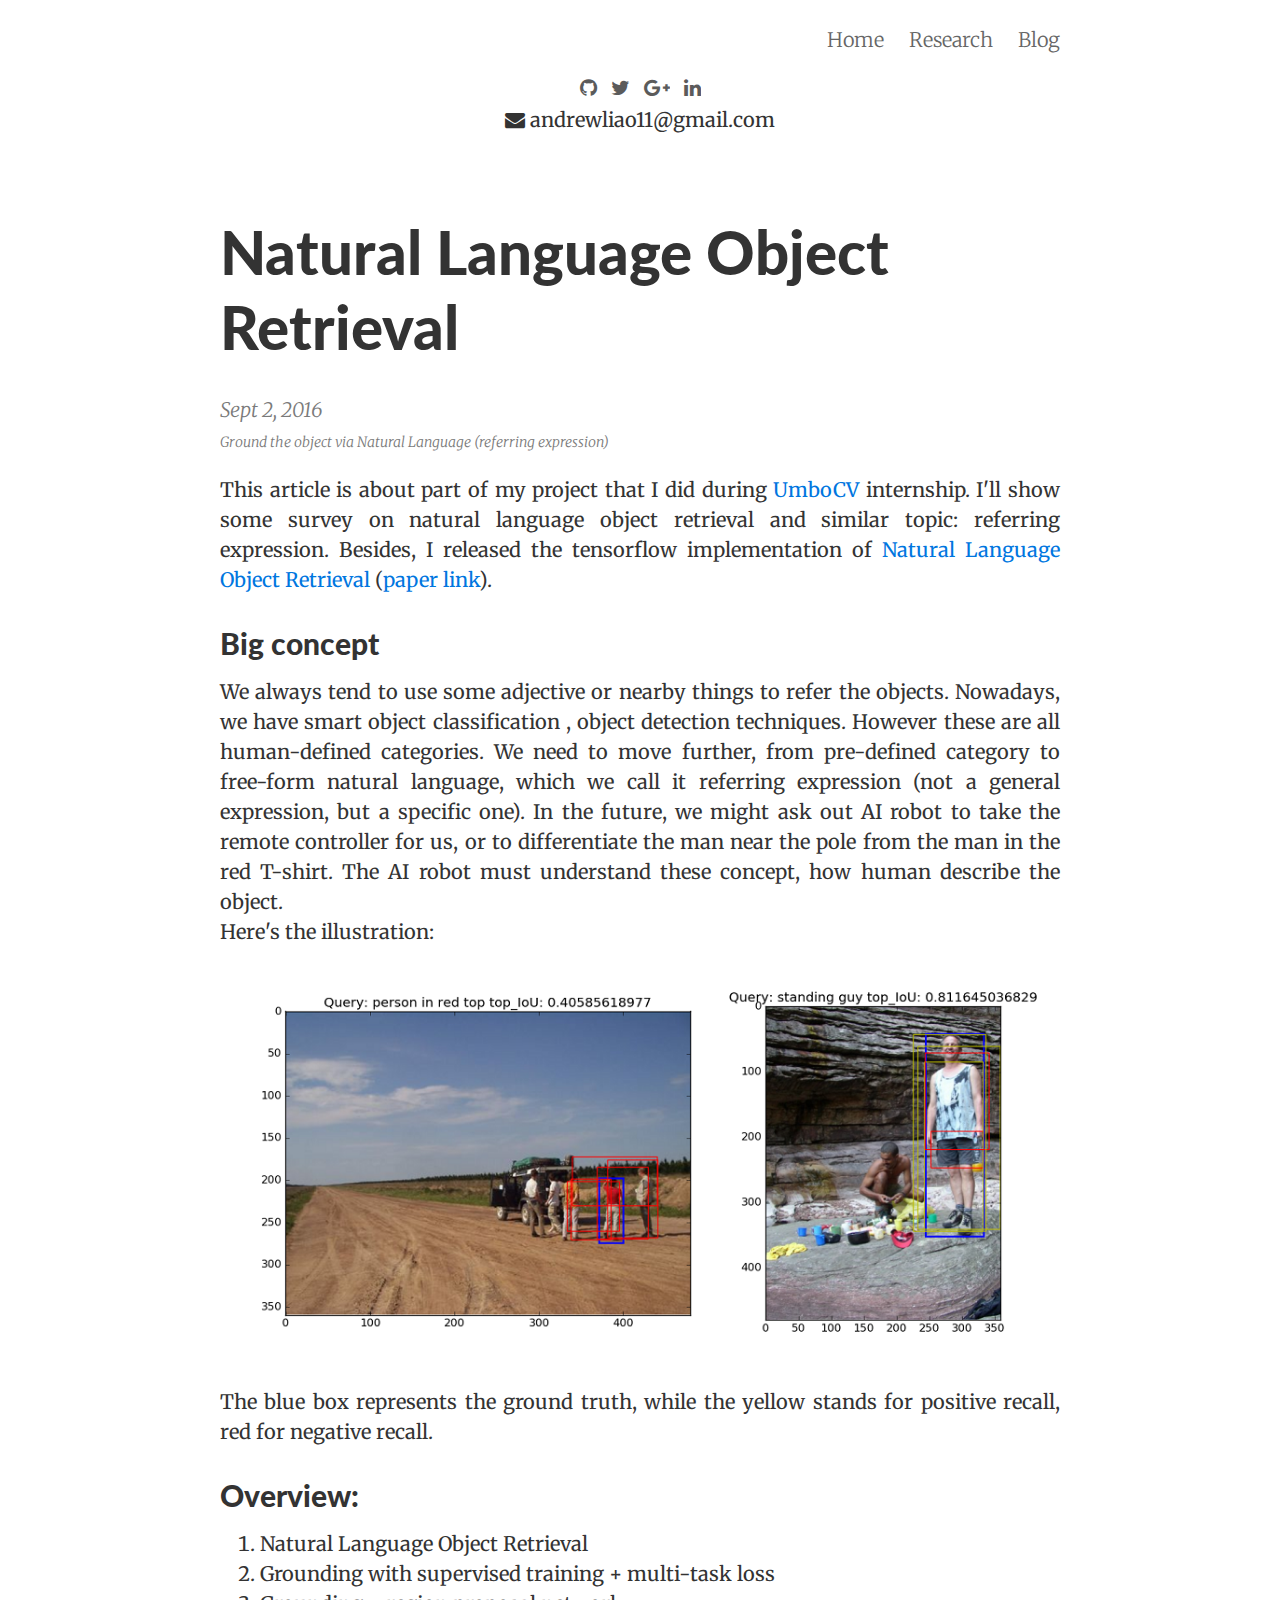
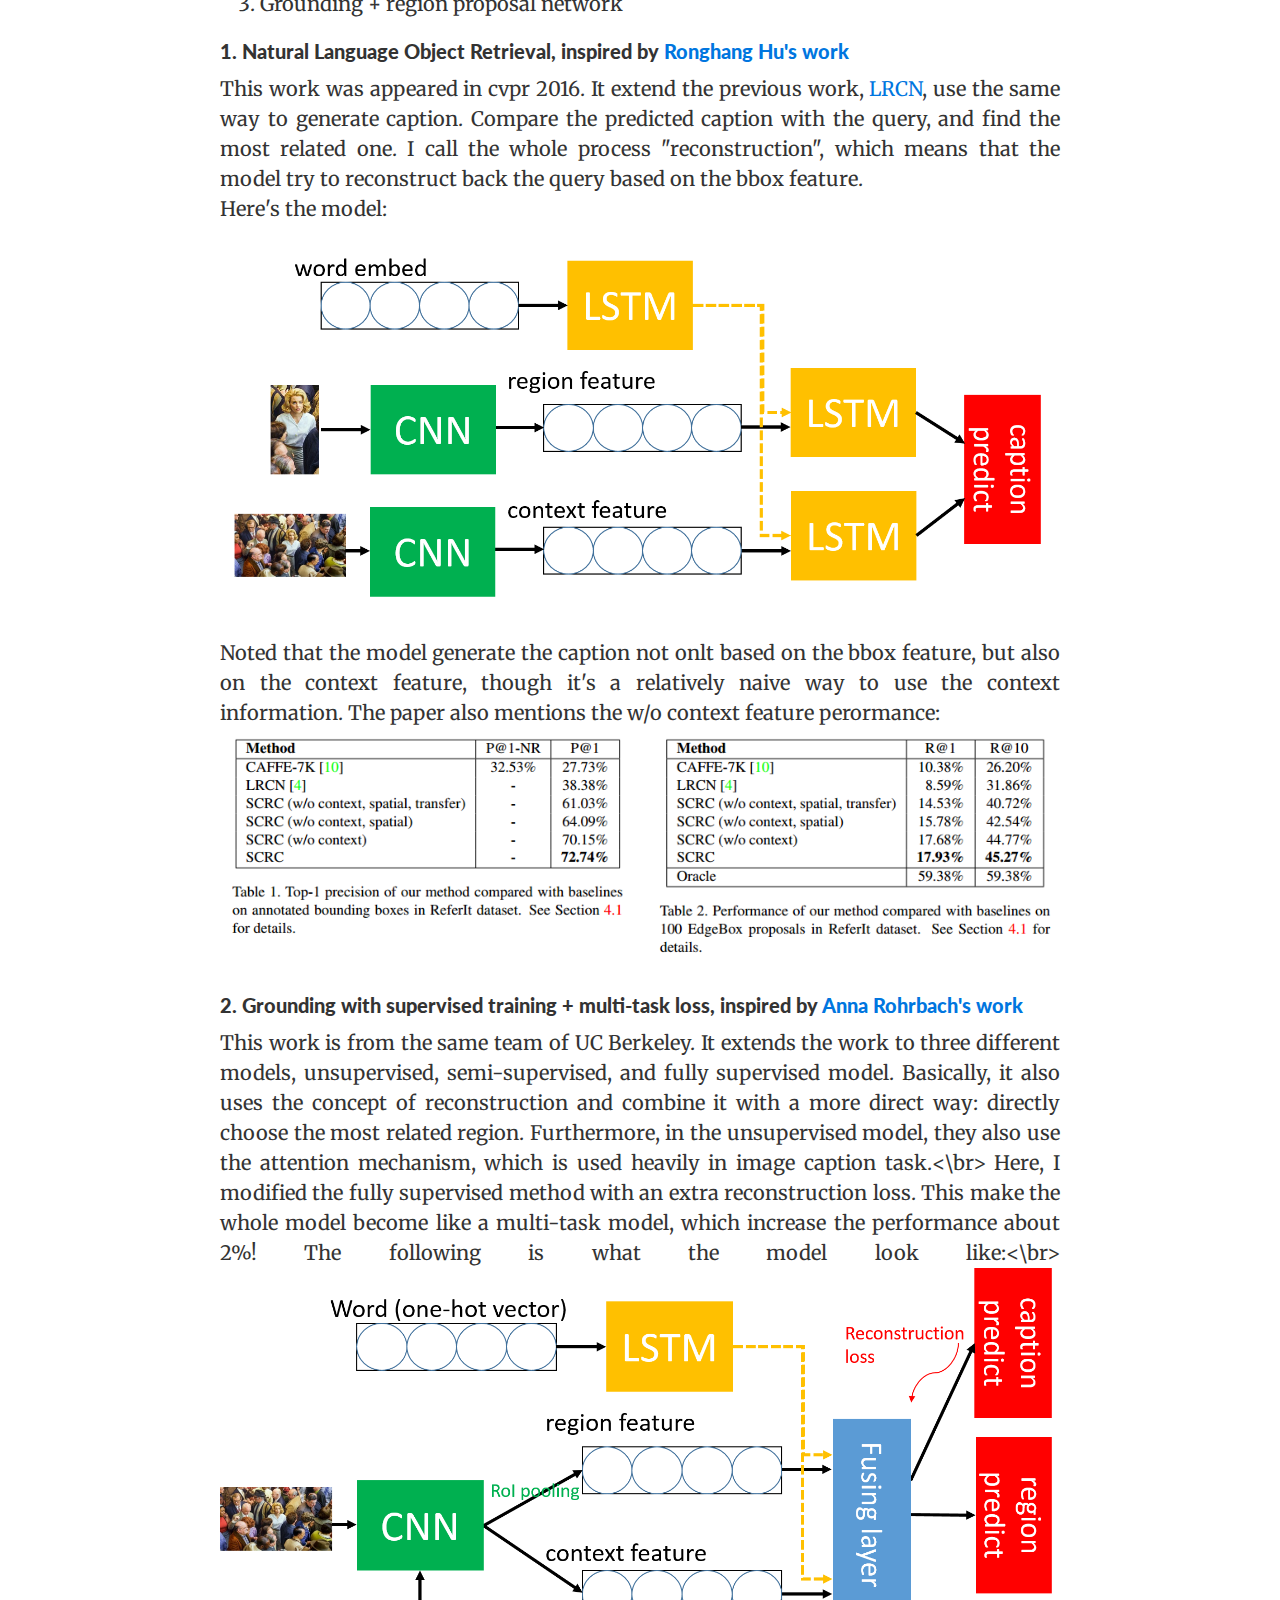
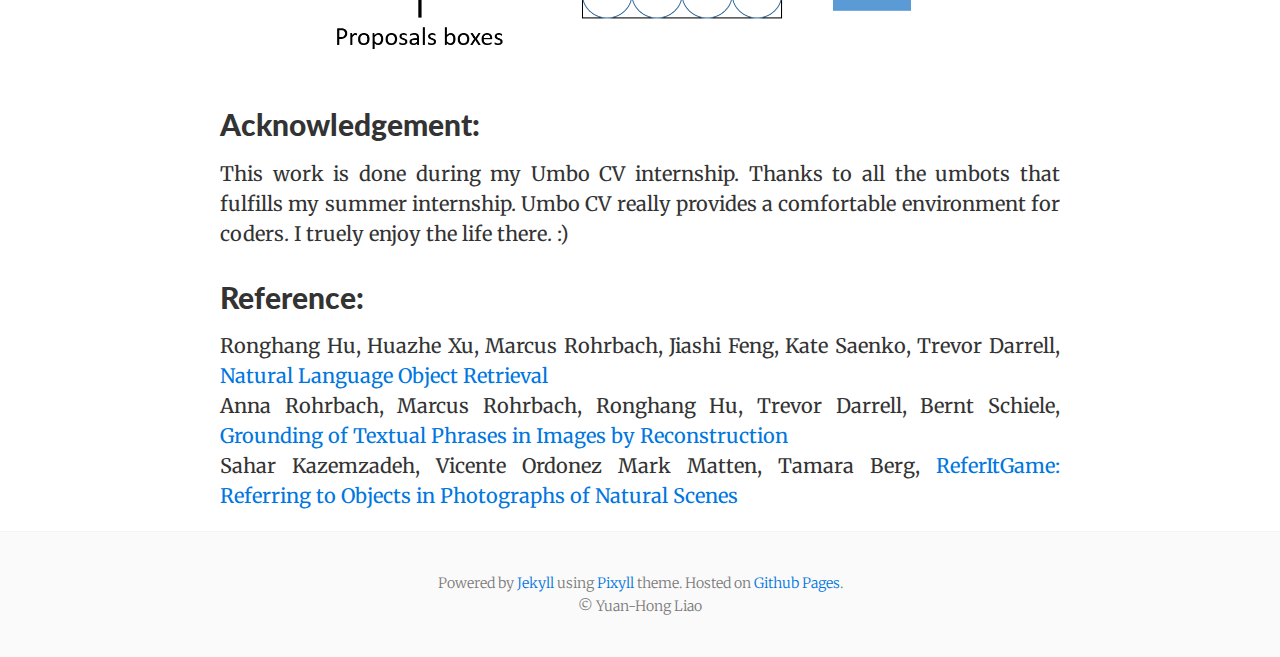
<file: retrieval/nl-boject-retrieval/index.html>
<!DOCTYPE html>
<html>
<head>
    <meta charset="utf-8">
    <meta http-equiv="X-UA-Compatible" content="IE=edge">
    <title>Yuan-Hong Liao</title>
    <meta name="viewport" content="width=device-width, initial-scale=1">
    <meta name="description" content="Homepage and blog">
    <meta name="author" content="Yuan-Hong Liao">
    <meta name="keywords" content="object_detection">
    <link rel="canonical" href="https://andrewliao11.github.io/retrieval/nl-object-retrieval/">

    <!-- Custom CSS -->
    <link rel="stylesheet" href="/css/pixyll.css?201602132020" type="text/css">

    <!-- Fonts -->
    <link href='//fonts.googleapis.com/css?family=Merriweather:900,900italic,300,300italic' rel='stylesheet' type='text/css'>
    <link href='//fonts.googleapis.com/css?family=Lato:900,300' rel='stylesheet' type='text/css'>
    
      <link href="//maxcdn.bootstrapcdn.com/font-awesome/4.4.0/css/font-awesome.min.css" rel="stylesheet">
    

    <!-- Verifications -->
    

    <!-- Open Graph -->
    <!-- From: https://github.com/mmistakes/hpstr-jekyll-theme/blob/master/_includes/head.html -->
    <meta property="og:locale" content="en_US">
    <meta property="og:type" content="article">
    <meta property="og:title" content="Video Object Detection using Faster R-CNN">
    <meta property="og:description" content="Homepage and blog">
    <meta property="og:url" content="https://andrewliao11.github.io/retrieval/nl-object-retrieval/">
    <meta property="og:site_name" content="Yuan-Hong Liao">

    <!-- Twitter Card -->
    <meta name="twitter:card" content="summary" />
    
        <meta name="twitter:site" content="@andrewliao11" />
    
    <meta name="twitter:title" content="Natural Language Object Retrieval" />
    <meta name="twitter:description" content="Homepage and blog" />
    <meta name="twitter:url" content="https://andrewliao11.github.io/retrieval/nl-object-retrieval/" />

    <!-- Icons -->
    <link rel="apple-touch-icon" sizes="57x57" href="/apple-icon-57x57.png">
    <link rel="apple-touch-icon" sizes="114x114" href="/apple-icon-114x114.png">
    <link rel="apple-touch-icon" sizes="72x72" href="/apple-icon-72x72.png">
    <link rel="apple-touch-icon" sizes="144x144" href="/apple-icon-144x144.png">
    <link rel="apple-touch-icon" sizes="60x60" href="/apple-icon-60x60.png">
    <link rel="apple-touch-icon" sizes="120x120" href="/apple-icon-120x120.png">
    <link rel="apple-touch-icon" sizes="76x76" href="/apple-icon-76x76.png">
    <link rel="apple-touch-icon" sizes="152x152" href="/apple-icon-152x152.png">
    <link rel="apple-touch-icon" sizes="180x180" href="/apple-icon-180x180.png">
    <link rel="icon" type="image/png" href="/favicon-160x160.png" sizes="160x160">
    <link rel="icon" type="image/png" href="/favicon-96x96.png" sizes="96x96">
    <link rel="icon" type="image/png" href="/favicon-16x16.png" sizes="16x16">
    <link rel="icon" type="image/png" href="/favicon-32x32.png" sizes="32x32">

    
    <script type="text/javascript">
      var _gaq = _gaq || [];
      _gaq.push(['_setAccount', 'UA-63278661-1']);
      _gaq.push(['_trackPageview']);
      (function() {
        var ga = document.createElement('script'); ga.type = 'text/javascript'; ga.async = true;
        ga.src = ('https:' == document.location.protocol ? 'https://ssl' : 'http://www') + '.google-analytics.com/ga.js';
        var s = document.getElementsByTagName('script')[0]; s.parentNode.insertBefore(ga, s);
      })();
    </script>
    
</head>

<body class="site">
  <div class="site-wrap">
    <header class="site-header px2 px-responsive">
  <div class="mt2 wrap">
    <div class="measure">
      <a href="https://andrewliao11.github.io" class="site-title"></a>
      <nav class="site-nav">
        <a href="/">Home</a>
<a href="/research/">Research</a>
<a href="/blog/">Blog</a>
      </nav>
      <div class="clearfix" ></div>
      
        <div class="social-icons">
  <div class="left">
    
      <a class="fa fa-github" href="https://github.com/andrewliao11"></a>
    
    
      <a class="fa fa-twitter" href="https://twitter.com/andrewliao11"></a>
    
    
      <a class="fa fa-google-plus" href="https://plus.google.com/+andrewliao11/posts"></a>
    
    
      <a class="fa fa-linkedin" href="https://www.linkedin.com/in/andrewliao11"></a>
    
    
    
  </div>
  <div class="right">

    
    
    
  </div>
</div>

<div class="clearfix">
    
      <center> <a class="fa fa-envelope" href="mailto:andrewliao11@gmail.com"></a> andrewliao11@gmail.com <center>
    
</div>

    

      
    </div>
  </div>
</header>


    <div class="post p2 p-responsive wrap" role="main">
      <div class="measure">
        


<div class="post-header mb2">
  <h1>Natural Language Object Retrieval<Down></h1>
  <span class="post-meta">Sept 2, 2016</span><br>
  <span class="post-meta small">
    Ground the object via Natural Language (referring expression)
  </span>
</div>

<article class="post-content">
  <script type="text/javascript" src="http://cdn.mathjax.org/mathjax/latest/MathJax.js?config=TeX-AMS-MML_HTMLorMML"></script>


<p>This article is about part of my project that I did during <a href="https://www.umbocv.com">UmboCV</a> internship. I'll show 
some survey on natural language object retrieval and similar topic: referring expression. Besides, I released the tensorflow 
implementation of <a href="https://github.com/andrewliao11/Natural-Language-Object-Retrieval-tensorflow">Natural 
Language Object Retrieval</a> (<a href="http://arxiv.org/abs/1511.04164">paper link</a>). </p>

<h2>Big concept</h2>

<p>We always tend to use some adjective or nearby things to refer the objects. Nowadays, we have smart object classification
, object detection techniques. However these are all human-defined categories. We need to move further, from pre-defined 
category to free-form natural language, which we call it referring expression (not a general expression, but a specific one). 
In the future, we might ask out AI robot to take the remote controller for us, or to differentiate the man near the pole from 
the man in the red T-shirt. The AI robot must understand these concept, how human describe the object.
</br>
Here's the illustration: </p>
<p><img src="/images/retrieval/illustration.png" alt="illustration" /></p>
<p>The blue box represents the ground truth, while the yellow stands for positive recall, red for negative recall.</p>

<h2>Overview:</h2>
<ol>
  <li>Natural Language Object Retrieval </li>
  <li>Grounding with supervised training + multi-task loss</li>
  <li>Grounding + region proposal network</li>
</ol>

<h4>1. Natural Language Object Retrieval, inspired by <a href="http://arxiv.org/abs/1511.04164">Ronghang Hu's work</a></h4>
<p>This work was appeared in cvpr 2016. It extend the previous work, <a href="https://arxiv.org/abs/1411.4389">LRCN</a>, use 
the same way to generate caption. Compare the predicted caption with the query, and find the most related one. I call the whole 
process "reconstruction", which means that the model try to reconstruct back the query based on the bbox feature.</br>
Here's the model:</br>
<img src="/images/retrieval/natural-language-object-retrieval-model.png" alt="model-nlor" />
Noted that the model generate the caption not onlt based on the bbox feature, but also on the context feature, though it's a relatively
 naive way to use the context information. The paper also mentions the w/o context feature perormance:</br>
<img src="/images/retrieval/exp.png" alt="exp-nlor" /></p>

<h4>2. Grounding with supervised training + multi-task loss, inspired by <a href="https://arxiv.org/abs/1511.03745">
    Anna Rohrbach's work</a></h4>
<p>This work is from the same team of UC Berkeley. It extends the work to three different models, unsupervised, semi-supervised, and 
fully supervised model. Basically, it also uses the concept of reconstruction and combine it with a more direct way: directly choose
 the most related region. Furthermore, in the unsupervised model, they also use the attention mechanism, which is used heavily in 
 image caption task.<\br>
Here, I modified the fully supervised method with an extra reconstruction loss. This make the whole model become like a multi-task 
model, which increase the performance about 2%! The following is what the model look like:<\br>
<img src="/images/retrieval/model2.png" alt="model2" />
</p>

<h2>Acknowledgement:</h2>
<p>This work is done during my Umbo CV internship. Thanks to all the umbots that fulfills my summer internship. Umbo CV really 
provides a comfortable environment for coders. I truely enjoy the life there. :)
</p>
<h2>Reference:</h2>
Ronghang Hu, Huazhe Xu, Marcus Rohrbach, Jiashi Feng, Kate Saenko, Trevor Darrell, <a href="http://arxiv.org/abs/1511.04164">Natural Language Object Retrieval</a><br>
Anna Rohrbach, Marcus Rohrbach, Ronghang Hu, Trevor Darrell, Bernt Schiele, <a href="https://arxiv.org/abs/1511.03745">Grounding of Textual Phrases in Images by Reconstruction </a><br>
Sahar Kazemzadeh, Vicente Ordonez Mark Matten, Tamara Berg, <a href="http://tamaraberg.com/referitgame/">ReferItGame: Referring to Objects in Photographs of Natural Scenes </a><br>

</article>

  <div id="disqus_thread"></div>
  <script type="text/javascript">
    var disqus_shortname  = 'http-andrewliao11-github-io';
    var disqus_identifier = '/retrieval/nl-boject-retrieval';
    var disqus_title      = '';
    (function() {
      var dsq = document.createElement('script'); dsq.type = 'text/javascript'; dsq.async = true;
      dsq.src = '//' + disqus_shortname + '.disqus.com/embed.js';
      (document.getElementsByTagName('head')[0] || document.getElementsByTagName('body')[0]).appendChild(dsq);
    })();
  </script>
  <noscript>Please enable JavaScript to view the <a href="http://disqus.com/?ref_noscript">comments powered by Disqus.</a></noscript>



      </div>
    </div>
  </div>

  <footer class="center">
  <div class="measure">
    <small>
      Powered by <a href="https://jekyllrb.com/">Jekyll</a> using <a href="https://pixyll.com/">Pixyll</a> theme. Hosted on <a href="https://pages.github.com/">Github Pages</a>. <br>
      © Yuan-Hong Liao
    </small>
  </div>
</footer>

</body>
</html>
</file>
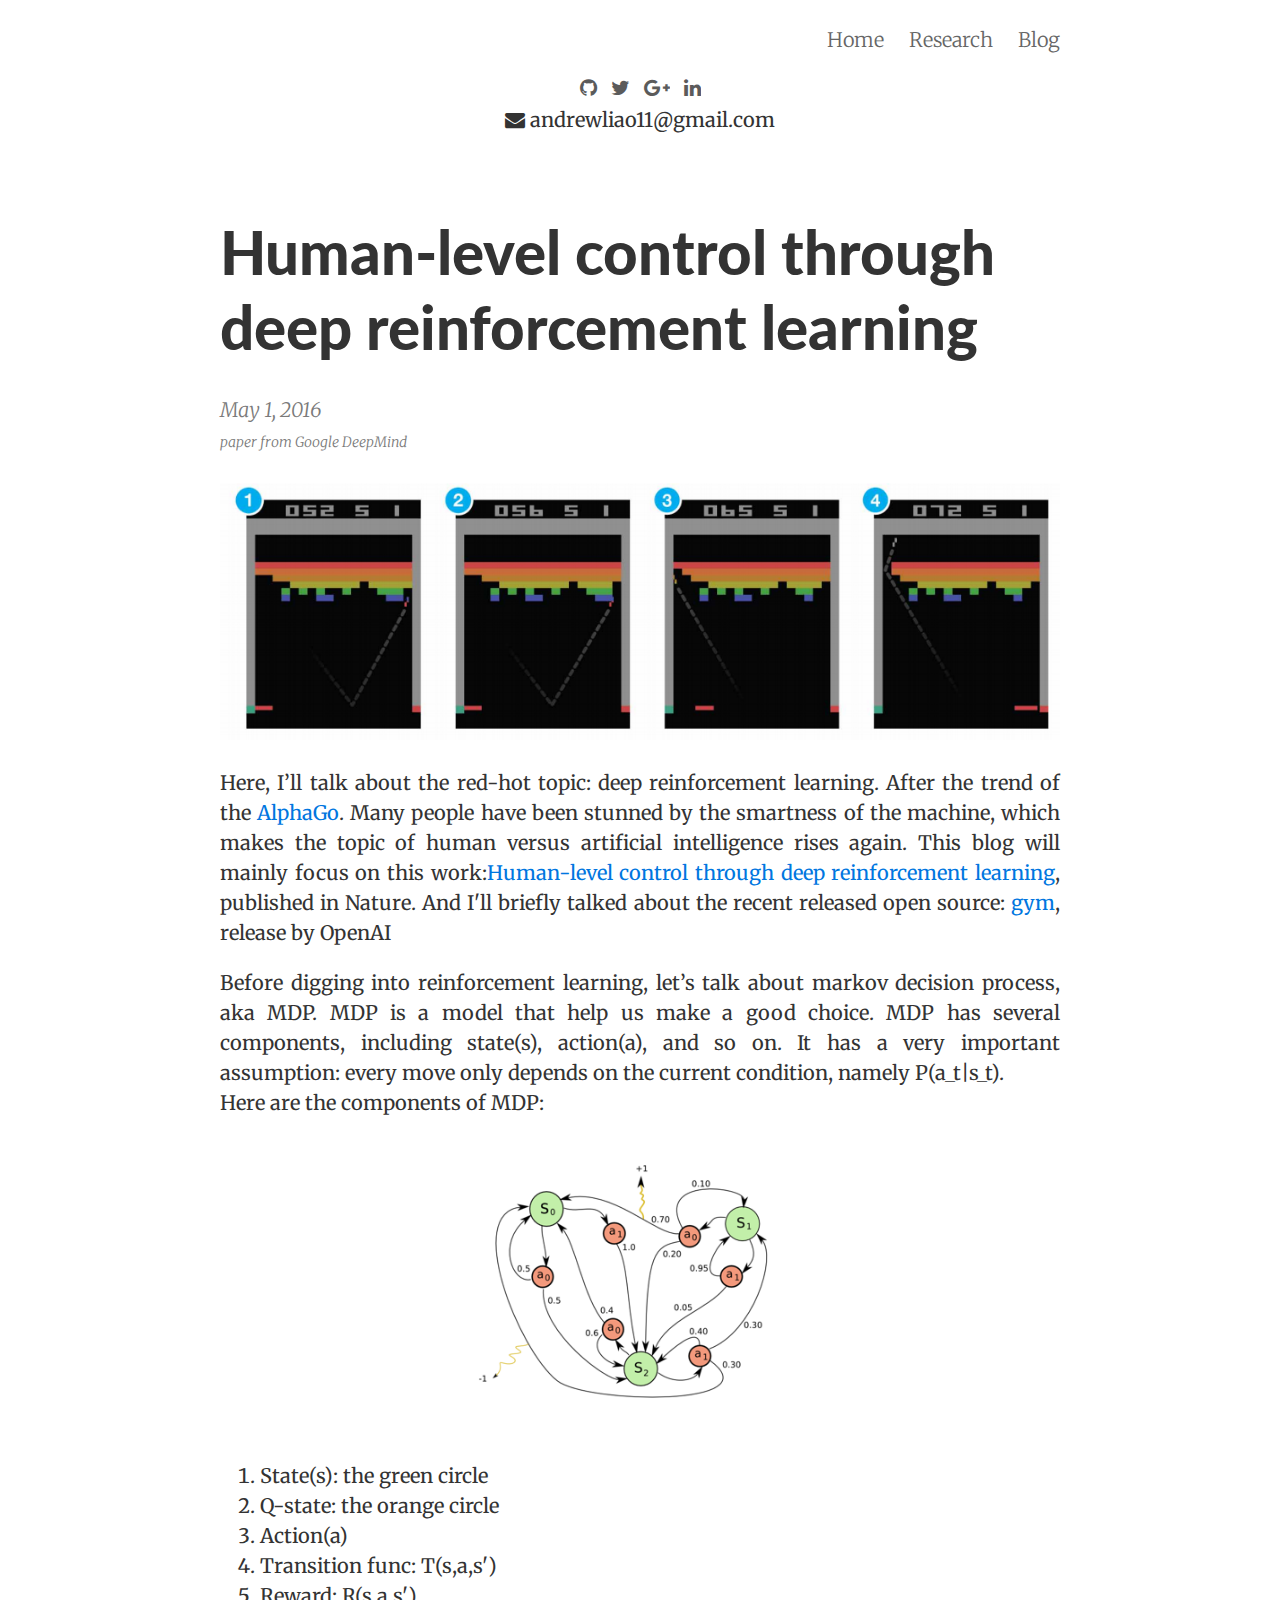
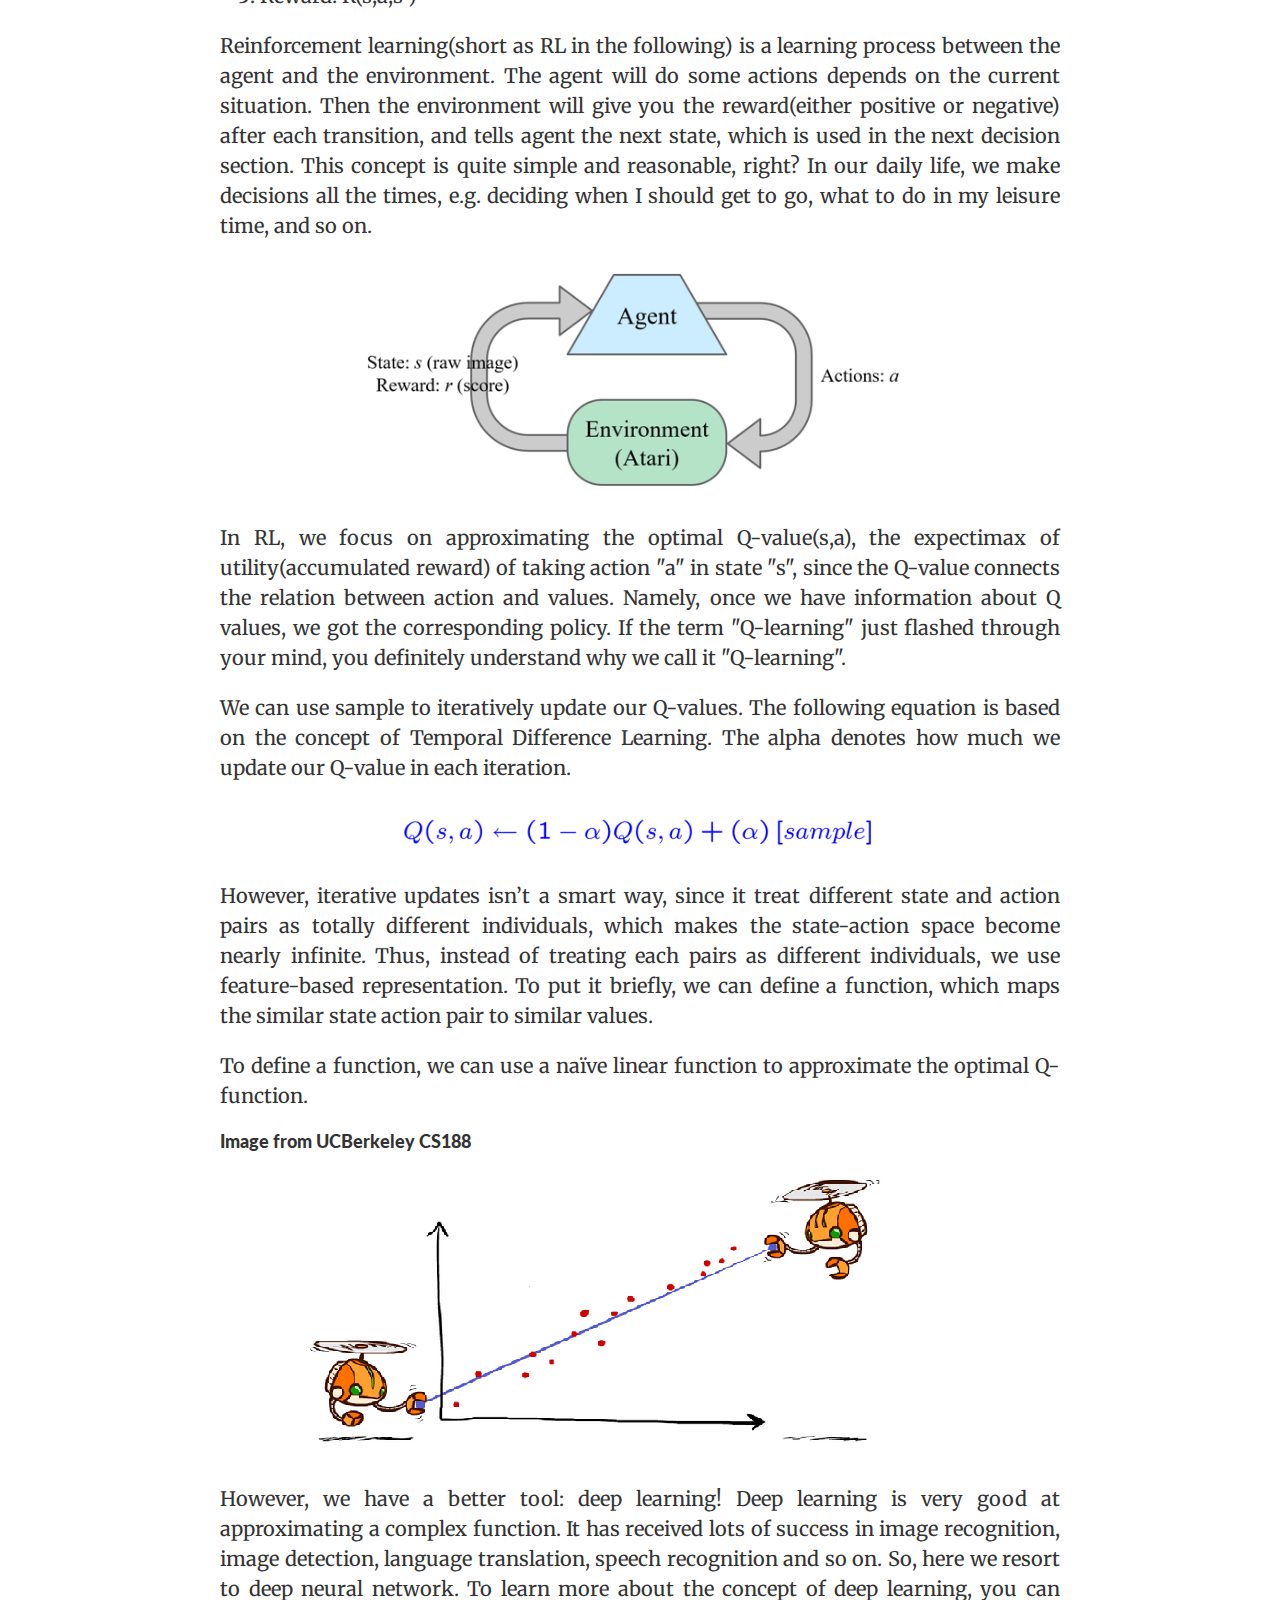
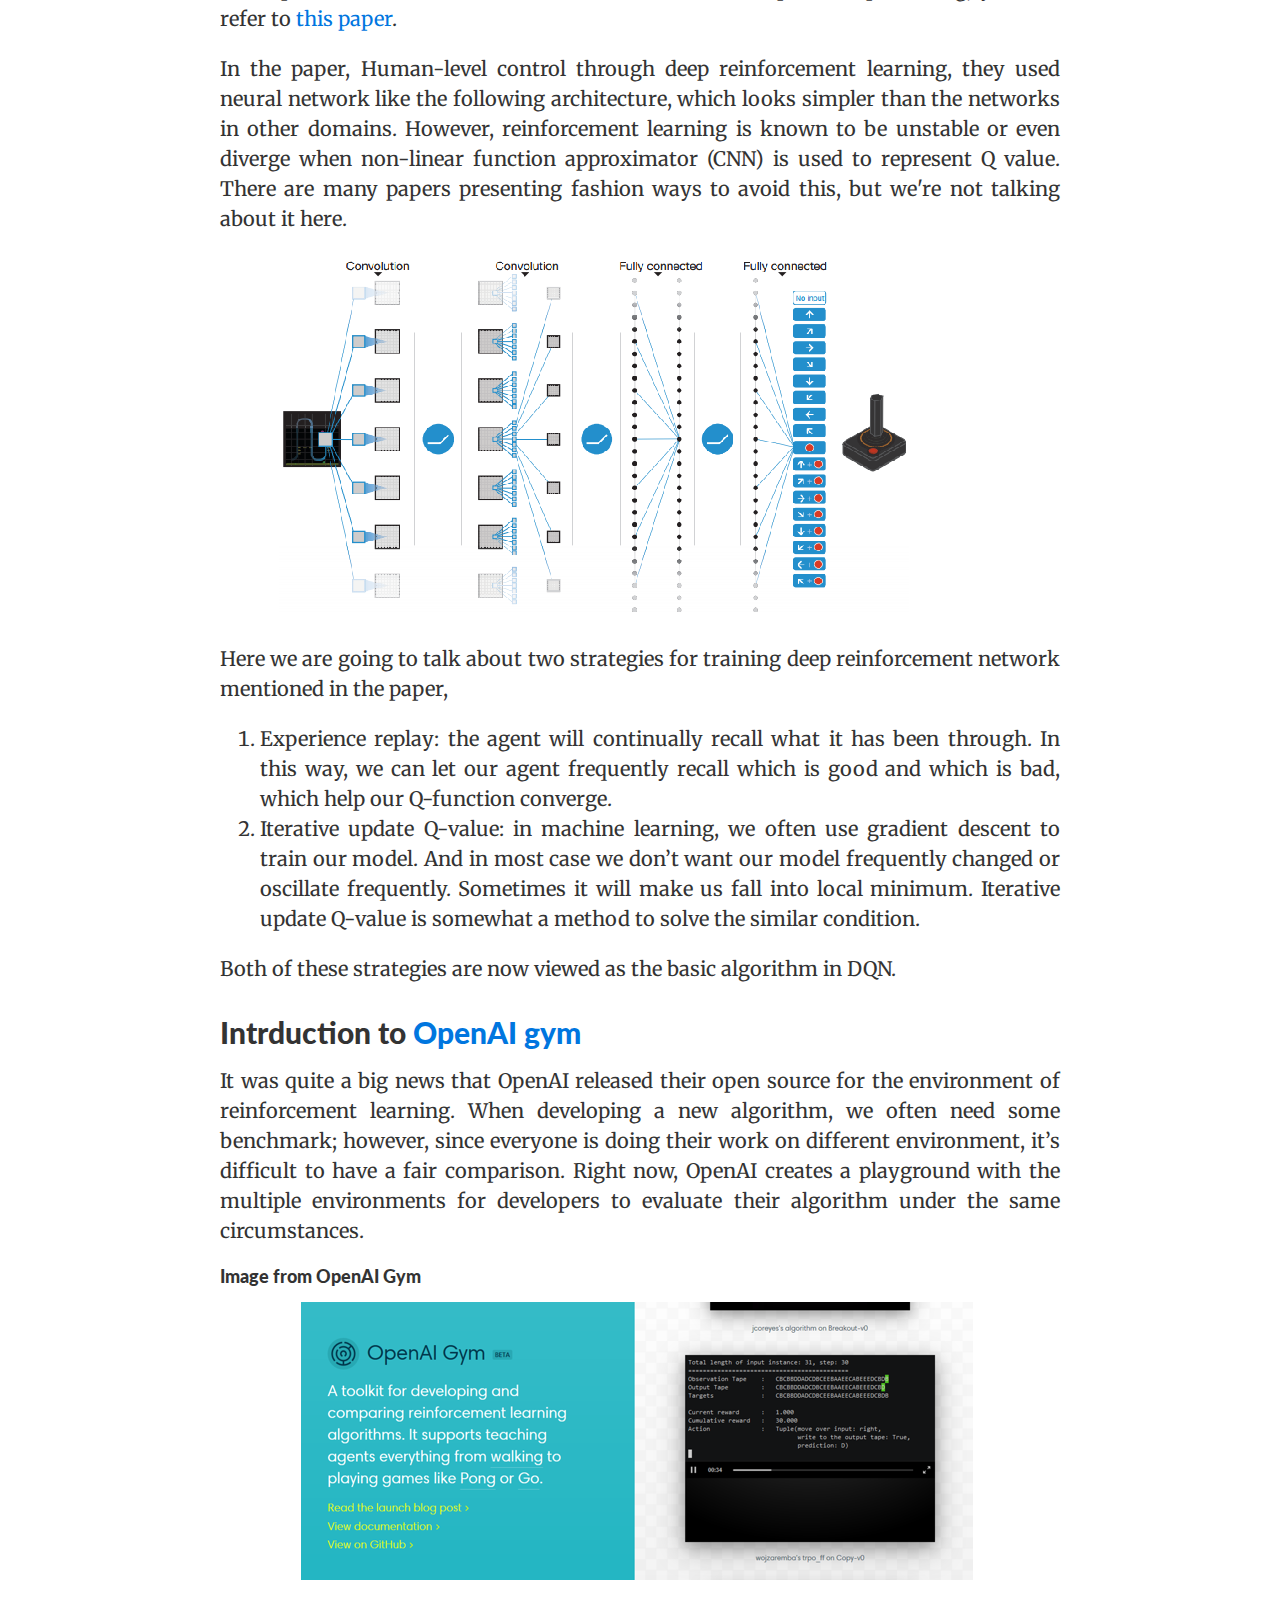
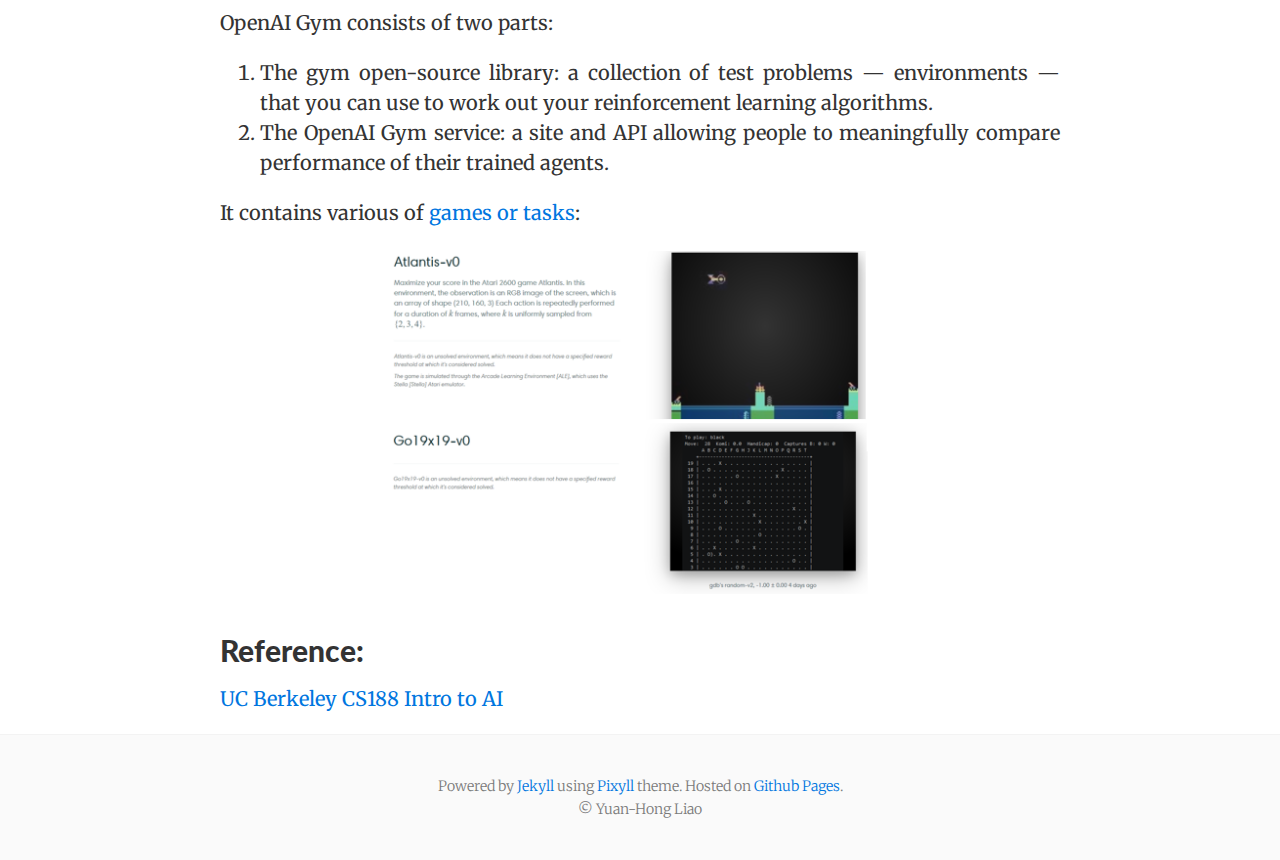
<file: rl/human-level/index.html>
<!DOCTYPE html>
<html>
<head>
    <meta charset="utf-8">
    <meta http-equiv="X-UA-Compatible" content="IE=edge">
    <title>Yuan-Hong Liao</title>
    <meta name="viewport" content="width=device-width, initial-scale=1">
    <meta name="description" content="Homepage and blog">
    <meta name="author" content="Yuan-Hong Liao">
    <meta name="keywords" content="reinforcementlearning">
    <link rel="canonical" href="https://andrewliao11.github.io/reinforcementlearning/human-level/">

    <!-- Custom CSS -->
    <link rel="stylesheet" href="/css/pixyll.css?201602132020" type="text/css">

    <!-- Fonts -->
    <link href='//fonts.googleapis.com/css?family=Merriweather:900,900italic,300,300italic' rel='stylesheet' type='text/css'>
    <link href='//fonts.googleapis.com/css?family=Lato:900,300' rel='stylesheet' type='text/css'>
    
      <link href="//maxcdn.bootstrapcdn.com/font-awesome/4.4.0/css/font-awesome.min.css" rel="stylesheet">
    

    <!-- Verifications -->
    

    <!-- Open Graph -->
    <!-- From: https://github.com/mmistakes/hpstr-jekyll-theme/blob/master/_includes/head.html -->
    <meta property="og:locale" content="en_US">
    <meta property="og:type" content="article">
    <meta property="og:title" content="Human-level control through deep reinforcement learning">
    <meta property="og:description" content="Homepage and blog">
    <meta property="og:url" content="https://andrewliao11.github.io/reinforcementlearning/human-level/">
    <meta property="og:site_name" content="Yuan-Hong Liao">

    <!-- Twitter Card -->
    <meta name="twitter:card" content="summary" />
    
        <meta name="twitter:site" content="@andrewliao11" />
    
    <meta name="twitter:title" content="Human-level control through deep reinforcement learning" />
    <meta name="twitter:description" content="Homepage and blog" />
    <meta name="twitter:url" content="https://andrewliao11.github.io/reinforcementlearning/human-level/" />

    <!-- Icons -->
    <link rel="apple-touch-icon" sizes="57x57" href="/apple-icon-57x57.png">
    <link rel="apple-touch-icon" sizes="114x114" href="/apple-icon-114x114.png">
    <link rel="apple-touch-icon" sizes="72x72" href="/apple-icon-72x72.png">
    <link rel="apple-touch-icon" sizes="144x144" href="/apple-icon-144x144.png">
    <link rel="apple-touch-icon" sizes="60x60" href="/apple-icon-60x60.png">
    <link rel="apple-touch-icon" sizes="120x120" href="/apple-icon-120x120.png">
    <link rel="apple-touch-icon" sizes="76x76" href="/apple-icon-76x76.png">
    <link rel="apple-touch-icon" sizes="152x152" href="/apple-icon-152x152.png">
    <link rel="apple-touch-icon" sizes="180x180" href="/apple-icon-180x180.png">
    <link rel="icon" type="image/png" href="/favicon-160x160.png" sizes="160x160">
    <link rel="icon" type="image/png" href="/favicon-96x96.png" sizes="96x96">
    <link rel="icon" type="image/png" href="/favicon-16x16.png" sizes="16x16">
    <link rel="icon" type="image/png" href="/favicon-32x32.png" sizes="32x32">

    
    <script type="text/javascript">
      var _gaq = _gaq || [];
      _gaq.push(['_setAccount', 'UA-63278661-1']);
      _gaq.push(['_trackPageview']);
      (function() {
        var ga = document.createElement('script'); ga.type = 'text/javascript'; ga.async = true;
        ga.src = ('https:' == document.location.protocol ? 'https://ssl' : 'http://www') + '.google-analytics.com/ga.js';
        var s = document.getElementsByTagName('script')[0]; s.parentNode.insertBefore(ga, s);
      })();
    </script>
    
</head>

<body class="site">
  <div class="site-wrap">
    <header class="site-header px2 px-responsive">
  <div class="mt2 wrap">
    <div class="measure">
      <a href="https://andrewliao11.github.io" class="site-title"></a>
      <nav class="site-nav">
        <a href="/">Home</a>
<a href="/research/">Research</a>
<a href="/blog/">Blog</a>
      </nav>
      <div class="clearfix" ></div>
      
        <div class="social-icons">
  <div class="left">
    
      <a class="fa fa-github" href="https://github.com/andrewliao11"></a>

    
      <a class="fa fa-twitter" href="https://twitter.com/andrewliao11"></a>
    
    
      <a class="fa fa-google-plus" href="https://plus.google.com/+andrewliao11/posts"></a>
    
    
      <a class="fa fa-linkedin" href="https://www.linkedin.com/in/andrewliao11"></a>
    
    
    
  </div>
  <div class="right">

    
    
    
  </div>
</div>

<div class="clearfix">
    
      <center> <a class="fa fa-envelope" href="mailto:andrewliao11@gmail.com"></a> andrewliao11@gmail.com <center>
    
</div>

    

      
    </div>
  </div>
</header>


    <div class="post p2 p-responsive wrap" role="main">
      <div class="measure">
        


<div class="post-header mb2">
  <h1>Human-level control through deep reinforcement learning<Down></h1>
  <span class="post-meta">May 1, 2016</span><br>
  
  <span class="post-meta small">
  
    paper from Google DeepMind
  
  </span>
</div>

<article class="post-content">
  <script type="text/javascript" src="http://cdn.mathjax.org/mathjax/latest/MathJax.js?config=TeX-AMS-MML_HTMLorMML"></script>

<p><img src="/images/human-level/breakout_states.png" alt="Teaser" /></p>


<p>Here, I’ll talk about the red-hot topic: deep reinforcement learning. After the trend of the <a href="https://deepmind.com/alpha-go">AlphaGo</a>. Many people have been stunned by the smartness of the machine, which makes the topic of human versus artificial intelligence rises again. This blog will mainly focus on this work:<a href="http://www.nature.com/nature/journal/v518/n7540/full/nature14236.html">Human-level control through deep reinforcement learning</a>, published in Nature. And I'll briefly talked about the recent released open source: <a href="https://gym.openai.com/">gym</a>, release by OpenAI</p>

<p>Before digging into reinforcement learning, let’s talk about markov decision process, aka MDP. MDP is a model that help us 
make a good choice. MDP has several components, including state(s), action(a), and so on. It has a very important assumption: 
every move only depends on the current condition, namely P(a_t|s_t). 
<br>Here are the components of MDP:</p>
<p><img src="/images/human-level/MDP.png" alt="mdp" /></p> 

<ol>
  <li>State(s): the green circle</li>
  <li>Q-state: the orange circle</li>
  <li>Action(a)</li>
  <li>Transition func: T(s,a,s')</li>
  <li>Reward: R(s,a,s')</li> 
</ol>

<p>Reinforcement learning(short as RL in the following) is a learning process between the agent and the environment. The agent will do some actions depends on
the current situation. Then the environment will give you the reward(either positive or negative) after each transition, and tells
agent the next state, which is used in the next decision section. This concept is quite simple and reasonable, right? In our daily 
life, we make decisions all the times, e.g. deciding when I should get to go, what to do in my leisure time, and so on.</p>

<p><img src="/images/human-level/RL.png" alt="RL" /></p>

<p>In RL, we focus on approximating the optimal Q-value(s,a), the expectimax of utility(accumulated reward) of taking action "a" in 
state "s", since the Q-value connects the relation between action and values. Namely, once we have information about Q values, we
got the corresponding policy. If the term "Q-learning" just flashed through your mind, you definitely understand 
why we call it "Q-learning".</p>

<p>We can use sample to iteratively update our Q-values. The following equation is based on the concept of Temporal Difference 
Learning. The alpha denotes how much we update our Q-value in each iteration.</p>
<p><img src="/images/human-level/TD_learning.png" alt="TD" /></p>

<p>However, iterative updates isn’t a smart way, since it treat different state and action pairs as totally different 
individuals, which makes the state-action space become nearly infinite. Thus, instead of treating each pairs as different 
individuals, we use feature-based representation. To put it briefly, we can define a function, which maps the similar state
action pair to similar values.</p>

<p>To define a function, we can use a naïve linear function to approximate the optimal Q-function.</p>
<h5 id="image-from-UC-Berkeley-CS188">Image from UCBerkeley CS188</h5>
<p><img src="/images/human-level/regression.png" alt="regression" /></p>

<p>However, we have a better tool: deep learning! Deep learning is very good at approximating a complex function. It has 
received lots of success in image recognition, image detection, language translation, speech recognition and so on. So, here we resort 
to deep neural network. To learn more about the concept of deep learning, you can refer to <a href=
"http://www.nature.com/nature/journal/v521/n7553/full/nature14539.html">this paper</a>.</p>

<p>In the paper, Human-level control through deep reinforcement learning, they used neural network like the following architecture,
 which looks simpler than the networks in other domains. However, reinforcement learning is known to be unstable or even diverge 
 when non-linear function approximator (CNN) is used to represent Q value. There are many papers presenting fashion ways to avoid this, 
 but we're not talking about it here.</p>
<p><img src="/images/human-level/network.png" alt="network" /></p> 
 
 <p>Here we are going to talk about two strategies for training deep reinforcement network mentioned in the paper,</p>
<ol>
  <li>Experience replay: the agent will continually recall what it has been through. In this way, we can let our agent frequently 
  recall which is good and which is bad, which help our Q-function converge.
  
  </li>
  <li>Iterative update Q-value: in machine learning, we often use gradient descent to train our model. And in most case we don’t
  want our model frequently changed or oscillate frequently. Sometimes it will make us fall into local minimum. Iterative update 
  Q-value is somewhat a method to solve the similar condition.
  </li>
</ol>
<p>Both of these strategies are now viewed as the basic algorithm in DQN.</p>

<h2>Intrduction to <a href="https://gym.openai.com/">OpenAI gym</a></h2>
<p>It was quite a big news that OpenAI released their open source for the environment of reinforcement learning. When developing
a new algorithm, we often need some benchmark; however, since everyone is doing their work on different environment, it’s
difficult to have a fair comparison. Right now, OpenAI creates a playground with the multiple environments for developers to 
evaluate their algorithm under the same circumstances. </p>
<h5 id="gym_t">Image from OpenAI Gym</h5>
<p><img src="/images/human-level/gym.png" alt="gym" /></p> 

<p>OpenAI Gym consists of two parts:</p> 
<ol>
<li>The gym open-source library: a collection of test problems — environments — that you can use to work out your reinforcement 
learning algorithms. </li>
<li>The OpenAI Gym service: a site and API allowing people to meaningfully compare performance of their trained agents. </li>
</ol>

<p>It contains various of <a href="https://gym.openai.com/envs">games or tasks</a>:</p>
<p><img src="/images/human-level/gym_game.png" alt="gym_game" /></p> 

<h2>Reference:</h2>
<a href="http://ai.berkeley.edu/home.html">UC Berkeley CS188 Intro to AI</a><br>


<!--
<p>In the last couple of years, a number of papers (like <a href="http://www.pnas.org/content/112/12/3618.abstract">this paper from JHU/Brown</a>, and <a href="http://arxiv.org/abs/1410.8027">this one from MPI</a>) have suggested that the task of Visual Question Answering (VQA, for short) can be used as an alternative Turing Test. The task involves answering an open-ended question (or a series of questions) about an image. An example is shown below:</p>

<h5 id="image-from-visualqaorg">Image from visualqa.org</h5>
<p><img src="/images/vqa/challenge.png" alt="Visual QA" /></p>

<p>The AI system needs to solve a number of sub-problems in Natural Language Processing and Computer Vision, in addition to being able to perform some kind of “common-sense” reasoning. It needs to localize the subject being referenced (the woman’s face, and more specifically the region around her lips), needs to detect objects (the banana), and should also have some common-sense knowledge that the word <em>mustache</em> is often used to refer to markings or objects on the face that are not actually mustaches (like milk mustaches). Since the problem cuts through two two very different modalities (vision and text), and requires high-level understanding of the scene, it appears to be an ideal candidate for a true Turing Test. The problem also has real world applications, like helping the <a href="https://itunes.apple.com/us/app/vizwiz/id439686043?mt=8">visually impaired</a>.</p>

<p>A few days ago, the <a href="http://visualqa.org/challenge.html">Visual QA Challenge</a> was launched, and along with it came a large dataset (~750K questions on ~250K images). After the <a href="http://mscoco.org/dataset/#captions-challenge2015">MS COCO Image Captioning Challenge</a> sparked a lot of interest in problem of <a href="https://pdollar.wordpress.com/2015/01/21/image-captioning/">image captioning</a> (or was it the interest that led to the challenge?), the time seems ripe to move onto a much harder problem at the intersection of NLP and Vision.</p>

<p>This post will present ways to model this problem using Neural Networks, exploring both Feedforward Neural Networks, and the much more exciting <strong>Recurrent Neural Networks</strong> (LSTMs, to be specific). If you do not know much about Neural Networks, then I encourage you to check these two awesome blogs: <a href="https://colah.github.io">Colah’s Blog</a> and <a href="https://karpathy.github.io">Karpathy’s Blog</a>. Specifically, check out the posts on Recurrent Neural Nets, Convolutional Neural Nets and LSTM Nets. The models in this post take inspiration from <a href="https://filebox.ece.vt.edu/~parikh/Publications/ICCV2015_VQA.pdf">this ICCV 2015 paper</a>, <a href="https://www.d2.mpi-inf.mpg.de/sites/default/files/iccv15-neural_qa.pdf">this ICCV 2015 paper</a>, and <a href="http://www.cs.toronto.edu/~mren/imageqa/">this NIPS 2015 paper</a>.</p>

<h2 id="generating-answers">Generating Answers</h2>
<p>An important aspect of solving this problem is to have a system that can generate new answers. While most of the answers in the VQA dataset are short (1-3 words), we would still like to a have a system that can generate arbitrarily long answers, keeping up with our spirit of the Turing test. We can perhaps take inspiration from papers on <a href="http://arxiv.org/abs/1409.3215">Sequence to Sequence Learning using RNNs</a>, that solve a similar problem when generating translations of arbitrary length. <a href="http://papers.nips.cc/paper/5411-a-multi-world-approach-to-question-answering-about-real-world-scenes-based-on-uncertain-input.pdf">Multi-word methods</a> have been presented for VQA too. However, for the purpose of this blog post, we will ignore this aspect of the problem. We will select the 1000 most frequent answers in the VQA training dataset, and solve the problem in a multi-class classification setting. These top 1000 answers cover over 80% of the answers in the VQA training set, so we can still expect to get reasonable results.</p>

<h2 id="the-feedforward-neural-model">The Feedforward Neural Model</h2>
<p><img src="/images/vqa/model_1.jpg" alt="The MLP Model" /></p>

<p>To get started, let’s first try to model the problem using a <a href="https://en.wikipedia.org/wiki/Multilayer_perceptron">MultiLayer Perceptron</a>. An MLP is a simple feedforward neural net that maps a feature vector (of fixed length) to an appropriate output. In our problem, this output will be a probability distribution over the set of possible answers. We will be using <a href="http://keras.io">Keras</a>, an awesome deep learning library based on <a href="http://deeplearning.net/software/theano/">Theano</a>, and written in Python. Setting up Keras is fairly easy, just have a look at their <a href="https://github.com/fchollet/keras#installation">readme</a> to get started.</p>

<p>In order to use the MLP model, we need to map all our input questions and images to a feature vector of fixed length. We perform the following operations to achieve this:</p>

<ol>
  <li>For the question, we transform each word to its <a href="https://code.google.com/p/word2vec/">word vector</a>, and sum up all the vectors. The length of this feature vector will be same as the length of a single word vector, and the word vectors (also called embeddings) that we use have a length of <code>300</code>.</li>
  <li>For the image, we pass it through a Deep Convolutional Neural Network (the well-known <a href="http://arxiv.org/abs/1409.1556">VGG Architecture</a>), and extract the activation from the second last layer (before the softmax layer, that is). Size of this feature vector is <code>4096</code>.</li>
</ol>

<p>Once we have generated the feature vectors, all we need to do now is to define a model in Keras, set up a cost function and an optimizer, and we’re good to go. 
The following Keras code defines a multi-layer perceptron with two hidden layers, <code>1024</code> hidden units in each layer and dropout layers in the middle for regularization. The final layer is a softmax layer, and is responsible for generating the probability distribution over the set of possible answers. I have used the <code>categorical_crossentropy</code> loss function since it is a multi-class classification problem. The <code>rmsprop</code> method is used for optimzation. You can try experimenting with other optimizers, and see what kind of <a href="http://lossfunctions.tumblr.com/">learning curves</a> you get.</p>

<div class="highlight"><pre><code class="language-python" data-lang="python"><span class="kn">from</span> <span class="nn">keras.models</span> <span class="kn">import</span> <span class="n">Sequential</span>
<span class="kn">from</span> <span class="nn">keras.layers.core</span> <span class="kn">import</span> <span class="n">Dense</span><span class="p">,</span> <span class="n">Dropout</span><span class="p">,</span> <span class="n">Activation</span>

<span class="n">img_dim</span> <span class="o">=</span> <span class="mi">4096</span> <span class="c">#top layer of the VGG net</span>
<span class="n">word_vec_dim</span> <span class="o">=</span> <span class="mi">300</span> <span class="c">#dimension of pre-trained word vectors</span>
<span class="n">nb_hidden_units</span> <span class="o">=</span> <span class="mi">1024</span> <span class="c">#number of hidden units, a hyperparameter</span>

<span class="n">model</span> <span class="o">=</span> <span class="n">Sequential</span><span class="p">()</span>
<span class="n">model</span><span class="o">.</span><span class="n">add</span><span class="p">(</span><span class="n">Dense</span><span class="p">(</span><span class="n">nb_hidden_units</span><span class="p">,</span> <span class="n">input_dim</span><span class="o">=</span><span class="n">img_dim</span><span class="o">+</span><span class="n">word_vec_dim</span><span class="p">,</span> 
          <span class="n">init</span><span class="o">=</span><span class="s">&#39;uniform&#39;</span><span class="p">))</span>
<span class="n">model</span><span class="o">.</span><span class="n">add</span><span class="p">(</span><span class="n">Activation</span><span class="p">(</span><span class="s">&#39;tanh&#39;</span><span class="p">))</span>
<span class="n">model</span><span class="o">.</span><span class="n">add</span><span class="p">(</span><span class="n">Dropout</span><span class="p">(</span><span class="mf">0.5</span><span class="p">))</span>
<span class="n">model</span><span class="o">.</span><span class="n">add</span><span class="p">(</span><span class="n">Dense</span><span class="p">(</span><span class="n">nb_hidden_units</span><span class="p">,</span> <span class="n">init</span><span class="o">=</span><span class="s">&#39;uniform&#39;</span><span class="p">))</span>
<span class="n">model</span><span class="o">.</span><span class="n">add</span><span class="p">(</span><span class="n">Activation</span><span class="p">(</span><span class="s">&#39;tanh&#39;</span><span class="p">))</span>
<span class="n">model</span><span class="o">.</span><span class="n">add</span><span class="p">(</span><span class="n">Dropout</span><span class="p">(</span><span class="mf">0.5</span><span class="p">))</span>
<span class="n">model</span><span class="o">.</span><span class="n">add</span><span class="p">(</span><span class="n">Dense</span><span class="p">(</span><span class="n">nb_classes</span><span class="p">,</span> <span class="n">init</span><span class="o">=</span><span class="s">&#39;uniform&#39;</span><span class="p">))</span>
<span class="n">model</span><span class="o">.</span><span class="n">add</span><span class="p">(</span><span class="n">Activation</span><span class="p">(</span><span class="s">&#39;softmax&#39;</span><span class="p">))</span>

<span class="n">model</span><span class="o">.</span><span class="n">compile</span><span class="p">(</span><span class="n">loss</span><span class="o">=</span><span class="s">&#39;categorical_crossentropy&#39;</span><span class="p">,</span> <span class="n">optimizer</span><span class="o">=</span><span class="s">&#39;rmsprop&#39;</span><span class="p">)</span></code></pre></div>

<p>Have a look at the <a href="https://github.com/avisingh599/visual-qa/blob/master/scripts/trainMLP.py">entire python script</a> to see the code for generating the features and training the network. It does not access the hard disk once the training begins, and uses about ~4GB of RAM. You can reduce memory usage by lowering the <code>batchSize</code> variable, but that would also lead to longer training times. It is able to process over 215K image-question pairs in less than <strong>160 seconds/epoch</strong> when working on a GTX 760 GPU with a batch size of 128. I ran my experiments for 100 epochs.</p>

<h2 id="the-recurrent-neural-model">The Recurrent Neural Model</h2>
<p><img src="/images/vqa/lstm_encoder.jpg" alt="The LSTM Model" align="middle" style="width: 500px;" /></p>

<p>A drawback of the previous approach is that we ignore the sequential nature of the questions. Regardless of what order the words appear in, we’ll get the same vector representing the question, à la <a href="https://en.wikipedia.org/wiki/Bag-of-words_model">bag-of-words (BOW)</a>. A way to tackle this limitation is by use of <a href="http://karpathy.github.io/2015/05/21/rnn-effectiveness/">Recurrent Neural Networks</a>, which are well-suited for sequential data. We’ll be using <a href="http://colah.github.io/posts/2015-08-Understanding-LSTMs/">LSTMs</a> here, since they avoid some common nuances of vanilla RNNs, and often give a slightly better performance. You can also experiment with other recurrent layers in Keras, such as <code>GRU</code>. The word vectors corresponding to the tokens in the question are passed to an LSTM in a sequential fashion, and the output of the LSTM (from its output gate) after all the tokens have been passed is chosen as the representation for the entire question. This fixed length vector is concatenated with the <code>4096</code> dimensional CNN vector for the image, and passed on to a multi-layer perceptron with fully connected layers. The last layer is once again softmax, and provides us with a probability distribution over the possible outputs.</p>

<div class="highlight"><pre><code class="language-python" data-lang="python"><span class="kn">from</span> <span class="nn">keras.models</span> <span class="kn">import</span> <span class="n">Sequential</span>
<span class="kn">from</span> <span class="nn">keras.layers.core</span> <span class="kn">import</span> <span class="n">Dense</span><span class="p">,</span> <span class="n">Activation</span><span class="p">,</span> <span class="n">Merge</span><span class="p">,</span> <span class="n">Dropout</span><span class="p">,</span> <span class="n">Reshape</span>
<span class="kn">from</span> <span class="nn">keras.layers.recurrent</span> <span class="kn">import</span> <span class="n">LSTM</span>

<span class="n">num_hidden_units_mlp</span> <span class="o">=</span> <span class="mi">1024</span>
<span class="n">num_hidden_units_lstm</span> <span class="o">=</span> <span class="mi">512</span>
<span class="n">img_dim</span> <span class="o">=</span> <span class="mi">4096</span>
<span class="n">word_vec_dim</span> <span class="o">=</span> <span class="mi">300</span>

<span class="n">image_model</span> <span class="o">=</span> <span class="n">Sequential</span><span class="p">()</span>
<span class="n">image_model</span><span class="o">.</span><span class="n">add</span><span class="p">(</span><span class="n">Reshape</span><span class="p">(</span><span class="n">input_shape</span> <span class="o">=</span> <span class="p">(</span><span class="n">img_dim</span><span class="p">,),</span> <span class="n">dims</span><span class="o">=</span><span class="p">(</span><span class="n">img_dim</span><span class="p">,)))</span>

<span class="n">language_model</span> <span class="o">=</span> <span class="n">Sequential</span><span class="p">()</span>
<span class="n">language_model</span><span class="o">.</span><span class="n">add</span><span class="p">(</span><span class="n">LSTM</span><span class="p">(</span><span class="n">output_dim</span> <span class="o">=</span> <span class="n">num_hidden_units_lstm</span><span class="p">,</span> 
			<span class="n">return_sequences</span><span class="o">=</span><span class="bp">False</span><span class="p">,</span> 
			<span class="n">input_shape</span><span class="o">=</span><span class="p">(</span><span class="n">max_len</span><span class="p">,</span> <span class="n">word_vec_dim</span><span class="p">)))</span>

<span class="n">model</span> <span class="o">=</span> <span class="n">Sequential</span><span class="p">()</span>
<span class="n">model</span><span class="o">.</span><span class="n">add</span><span class="p">(</span><span class="n">Merge</span><span class="p">([</span><span class="n">language_model</span><span class="p">,</span> <span class="n">image_model</span><span class="p">],</span> 
			<span class="n">mode</span><span class="o">=</span><span class="s">&#39;concat&#39;</span><span class="p">,</span> <span class="n">concat_axis</span><span class="o">=</span><span class="mi">1</span><span class="p">))</span>
<span class="n">model</span><span class="o">.</span><span class="n">add</span><span class="p">(</span><span class="n">Dense</span><span class="p">(</span><span class="n">num_hidden_units_mlp</span><span class="p">,</span> <span class="n">init</span><span class="o">=</span><span class="s">&#39;uniform&#39;</span><span class="p">))</span>
<span class="n">model</span><span class="o">.</span><span class="n">add</span><span class="p">(</span><span class="n">Activation</span><span class="p">(</span><span class="s">&#39;tanh&#39;</span><span class="p">)</span>
<span class="n">model</span><span class="o">.</span><span class="n">add</span><span class="p">(</span><span class="n">Dropout</span><span class="p">(</span><span class="mf">0.5</span><span class="p">))</span>
<span class="n">model</span><span class="o">.</span><span class="n">add</span><span class="p">(</span><span class="n">Dense</span><span class="p">(</span><span class="n">num_hidden_units_mlp</span><span class="p">,</span> <span class="n">init</span><span class="o">=</span><span class="s">&#39;uniform&#39;</span><span class="p">))</span>
<span class="n">model</span><span class="o">.</span><span class="n">add</span><span class="p">(</span><span class="n">Activation</span><span class="p">(</span><span class="s">&#39;tanh&#39;</span><span class="p">)</span>
<span class="n">model</span><span class="o">.</span><span class="n">add</span><span class="p">(</span><span class="n">Dropout</span><span class="p">(</span><span class="mf">0.5</span><span class="p">))</span>
<span class="n">model</span><span class="o">.</span><span class="n">add</span><span class="p">(</span><span class="n">Dense</span><span class="p">(</span><span class="n">nb_classes</span><span class="p">))</span>
<span class="n">model</span><span class="o">.</span><span class="n">add</span><span class="p">(</span><span class="n">Activation</span><span class="p">(</span><span class="s">&#39;softmax&#39;</span><span class="p">))</span>

<span class="n">model</span><span class="o">.</span><span class="n">compile</span><span class="p">(</span><span class="n">loss</span><span class="o">=</span><span class="s">&#39;categorical_crossentropy&#39;</span><span class="p">,</span> <span class="n">optimizer</span><span class="o">=</span><span class="s">&#39;rmsprop&#39;</span><span class="p">)</span></code></pre></div>

<p>A single <code>train_on_batch</code> method call in Keras expects the sequences to be of the same length (so that is can be represented as a Theano Tensor). There has been a lot of discussion regarding training LSTMs with variable length sequences, and I used the following technique: Sorted all the questions by their length, and then processed them in batches of <code>128</code> while training. Most batches had questions of the same length (say 9 or 10 words), and there was no need of zero-padding. For the few batched that did have questions of varying length, the shorter questions were zero-padded. I was able to achieve a training speed of <strong>200 seconds/epoch</strong> on a GTX 760 GPU.</p>

<h2 id="show-me-the-numbers">Show me the numbers</h2>
<p>I trained my system on the Training Set of the VQA dataset, and evaluated performance on the validation set, following the rules of the VQA challenge. The answer produced by the Neural Net is checked against every answer provided by humans (there are ten human answers for every question). If the answer produced by the neural net <em>exactly</em> matches <em>at least</em> three of the ten answers, then we classify it as a correct prediction. Here is the performance of the models that I trained:</p>

<table>
  <thead>
    <tr>
      <th>Model</th>
      <th style="text-align: center">Accuracy</th>
    </tr>
  </thead>
  <tbody>
    <tr>
      <td>BOW+CNN</td>
      <td style="text-align: center">48.46%</td>
    </tr>
    <tr>
      <td>LSTM-Language only</td>
      <td style="text-align: center">44.17%</td>
    </tr>
    <tr>
      <td>LSTM+CNN</td>
      <td style="text-align: center">51.63%</td>
    </tr>
  </tbody>
</table>

<p><strong>Update</strong>: The results that I reported earlier were based on a metric slightly different from the ones used on VQA. They have since been updated. Also, I was able to obtain a performance of <strong>53.34%</strong> on the test-dev set (LSTM+CNN), which is practically the same as those set by the VQA authors in their LSTM baseline.</p>

<p>It’s interesting to see that even a “blind” model is able to obtain an accuracy of 44.17%. This shows that the model is pretty good at guessing the answers once it has identified the type of question. The LSTM+CNN model shows an improvement of about 3% as compared to the Feedforward Model (BOW+CNN), which tells us that the temporal structure of the question is indeed helpful. These results are in line with what was obtained in the <a href="http://www.visualqa.org/VQA_ICCV2015.pdf">original VQA paper</a>. However, the results reported in the paper were on the <em>test</em> set (trained on train+val), while we have evaluated on the <em>validation</em> set (trained on only train). If we learn a model on both the training and the validation data, then we can expect a significant improvement in performance since the number of training examples will increase by 50%. Finally, there is a lot of scope for hyperparameter tuning (number of hidden units, number of MLP hidden layers, number of LSTM layers, dropout or no dropout etc.).</p>

<p>I carried out my experiments for 100 epochs<sup id="fnref:1"><a href="#fn:1" class="footnote">1</a></sup>, and observed the following curve:</p>

<p><img src="/images/vqa/learning_curve.jpg" alt="Validation Accuracy with number of epochs" /></p>

<p>The LSTM+CNN model flattens out in performance after about 50 epochs. The BOW+CNN also showed similar behavior, but took a surprising dive at epoch 90, which was soon rectified by the 100th epoch. I’ll probably re-initialize and run the models for 500 epochs, and see if such behavior is seen again or not. <strong>Update</strong>: I did run it once more, and the dip was not observed!</p>

<h3 id="a-note-on-word-embeddings">A note on word embeddings</h3>
<p>We have a number of choices when using word embeddings, and I experimented with three of them:</p>

<ol>
  <li>
    <p><a href="http://nlp.stanford.edu/projects/glove/">GloVe Word Embeddings</a> trained on the common-crawl: These gave the best performance, and all results reported here are using these embeddings.</p>
  </li>
  <li>
    <p><a href="https://levyomer.wordpress.com/2014/04/25/dependency-based-word-embeddings/">Goldberg and Levy 2014</a>: These are the default embeddings that come with <a href="http://spacy.io/">spaCy</a>, and they gave significantly worse results.</p>
  </li>
  <li>
    <p>Embeddings Trained on the VQA questions: I used <a href="https://radimrehurek.com/gensim/models/word2vec.html">Gensim’s word2vec</a> implementation to train my own embeddings on the questions in the training set of the VQA dataset. The performance was similar to, but slighly worse than the GloVe embeddings. This is primarily because the VQA training set alone is not sufficiently large (~2.5m words) to get reasonable word vectors, especially for less common words.</p>
  </li>
</ol>

<h3 id="link-to-github-repohttpsgithubcomavisingh599visual-qa"><a href="https://github.com/avisingh599/visual-qa">Link to github repo</a></h3>

<hr />
<div class="footnotes">
  <ol>
    <li id="fn:1">
      <p>Validation was done once per 10 epochs for BOW+CNN, once every 5 epochs for LSTMs. <a href="#fnref:1" class="reversefootnote">&#8617;</a></p>
    </li>
  </ol>
</div>
-->
</article>


  





  <div id="disqus_thread"></div>
  <script type="text/javascript">
    var disqus_shortname  = 'human-level';
    var disqus_identifier = '/rl/human-level';
    var disqus_title      = '';

    (function() {
      var dsq = document.createElement('script'); dsq.type = 'text/javascript'; dsq.async = true;
      dsq.src = '//' + disqus_shortname + '.disqus.com/embed.js';
      (document.getElementsByTagName('head')[0] || document.getElementsByTagName('body')[0]).appendChild(dsq);
    })();
  </script>
  <noscript>Please enable JavaScript to view the <a href="http://disqus.com/?ref_noscript">comments powered by Disqus.</a></noscript>




      </div>
    </div>
  </div>

  <footer class="center">
  <div class="measure">
    <small>
      Powered by <a href="https://jekyllrb.com/">Jekyll</a> using <a href="https://pixyll.com/">Pixyll</a> theme. Hosted on <a href="https://pages.github.com/">Github Pages</a>. <br>
      © Yuan-Hong Liao
    </small>
  </div>
</footer>

</body>
</html>
</file>
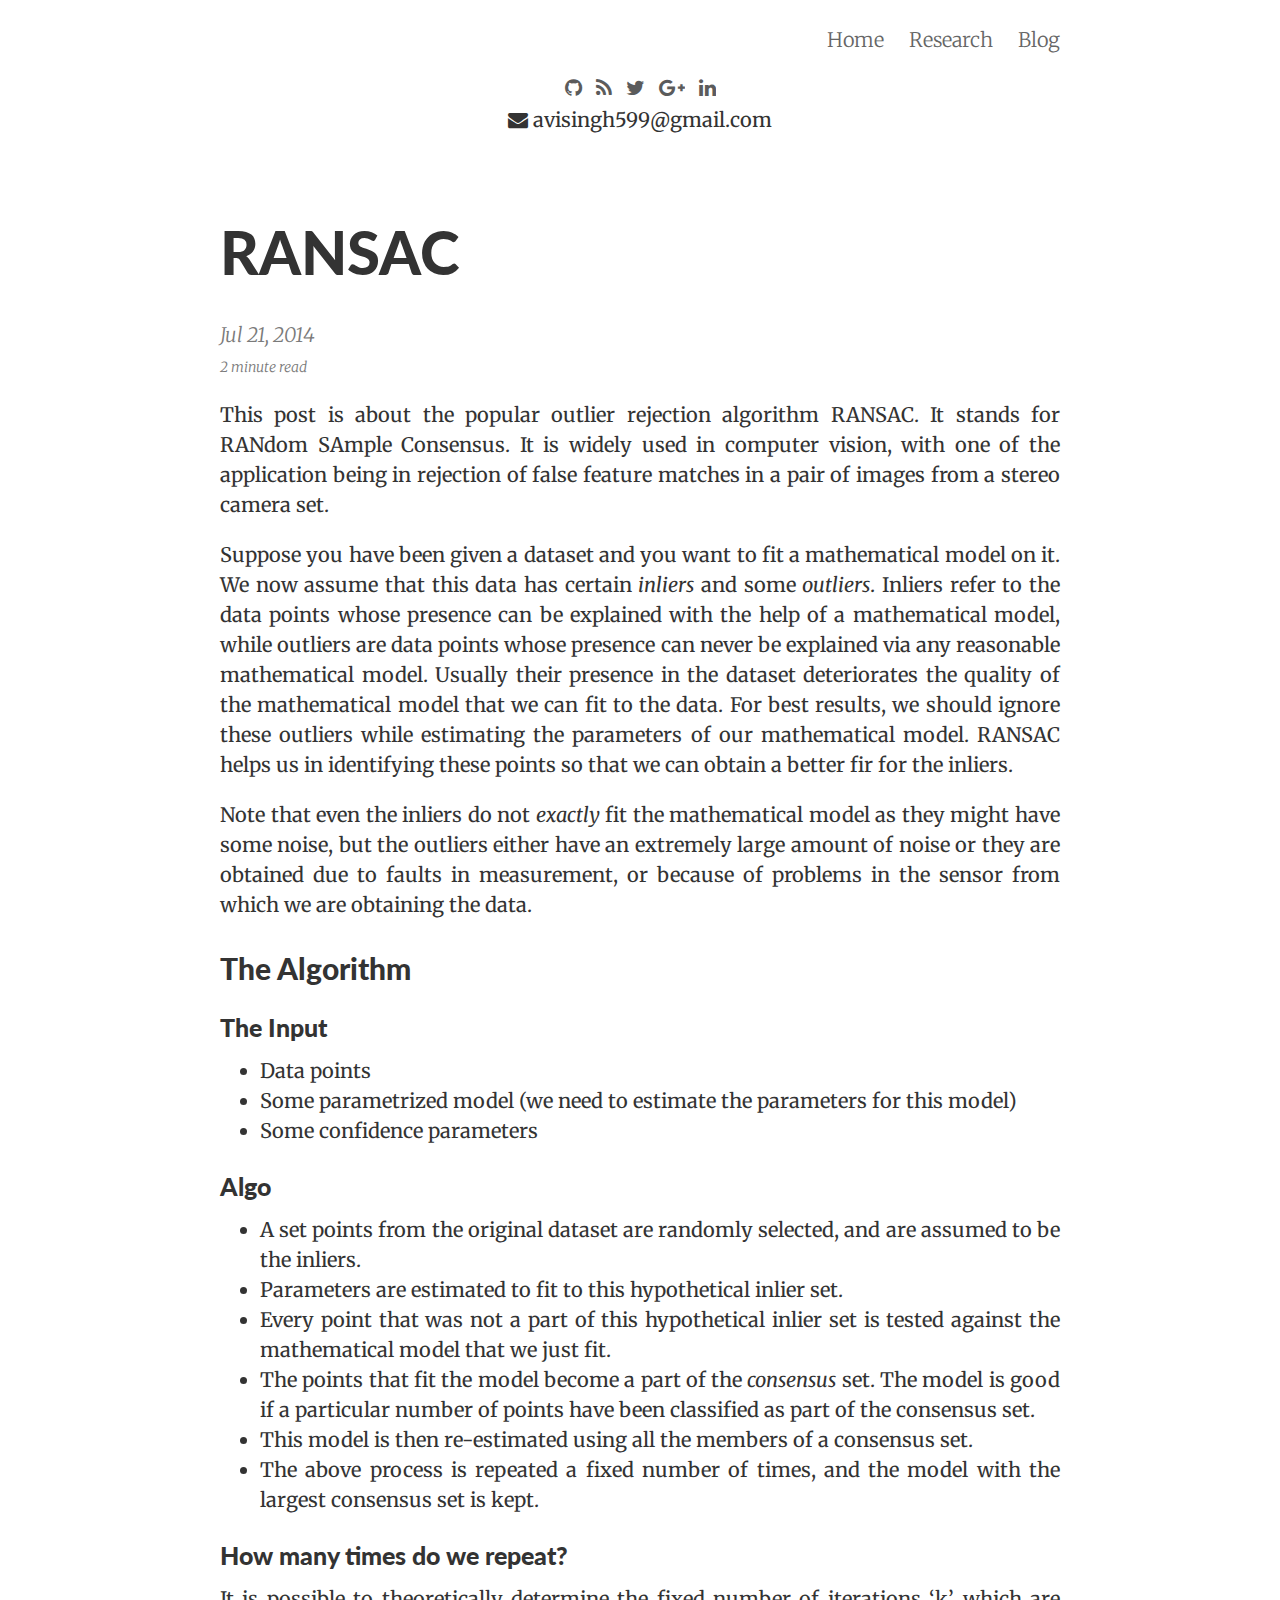
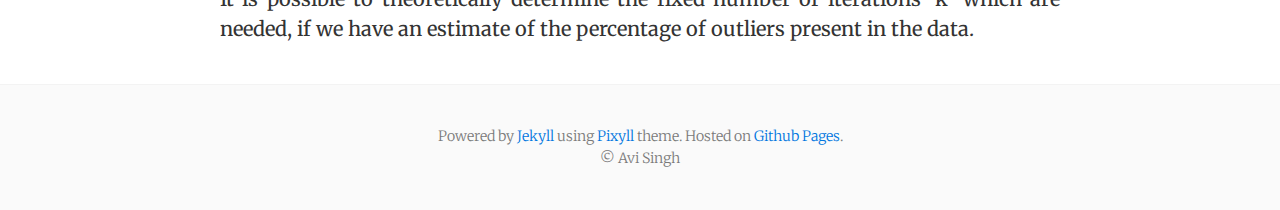
<file: stats/ransac/index.html>
<!DOCTYPE html>
<html>
<head>
    <meta charset="utf-8">
    <meta http-equiv="X-UA-Compatible" content="IE=edge">
    <title>Avi Singh</title>
    <meta name="viewport" content="width=device-width, initial-scale=1">
    <meta name="description" content="An introduction to the popular RANSAC algorithm for outlier rejection.">
    <meta name="author" content="Avi Singh">
    <meta name="keywords" content="stats">
    <link rel="canonical" href="https://avisingh599.github.io/stats/ransac/">
    <link rel="alternate" type="application/rss+xml" title="RSS Feed for Avi Singh" href="/feed.xml" />

    <!-- Custom CSS -->
    <link rel="stylesheet" href="/css/pixyll.css?201602132020" type="text/css">

    <!-- Fonts -->
    <link href='//fonts.googleapis.com/css?family=Merriweather:900,900italic,300,300italic' rel='stylesheet' type='text/css'>
    <link href='//fonts.googleapis.com/css?family=Lato:900,300' rel='stylesheet' type='text/css'>
    
      <link href="//maxcdn.bootstrapcdn.com/font-awesome/4.4.0/css/font-awesome.min.css" rel="stylesheet">
    

    <!-- Verifications -->
    

    <!-- Open Graph -->
    <!-- From: https://github.com/mmistakes/hpstr-jekyll-theme/blob/master/_includes/head.html -->
    <meta property="og:locale" content="en_US">
    <meta property="og:type" content="article">
    <meta property="og:title" content="RANSAC">
    <meta property="og:description" content="Homepage and blog">
    <meta property="og:url" content="https://avisingh599.github.io/stats/ransac/">
    <meta property="og:site_name" content="Avi Singh">

    <!-- Twitter Card -->
    <meta name="twitter:card" content="summary" />
    
        <meta name="twitter:site" content="@avisingh599" />
    
    <meta name="twitter:title" content="RANSAC" />
    <meta name="twitter:description" content="An introduction to the popular RANSAC algorithm for outlier rejection." />
    <meta name="twitter:url" content="https://avisingh599.github.io/stats/ransac/" />

    <!-- Icons -->
    <link rel="apple-touch-icon" sizes="57x57" href="/apple-icon-57x57.png">
    <link rel="apple-touch-icon" sizes="114x114" href="/apple-icon-114x114.png">
    <link rel="apple-touch-icon" sizes="72x72" href="/apple-icon-72x72.png">
    <link rel="apple-touch-icon" sizes="144x144" href="/apple-icon-144x144.png">
    <link rel="apple-touch-icon" sizes="60x60" href="/apple-icon-60x60.png">
    <link rel="apple-touch-icon" sizes="120x120" href="/apple-icon-120x120.png">
    <link rel="apple-touch-icon" sizes="76x76" href="/apple-icon-76x76.png">
    <link rel="apple-touch-icon" sizes="152x152" href="/apple-icon-152x152.png">
    <link rel="apple-touch-icon" sizes="180x180" href="/apple-icon-180x180.png">
    <link rel="icon" type="image/png" href="/favicon-160x160.png" sizes="160x160">
    <link rel="icon" type="image/png" href="/favicon-96x96.png" sizes="96x96">
    <link rel="icon" type="image/png" href="/favicon-16x16.png" sizes="16x16">
    <link rel="icon" type="image/png" href="/favicon-32x32.png" sizes="32x32">

    
    <script type="text/javascript">
      var _gaq = _gaq || [];
      _gaq.push(['_setAccount', 'UA-63278661-1']);
      _gaq.push(['_trackPageview']);
      (function() {
        var ga = document.createElement('script'); ga.type = 'text/javascript'; ga.async = true;
        ga.src = ('https:' == document.location.protocol ? 'https://ssl' : 'http://www') + '.google-analytics.com/ga.js';
        var s = document.getElementsByTagName('script')[0]; s.parentNode.insertBefore(ga, s);
      })();
    </script>
    
</head>

<body class="site">
  <div class="site-wrap">
    <header class="site-header px2 px-responsive">
  <div class="mt2 wrap">
    <div class="measure">
      <a href="https://avisingh599.github.io" class="site-title"></a>
      <nav class="site-nav">
        <a href="/">Home</a>
<a href="/research/">Research</a>
<a href="/blog/">Blog</a>
      </nav>
      <div class="clearfix" ></div>
      
        <div class="social-icons">
  <div class="left">
    
      <a class="fa fa-github" href="https://github.com/avisingh599"></a>
    
    
    
    <a class="fa fa-rss" href="/feed.xml"></a>
    
      <a class="fa fa-twitter" href="https://twitter.com/avisingh599"></a>
    
    
      <a class="fa fa-google-plus" href="https://plus.google.com/+avisingh599/posts"></a>
    
    
      <a class="fa fa-linkedin" href="https://www.linkedin.com/in/avisingh599"></a>
    
    
    
  </div>
  <div class="right">

    
    
    
  </div>
</div>

<div class="clearfix">
    
      <center> <a class="fa fa-envelope" href="mailto:avisingh599@gmail.com"></a> avisingh599@gmail.com <center>
    
</div>

    

      
    </div>
  </div>
</header>


    <div class="post p2 p-responsive wrap" role="main">
      <div class="measure">
        


<div class="post-header mb2">
  <h1>RANSAC</h1>
  <span class="post-meta">Jul 21, 2014</span><br>
  
  <span class="post-meta small">
  
    2 minute read
  
  </span>
</div>

<article class="post-content">
  <p>This post is about the popular outlier rejection algorithm RANSAC. It stands for RANdom SAmple Consensus. It is widely used in computer vision, with one of the application being in rejection of false feature matches in a pair of images from a stereo camera set.</p>

<p>Suppose you have been given a dataset and you want to fit a mathematical model on it. We now assume that this data has certain <em>inliers</em> and some <em>outliers</em>. Inliers refer to the data points whose presence can be explained with the help of a mathematical model, while outliers are data points whose presence can never be explained via any reasonable mathematical model. Usually their presence in the dataset deteriorates the quality of the mathematical model that we can fit to the data. For best results, we should ignore these outliers while estimating the parameters of our mathematical model. RANSAC helps us in identifying these points so that we can obtain a better fir for the inliers.</p>

<p>Note that even the inliers do not <em>exactly</em> fit the mathematical model as they might have some noise, but the outliers either have an extremely large amount of noise or they are obtained due to faults in measurement, or because of problems in the sensor from which we are obtaining the data.</p>

<h2 id="the-algorithm">The Algorithm</h2>

<h3 id="the-input">The Input</h3>
<ul>
  <li>Data points</li>
  <li>Some parametrized model (we need to estimate the parameters for this model)</li>
  <li>Some confidence parameters</li>
</ul>

<h3 id="algo">Algo</h3>
<ul>
  <li>A set points from the original dataset are randomly selected, and are assumed to be the inliers.</li>
  <li>Parameters are estimated to fit to this hypothetical inlier set.</li>
  <li>Every point that was not a part of this hypothetical inlier set is tested against the mathematical model that we just fit.</li>
  <li>The points that fit the model become a part of the <em>consensus</em> set. The model is good if a particular number of points have been classified as part of the consensus set.</li>
  <li>This model is then re-estimated using all the members of a consensus set.</li>
  <li>The above process is repeated a fixed number of times, and the model with the largest consensus set is kept.</li>
</ul>

<h3 id="how-many-times-do-we-repeat">How many times do we repeat?</h3>
<p>It is possible to theoretically determine the fixed number of iterations ‘k’ which are needed, if we have an estimate of the percentage of outliers present in the data.</p>

</article>


  





  <div id="disqus_thread"></div>
  <script type="text/javascript">
    var disqus_shortname  = 'avisingh599';
    var disqus_identifier = '/stats/ransac';
    var disqus_title      = '';

    (function() {
      var dsq = document.createElement('script'); dsq.type = 'text/javascript'; dsq.async = true;
      dsq.src = '//' + disqus_shortname + '.disqus.com/embed.js';
      (document.getElementsByTagName('head')[0] || document.getElementsByTagName('body')[0]).appendChild(dsq);
    })();
  </script>
  <noscript>Please enable JavaScript to view the <a href="http://disqus.com/?ref_noscript">comments powered by Disqus.</a></noscript>




      </div>
    </div>
  </div>

  <footer class="center">
  <div class="measure">
    <small>
      Powered by <a href="https://jekyllrb.com/">Jekyll</a> using <a href="https://pixyll.com/">Pixyll</a> theme. Hosted on <a href="https://pages.github.com/">Github Pages</a>. <br>
      © Avi Singh
    </small>
  </div>
</footer>

</body>
</html>
</file>
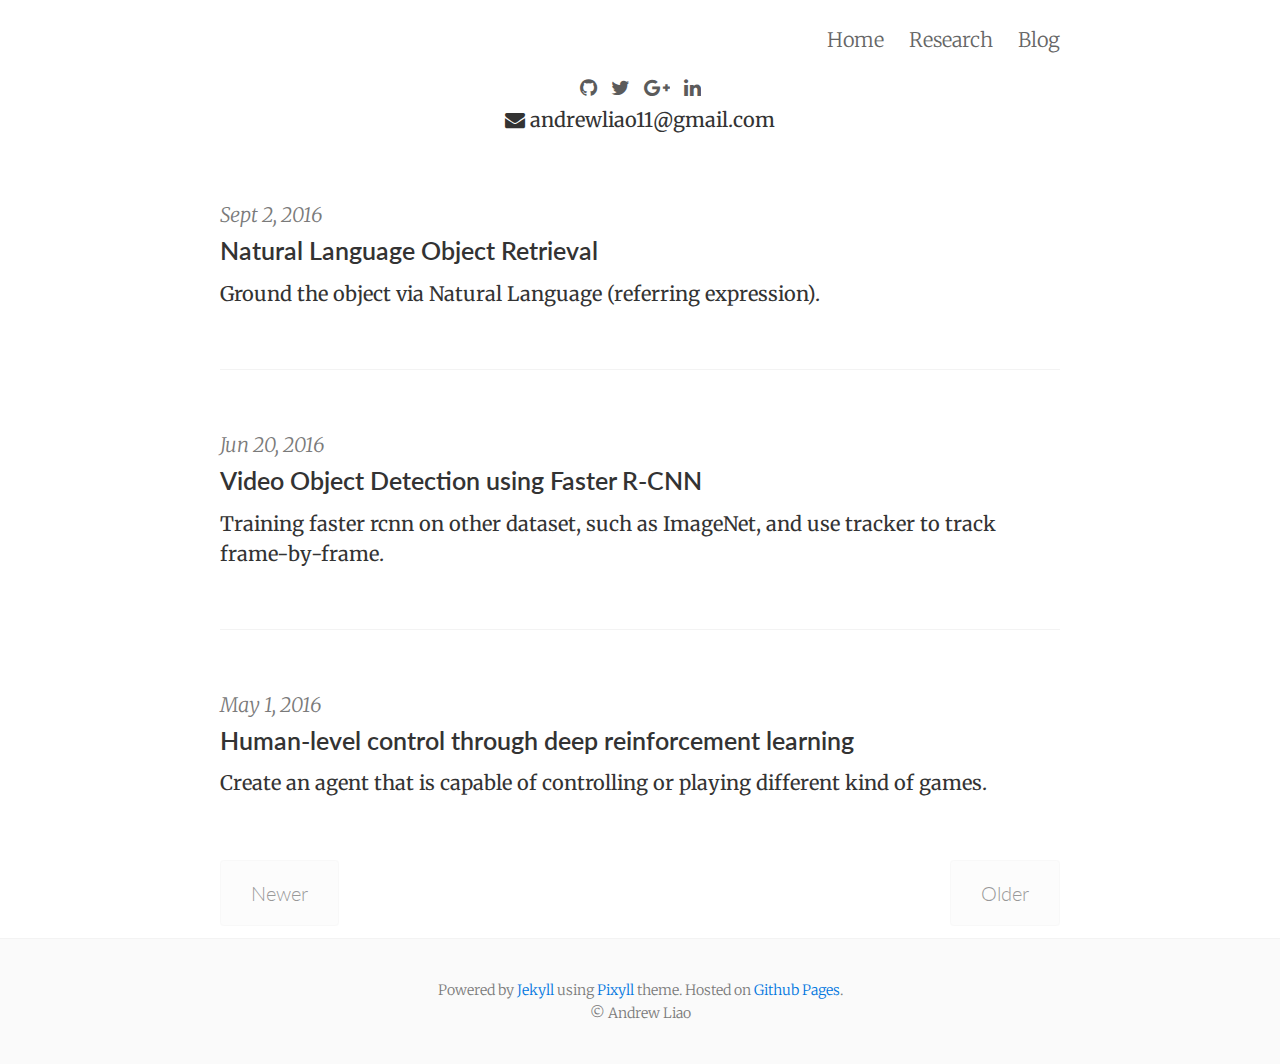
<file: v1/blog/index.html>
<!DOCTYPE html>
<html>
<head>
    <meta charset="utf-8">
    <meta http-equiv="X-UA-Compatible" content="IE=edge">
    <title>Yuan-Hong Liao</title>
    <meta name="viewport" content="width=device-width, initial-scale=1">
    <meta name="description" content="Homepage and blog">
    <meta name="author" content="Yuan-Hong Liao">
    
    <link rel="canonical" href="https://andrewliao11.github.io/blog/">
    <link rel="alternate" type="application/rss+xml" title="RSS Feed for Avi Singh" href="/feed.xml" />

    <!-- Custom CSS -->
    <link rel="stylesheet" href="/css/pixyll.css?201602132020" type="text/css">

    <!-- Fonts -->
    <link href='//fonts.googleapis.com/css?family=Merriweather:900,900italic,300,300italic' rel='stylesheet' type='text/css'>
    <link href='//fonts.googleapis.com/css?family=Lato:900,300' rel='stylesheet' type='text/css'>
    
      <link href="//maxcdn.bootstrapcdn.com/font-awesome/4.4.0/css/font-awesome.min.css" rel="stylesheet">
    

    <!-- Verifications -->
    

    <!-- Open Graph -->
    <!-- From: https://github.com/mmistakes/hpstr-jekyll-theme/blob/master/_includes/head.html -->
    <meta property="og:locale" content="en_US">
    <meta property="og:type" content="article">
    <meta property="og:title" content="Blog">
    <meta property="og:description" content="Homepage and blog">
    <meta property="og:url" content="https://andrewliao11.github.io/blog/">
    <meta property="og:site_name" content="Yuan-Hong Liao">

    <!-- Twitter Card -->
    <meta name="twitter:card" content="summary" />
    
        <meta name="twitter:site" content="@andrewliao11" />
    
    <meta name="twitter:title" content="Blog" />
    <meta name="twitter:description" content="Homepage and blog" />
    <meta name="twitter:url" content="https://andrewliao11.github.io/blog/" />

    <!-- Icons -->
    <link rel="apple-touch-icon" sizes="57x57" href="/apple-icon-57x57.png">
    <link rel="apple-touch-icon" sizes="114x114" href="/apple-icon-114x114.png">
    <link rel="apple-touch-icon" sizes="72x72" href="/apple-icon-72x72.png">
    <link rel="apple-touch-icon" sizes="144x144" href="/apple-icon-144x144.png">
    <link rel="apple-touch-icon" sizes="60x60" href="/apple-icon-60x60.png">
    <link rel="apple-touch-icon" sizes="120x120" href="/apple-icon-120x120.png">
    <link rel="apple-touch-icon" sizes="76x76" href="/apple-icon-76x76.png">
    <link rel="apple-touch-icon" sizes="152x152" href="/apple-icon-152x152.png">
    <link rel="apple-touch-icon" sizes="180x180" href="/apple-icon-180x180.png">
    <link rel="icon" type="image/png" href="/favicon-160x160.png" sizes="160x160">
    <link rel="icon" type="image/png" href="/favicon-96x96.png" sizes="96x96">
    <link rel="icon" type="image/png" href="/favicon-16x16.png" sizes="16x16">
    <link rel="icon" type="image/png" href="/favicon-32x32.png" sizes="32x32">

    
    <script type="text/javascript">
      var _gaq = _gaq || [];
      _gaq.push(['_setAccount', 'UA-63278661-1']);
      _gaq.push(['_trackPageview']);
      (function() {
        var ga = document.createElement('script'); ga.type = 'text/javascript'; ga.async = true;
        ga.src = ('https:' == document.location.protocol ? 'https://ssl' : 'http://www') + '.google-analytics.com/ga.js';
        var s = document.getElementsByTagName('script')[0]; s.parentNode.insertBefore(ga, s);
      })();
    </script>
    
</head>

<body class="site">
  <div class="site-wrap">
    <header class="site-header px2 px-responsive">
  <div class="mt2 wrap">
    <div class="measure">
      <a href="https://andrewliao11.github.io" class="site-title"></a>
      <nav class="site-nav">
        <a href="/">Home</a>
<a href="/research/">Research</a>
<a href="/blog/">Blog</a>
      </nav>
      <div class="clearfix" ></div>
      
        <div class="social-icons">
  <div class="left">
    
      <a class="fa fa-github" href="https://github.com/andrewliao11"></a>
    
    
      <a class="fa fa-twitter" href="https://twitter.com/andrewliao11"></a>
    
    
      <a class="fa fa-google-plus" href="https://plus.google.com/+andrewliao11/posts"></a>
    
    
      <a class="fa fa-linkedin" href="https://www.linkedin.com/in/andrewliao11"></a>
    
    
    
  </div>
  <div class="right">

    
    
    
  </div>
</div>

<div class="clearfix">
    
      <center> <a class="fa fa-envelope" href="mailto:andrewliao11@gmail.com"></a> andrewliao11@gmail.com <center>
    
</div>

    

      
    </div>
  </div>
</header>


    <div class="post p2 p-responsive wrap" role="main">
      <div class="measure">
        <div class="home">

  <div class="posts">
    
    <!--
      <div class="post py3">
        <p class="post-meta">Jun 20, 2016</p>
        <a href="/retrieval/natural-language-object-retrieval/" class="post-link"><h3 class="h3 post-title">Natural Language Object Retrieval</h3></a>
        <p class="post-summary">
            Ground the object via Natural Language(referring expression)
        </p>
      </div>
     -->
      <div class="post py3">
        <p class="post-meta">Sept 2, 2016</p>
        <a href="/retrieval/nl-boject-retrieval/" class="post-link"><h3 class="h3 post-title">Natural Language Object Retrieval</h3></a>
        <p class="post-summary">
            Ground the object via Natural Language (referring expression).
        </p>
      </div>
      <div class="post py3">
        <p class="post-meta">Jun 20, 2016</p>
        <a href="/object_detection/faster_rcnn/" class="post-link"><h3 class="h3 post-title">Video Object Detection using Faster R-CNN</h3></a>
        <p class="post-summary">
            Training faster rcnn on other dataset, such as ImageNet, and use tracker to track frame-by-frame.
        </p>
      </div>
      <div class="post py3">
        <p class="post-meta">May 1, 2016</p>
        <a href="/rl/human-level/" class="post-link"><h3 class="h3 post-title">Human-level control through deep reinforcement learning</h3></a>
        <p class="post-summary">
            Create an agent that is capable of controlling or playing different kind of games.
        </p>
      </div>
      </div>
  </div>

  <div class="pagination clearfix mb1 mt4">
  <div class="left">
    
      <span class="pagination-item disabled">Newer</span>
    
  </div>
  <div class="right">
    
      <span class="pagination-item disabled">Older</span>
    
  </div>
</div>

</div>

      </div>
    </div>
  </div>

  <footer class="center">
  <div class="measure">
    <small>
      Powered by <a href="https://jekyllrb.com/">Jekyll</a> using <a href="https://pixyll.com/">Pixyll</a> theme. Hosted on <a href="https://pages.github.com/">Github Pages</a>. <br>
      © Andrew Liao
    </small>
  </div>
</footer>

</body>
</html>
</file>
<file: css/pixyll.css>
@charset "UTF-8";
/*!
* Pixyll - A simple, beautiful Jekyll theme that's mobile first.
* @author John Otander <johnotander@gmail.com> (http://johnotander.com/)
* @link https://github.com/johnotander/pixyll
* @license MIT
*/
/*!

  BASSCSS

  Next-level CSS toolkit - basscss.com

  Made with love by Jxnblk - ©2014 Brent Jackson
  MIT License http://opensource.org/licenses/MIT

*/
/* Basscss Base Buttons */
button,
.button {
  font-family: "Lato", "Helvetica Neue", Helvetica, sans-serif;
  font-size: inherit;
  font-weight: normal;
  text-decoration: none;
  cursor: pointer;
  display: inline-block;
  box-sizing: border-box;
  line-height: 1.125rem;
  padding: 0.5rem 1rem;
  margin: 0;
  height: auto;
  border: 1px solid transparent;
  vertical-align: middle;
  -webkit-appearance: none; }

::-moz-focus-inner {
  border: 0;
  padding: 0; }

.button:hover {
  text-decoration: none; }

/* Basscss Base Forms */
input,
select,
textarea,
fieldset {
  font-size: 1rem;
  margin-top: 0;
  margin-bottom: 0.5rem; }

input[type=text],
input[type=datetime],
input[type=datetime-local],
input[type=email],
input[type=month],
input[type=number],
input[type=password],
input[type=search],
input[type=tel],
input[type=time],
input[type=url],
input[type=week] {
  box-sizing: border-box;
  height: 2.25rem;
  padding: 0.5rem 0.5rem;
  vertical-align: middle;
  -webkit-appearance: none; }

select {
  box-sizing: border-box;
  line-height: 1.75;
  padding: 0.5rem 0.5rem; }

select:not([multiple]) {
  height: 2.25rem;
  vertical-align: middle; }

textarea {
  box-sizing: border-box;
  line-height: 1.75;
  padding: 0.5rem 0.5rem; }

.fieldset-reset {
  padding: 0;
  margin-left: 0;
  margin-right: 0;
  border: 0; }

.fieldset-reset legend {
  padding: 0; }

body,
button {
  margin: 0; }

button,
input,
select,
textarea {
  font-family: inherit;
  font-size: 100%; }

img {
  max-width: 100%; }

svg {
  max-height: 100%; }

/* Basscss Base Typography */
body {
  font-family: "Merriweather", "PT Serif", Georgia, "Times New Roman", serif;
  line-height: 1.5;
  font-size: 100%; }

h1,
h2,
h3,
h4,
h5,
h6 {
  font-family: "Lato", "Helvetica Neue", Helvetica, sans-serif;
  font-weight: 900;
  line-height: 1.25;
  margin-top: 1em;
  margin-bottom: .5em; }

p,
dl,
ol,
ul {
  font-size: 1rem;
  margin-top: 0;
  margin-bottom: 1rem; }

ol,
ul {
  padding-left: 2rem; }

pre,
code,
samp {
  font-family: "Source Code Pro", Consolas, monospace;
  font-size: inherit; }

pre {
  margin-top: 0;
  margin-bottom: 1rem;
  overflow-x: scroll; }

hr {
  margin-top: 2rem;
  margin-bottom: 2rem; }

blockquote {
  margin-top: 2rem;
  margin-bottom: 2rem;
  margin-left: 0;
  padding-left: 1rem;
  padding-right: 1rem; }

blockquote,
blockquote p {
  font-size: 1.25rem;
  font-style: italic; }

h1,
.h1 {
  font-size: 2.998rem; }

h2,
.h2 {
  font-size: 1.5rem; }

h3,
.h3 {
  font-size: 1.25rem; }

h4,
.h4 {
  font-size: 1rem; }

h5,
.h5 {
  font-size: 0.875rem; }

h6,
.h6 {
  font-size: 0.75rem; }

.list-reset {
  list-style: none;
  padding-left: 0; }

.button-blue {
  color: white;
  background-color: #0076df;
  border-radius: 3px;
  transition-duration: .1s;
  transition-timing-function: ease-out;
  transition-property: box-shadow, background-color; }

.button-blue:hover {
  opacity: .875; }

.button-blue:active,
.button-blue.is-active {
  box-shadow: inset 0 0 0 32px rgba(0, 0, 0, 0.125), inset 0 2px 3px 0 rgba(0, 0, 0, 0.25); }

.button-blue:focus {
  outline: none;
  box-shadow: 0 0 0 2px rgba(255, 255, 255, 0.5), 0 0 1px 4px rgba(0, 118, 223, 0.5); }

.button-blue:disabled,
.button-blue.is-disabled {
  opacity: .5; }

.highlight {
  -webkit-text-size-adjust: none; }

.highlight .c,
.highlight .cs,
.highlight .cm,
.highlight .cp,
.highlight .c1 {
  color: #777;
  font-style: italic; }

.highlight .k,
.highlight .kc,
.highlight .kd,
.highlight .kn,
.highlight .kr,
.highlight .kt,
.highlight .kp {
  color: #00369f; }

.highlight .na,
.highlight .nb,
.highlight .nc,
.highlight .no,
.highlight .nd,
.highlight .ni,
.highlight .ne,
.highlight .nf,
.highlight .nl,
.highlight .nn,
.highlight .nx {
  color: #333; }

.highlight .mi,
.highlight .il {
  color: #00ab37; }

.highlight .s,
.highlight .sb,
.highlight .sc,
.highlight .sd,
.highlight .s2,
.highlight .s3,
.highlight .sh,
.highlight .si,
.highlight .sx,
.highlight .sr,
.highlight .ss,
.highlight .s1 {
  color: #f95020; }

.hljs-title,
.hljs-id,
.scss .hljs-preprocessor {
  color: #f95020;
  font-weight: bold; }

.highlight .k {
  font-weight: normal; }

.highlight .nc,
.highlight .no {
  color: #00369f; }

.highlight .o {
  color: #00369f;
  font-weight: normal; }

.highlight .nb {
  color: #00ab37; }

.highlight .sr {
  color: #00ab37; }

.highlight .ss {
  color: #f92080; }

.hljs-built_in {
  color: #00369f; }

.hljs-preprocessor,
.hljs-pragma,
.hljs-pi,
.hljs-doctype,
.hljs-shebang,
.hljs-cdata {
  color: #777;
  font-weight: bold; }

.hljs-deletion {
  background: #ffdddd; }

.hljs-addition {
  background: #ddffdd; }

.diff .hljs-change {
  background: #00369f; }

.hljs-chunk {
  color: #ccc; }

/* Basscss Color Base */
body {
  color: #333;
  background-color: white; }

a {
  color: #0076df;
  text-decoration: none; }

a:hover {
  text-decoration: underline; }

pre,
code {
  background-color: #eee;
  border-radius: 3px; }

hr {
  border: 0;
  border-bottom-style: solid;
  border-bottom-width: 1px;
  border-bottom-color: #ccc; }

/* Basscss Colors */
.dark-gray {
  color: #333; }

.white {
  color: white; }

.blue {
  color: #0076df; }

.mid-gray {
  color: #777; }

.light-gray {
  color: #ccc; }

.lighter-gray {
  color: #eee; }

.red {
  color: #f95020; }

.green {
  color: #00cf26; }

.yellow {
  color: #efcc00; }

.orange {
  color: #ffcc22; }

.bg-dark-gray {
  background-color: #333; }

.bg-white {
  background-color: white; }

.bg-blue {
  background-color: #0076df; }

.bg-mid-gray {
  background-color: #777; }

.bg-light-gray {
  background-color: #ccc; }

.bg-lighter-gray {
  background-color: #eee; }

.bg-red {
  background-color: #f95020; }

.bg-green {
  background-color: #00cf26; }

.bg-yellow {
  background-color: #efcc00; }

.bg-orange {
  background-color: #ffcc22; }

.bg-darken-1 {
  background-color: rgba(0, 0, 0, 0.0625); }

.bg-darken-2 {
  background-color: rgba(0, 0, 0, 0.125); }

.bg-darken-3 {
  background-color: rgba(0, 0, 0, 0.25); }

.bg-darken-4 {
  background-color: rgba(0, 0, 0, 0.5); }

/* Basscss Utility Headings */
.h00 {
  font-size: 4rem; }

.h0 {
  font-size: 3rem; }

@media (min-width: 52em) {
  .h00-responsive {
    font-size: 8vw; }

  .h0-responsive {
    font-size: 6vw; }

  .h1-responsive {
    font-size: 4vw; } }
@media (min-width: 96em) {
  .h00-responsive {
    font-size: 7.68rem; }

  .h0-responsive {
    font-size: 5.76rem; }

  .h1-responsive {
    font-size: 3.84rem; } }
/* Basscss Utility Typography */
.bold {
  font-weight: bold; }

.regular {
  font-weight: normal; }

.italic, .post-footer {
  font-style: italic; }

.caps {
  text-transform: uppercase;
  letter-spacing: .2em; }

.left-align {
  text-align: left; }

.center {
  text-align: center; }

.right-align {
  text-align: right; }

.justify {
  text-align: justify; }

.nowrap {
  white-space: nowrap; }

/* Basscss Utility White Space */
.m0 {
  margin: 0; }

.mt0 {
  margin-top: 0; }

.mr0 {
  margin-right: 0; }

.mb0 {
  margin-bottom: 0; }

.ml0 {
  margin-left: 0; }

.m1 {
  margin: 0.5rem; }

.mt1 {
  margin-top: 0.5rem; }

.mr1 {
  margin-right: 0.5rem; }

.mb1 {
  margin-bottom: 0.5rem; }

.ml1 {
  margin-left: 0.5rem; }

.m2 {
  margin: 1rem; }

.mt2 {
  margin-top: 1rem; }

.mr2 {
  margin-right: 1rem; }

.mb2 {
  margin-bottom: 1rem; }

.ml2 {
  margin-left: 1rem; }

.m3 {
  margin: 2rem; }

.mt3 {
  margin-top: 2rem; }

.mr3 {
  margin-right: 2rem; }

.mb3 {
  margin-bottom: 2rem; }

.ml3 {
  margin-left: 2rem; }

.m4 {
  margin: 4rem; }

.mt4 {
  margin-top: 4rem; }

.mr4 {
  margin-right: 4rem; }

.mb4 {
  margin-bottom: 4rem; }

.ml4 {
  margin-left: 4rem; }

.mxn1 {
  margin-left: -0.5rem;
  margin-right: -0.5rem; }

.mxn2 {
  margin-left: -1rem;
  margin-right: -1rem; }

.mxn3 {
  margin-left: -2rem;
  margin-right: -2rem; }

.mxn4 {
  margin-left: -4rem;
  margin-right: -4rem; }

.mx-auto {
  margin-left: auto;
  margin-right: auto; }

.p1 {
  padding: 0.5rem; }

.py1 {
  padding-top: 0.5rem;
  padding-bottom: 0.5rem; }

.px1 {
  padding-left: 0.5rem;
  padding-right: 0.5rem; }

.p2 {
  padding: 1rem; }

.py2 {
  padding-top: 1rem;
  padding-bottom: 1rem; }

.px2 {
  padding-left: 1rem;
  padding-right: 1rem; }

.p3 {
  padding: 2rem; }

.py3 {
  padding-top: 2rem;
  padding-bottom: 2rem; }

.px3 {
  padding-left: 2rem;
  padding-right: 2rem; }

.p4 {
  padding: 4rem; }

.py4 {
  padding-top: 4rem;
  padding-bottom: 4rem; }

.px4 {
  padding-left: 4rem;
  padding-right: 4rem; }

/*!

Pixyll

A simple, beautiful theme for Jekyll that emphasizes content rather than
aesthetic fluff.

Built upon BASSCSS (http://jxnblk.github.io/basscss).

Crafted with <3 by John Otander (@4lpine) - ©2015 John Otander
MIT License http://opensource.org/licenses/MIT

*/
html, body {
  height: auto;
  min-height: 100%; }

img {
  max-width: 100%; }

em img {
  max-width: 100%;
  margin-left: 0; }

body {
  box-sizing: border-box;
  -moz-box-sizing: border-box;
  -webkit-box-sizing: border-box; }

a {
  color: #0076df; }

a:hover,
a:focus,
a:active {
  border: 0;
  color: #000a13;
  text-decoration: none; }

.left {
  float: left; }

.right {
  float: right; }

.clearfix:before, .clearfix:after {
  content: ' ';
  display: table; }

.clearfix:after {
  clear: both; }

pre,
pre code {
  background-color: transparent;
  border-radius: 0; }

pre,
code {
  font-family: "Source Code Pro", Consolas, monospace; }

code {
  color: #7a7a7a; }

pre {
  padding: 1.125em;
  line-height: 1.11;
  overflow-x: scroll;
  margin-bottom: 0.88em;
  background-color: #fafafa; }

.highlight .p {
  font-size: 1.125rem;
  line-height: 1; }

pre {
  counter-reset: line-numbering;
  white-space: pre;
  overflow-x: auto;
  word-break: inherit;
  word-wrap: inherit; }

pre a::before {
  content: counter(line-numbering);
  counter-increment: line-numbering;
  padding-right: 1em;
  /* space after numbers */
  width: 25px;
  text-align: right;
  opacity: 0.7;
  display: inline-block;
  color: #ccc;
  margin-right: 16px;
  font-size: 13px;
  -webkit-touch-callout: none;
  -webkit-user-select: none;
  -khtml-user-select: none;
  -moz-user-select: none;
  -ms-user-select: none;
  user-select: none; }

pre a:first-of-type::before {
  padding-top: 10px; }

pre a:last-of-type::before {
  padding-bottom: 10px; }

pre a:only-of-type::before {
  padding: 10px; }
sub {
    vertical-align: sub;
    font-size: smaller;
}
input,
select,
textarea,
fieldset {
  font-size: 1rem;
  margin-top: 0;
  margin-bottom: 0.5rem, 0.5rem; }

input[type=text],
input[type=datetime],
input[type=datetime-local],
input[type=email],
input[type=month],
input[type=number],
input[type=password],
input[type=search],
input[type=tel],
input[type=time],
input[type=url],
input[type=week] {
  box-sizing: border-box;
  height: 2.25rem;
  padding: 0.5rem 0.5rem;
  vertical-align: middle;
  -webkit-appearance: none; }

select {
  box-sizing: border-box;
  line-height: 1.75;
  padding: 0.5rem 0.5rem; }

select:not([multiple]) {
  height: 2.25rem;
  vertical-align: middle; }

textarea {
  box-sizing: border-box;
  line-height: 1.75;
  padding: 0.5rem 0.5rem; }

.form-stacked input,
.form-stacked textarea,
.form-stacked select {
  width: 100%; }

.field-light {
  background-color: white;
  transition: box-shadow .2s ease;
  border-style: solid;
  border-width: 1px;
  border-color: #ccc;
  border-radius: 3px; }

.field-light:focus {
  outline: none;
  border-color: #0076df;
  box-shadow: 0 0 2px rgba(0, 118, 223, 0.5); }

.field-light:disabled {
  color: #777;
  background-color: rgba(0, 0, 0, 0.125); }

.field-light:read-only:not(select) {
  background-color: rgba(0, 0, 0, 0.125); }

.field-light:invalid {
  border-color: #f95020; }

.field-light.is-success {
  border-color: #00cf26; }

.field-light.is-warning {
  border-color: #efcc00; }

.field-light.is-error {
  border-color: #f95020; }

.radio-light,
.checkbox-light {
  transition: box-shadow .2s ease; }

.radio-light {
  border-radius: 50%; }

.radio-light:focus,
.checkbox-light:focus {
  outline: none;
  box-shadow: 0 0 2px rgba(0, 118, 223, 0.5); }

html {
  font-size: 14px; }

abbr {
  border-bottom: 1px black dotted;
  cursor: help; }

p {
  color: #333;
  line-height: 1.5; }

small,
.small {
  font-size: 0.707rem; }

.site-header {
  padding-top: 0rem;
  padding-bottom: 0rem; }

.site-header a {
  color: #333;
  font-size: 1.25rem;
  font-weight: 300; }

.site-header .site-title {
  font-size: 1.5rem;
  text-align: center; }

.site-nav {
  margin-top: 1rem; }

.site-header nav a {
  color: #666; }

.site-header nav a:hover,
.site-header nav a:focus,
.site-header nav a:active {
  color: #444;
  opacity: 1;
  border-bottom: 2px solid #444; }

.site-nav a + a {
  margin-left: 1em; }

.site-header a:hover,
.posts .post a:hover .post-meta,
.posts .post a:hover .post-title,
.posts .post a:hover .post-summary {
  opacity: 0.88; }

.site-header {
  text-align: center; }

.site-header .site-nav {
  text-align: center; }

.social-icons .left, .social-icons .right {
  text-align: center;
  float: none; }

/*
  Table styles copied from Bootstrap
  Copyright (c) 2013 Twitter, Inc
*/
table {
  width: 100%;
  max-width: 100%;
  margin-bottom: 1.5;
  font-size: 1.125rem; }
  table > thead > tr > th,
  table > thead > tr > td,
  table > tbody > tr > th,
  table > tbody > tr > td,
  table > tfoot > tr > th,
  table > tfoot > tr > td {
    padding: 12px;
    line-height: 1.2;
    vertical-align: top;
    border-top: 1px solid #333; }
  table > thead > tr > th {
    vertical-align: bottom;
    border-bottom: 2px solid #333; }
  table > caption + thead > tr:first-child > th,
  table > caption + thead > tr:first-child > td,
  table > colgroup + thead > tr:first-child > th,
  table > colgroup + thead > tr:first-child > td,
  table > thead:first-child > tr:first-child > th,
  table > thead:first-child > tr:first-child > td {
    border-top: 0; }
  table > tbody + tbody {
    border-top: 2px solid #333; }

/*!
Animate.css - http://daneden.me/animate
Licensed under the MIT license - http://opensource.org/licenses/MIT

Copyright (c) 2014 Daniel Eden
*/
.animated {
  -webkit-animation-duration: 1s;
  animation-duration: 1s;
  -webkit-animation-fill-mode: both;
  animation-fill-mode: both; }

.animated.infinite {
  -webkit-animation-iteration-count: infinite;
  animation-iteration-count: infinite; }

.animated.hinge {
  -webkit-animation-duration: 2s;
  animation-duration: 2s; }

@-webkit-keyframes fadeInDown {
  0% {
    opacity: 0;
    -webkit-transform: translateY(-20px);
    transform: translateY(-20px); }
  100% {
    opacity: 1;
    -webkit-transform: translateY(0);
    transform: translateY(0); } }
@keyframes fadeInDown {
  0% {
    opacity: 0;
    -webkit-transform: translateY(-20px) translate3d(0, 0, 0);
    -ms-transform: translateY(-20px) translate3d(0, 0, 0);
    transform: translateY(-20px) translate3d(0, 0, 0); }
  100% {
    opacity: 1;
    -webkit-transform: translateY(0) translate3d(0, 0, 0);
    -ms-transform: translateY(0) translate3d(0, 0, 0);
    transform: translateY(0) translate3d(0, 0, 0); } }
.fade-in-down {
  -webkit-animation-name: fadeInDown;
  animation-name: fadeInDown; }

/*
  Table styles copied from Bootstrap
  Copyright (c) 2013 Twitter, Inc
*/
table {
  width: 100%;
  max-width: 100%;
  margin-bottom: 1.5;
  font-size: 1.125rem; }
  table > thead > tr > th,
  table > thead > tr > td,
  table > tbody > tr > th,
  table > tbody > tr > td,
  table > tfoot > tr > th,
  table > tfoot > tr > td {
    padding: 12px;
    line-height: 1.2;
    vertical-align: top;
    border-top: 1px solid #333; }
  table > thead > tr > th {
    vertical-align: bottom;
    border-bottom: 2px solid #333; }
  table > caption + thead > tr:first-child > th,
  table > caption + thead > tr:first-child > td,
  table > colgroup + thead > tr:first-child > th,
  table > colgroup + thead > tr:first-child > td,
  table > thead:first-child > tr:first-child > th,
  table > thead:first-child > tr:first-child > td {
    border-top: 0; }
  table > tbody + tbody {
    border-top: 2px solid #333; }

.site {
  display: -webkit-box;
  display: -webkit-flex;
  display: -ms-flexbox;
  display: flex;
  -webkit-box-orient: vertical;
  -webkit-box-direction: normal;
  -webkit-flex-direction: column;
  -ms-flex-direction: column;
  flex-direction: column;
  min-height: 100vh; }

.site-wrap {
  -webkit-box-flex: 1;
  -webkit-flex: 1;
  -ms-flex: 1;
  flex: 1; }

footer {
  background-color: #fafafa;
  border-top: thin solid #f3f3f3;
  color: #7a7a7a;
  font-size: 0.75rem;
  font-weight: 300;
  padding: 2rem;
  text-align: center; }

.social-icons {
  font-size: 1.25rem;
  padding: 0.5em 0 0 0;
  width: 100%; }

.social-icons a.fa {
  cursor: pointer;
  opacity: 0.8;
  padding: 0.2em; }

.social-icons a.fa:hover {
  opacity: 1; }

.social-icons iframe[title=Flattr] {
  position: relative;
  top: 0.1em; }

blockquote {
  border-left: 5px solid #7a7a7a;
  font-style: italic;
  margin-left: 0.5rem;
  padding: 0.5rem; }

blockquote footer {
  background-color: #fff;
  border-color: transparent;
  color: #7a7a7a;
  font-size: .85rem;
  font-style: normal;
  text-align: left;
  padding: 0; }

.posts {
  margin: 0; }

.posts .post {
  margin-bottom: 0.75em;
  border-bottom: thin solid #f3f3f3; }

.posts .post:last-child {
  border-bottom: none;
  margin-bottom: .375em;
  padding-bottom: 0; }

.post-link .post-title {
  margin-top: 0;
  font-weight: 600;
  color: #333; }

.post-footer {
  margin-top: .75rem;
  text-align: center; }

.post-footer .avatar {
  margin: 2rem 0;
  width: 100px;
  border-radius: 50%; }

.meta,
.post-meta {
  width: auto;
  font-weight: 300;
  margin: 0;
  padding: .25em 0;
  color: #7a7a7a;
  font-style: italic; }

.related-post-title {
  border-bottom: thin solid #f3f3f3; }

.post-content {
  text-align: justify; }

@media screen and (min-width: 32em) {
  html {
    font-size: 16px; }

  h1,
  .h1 {
    font-size: 2.998rem; }

  .site-header {
    text-align: left; }

  .site-nav {
    margin-top: 0; }

  .site-header a {
    font-size: 1rem; }

  .site-header .site-title {
    font-size: 1.25rem;
    float: left; }

  .site-header .site-nav {
    float: right;
    margin-top: .25rem; }

  blockquote {
    margin-left: 2rem;
    padding: 2rem; } }
@media screen and (min-width: 48em) {
  html {
    font-size: 18px; } }
@media screen and (min-width: 64em) {
  html {
    font-size: 20px; } }
@media screen and (min-width: 78em) {
  em img {
    max-width: 56rem;
    margin-left: -7em; } }
.gist,
.gist .highlight .p {
  font-size: .75rem; }

.gist .lines {
  width: 100%; }

.measure {
  margin: 0 auto;
  max-width: 42rem; }

.pagination {
  font-size: 1rem;
  font-family: 'Lato', 'Helvetica Neue', Helvetica, sans-serif;
  font-weight: 300;
  text-align: center; }

.pagination a, .pagination .disabled {
  -webkit-transition: all 0.2s ease-in-out;
  -moz-transition: all 0.2s ease-in-out;
  transition: all 0.2s ease-in-out;
  background: #fafafa;
  border-radius: 0.1875em;
  border: 1px solid #f3f3f3;
  color: #333333;
  padding: 1em 1.5em; }

.pagination .disabled {
  opacity: 0.5; }

.pagination a:hover, .pagination a:focus {
  background: white;
  color: #477dca; }

.pagination a:active {
  background: #f7f7f7; }

.pagination .button {
  font-size: 1rem;
  font-weight: 300;
  letter-spacing: 1px; }

.button-disabled {
  opacity: 0.55;
  background-color: #999; }

.button-disabled:hover,
.button-disabled:active,
.button-disabled:focus {
  cursor: not-allowed;
  background-color: #999; }

.nomargin {
  margin-bottom: 0;
  padding-bottom: 0; }

.nomargintop {
  margin-top: 0;
  padding-top: 0;
  text-align: center; }
</file>
